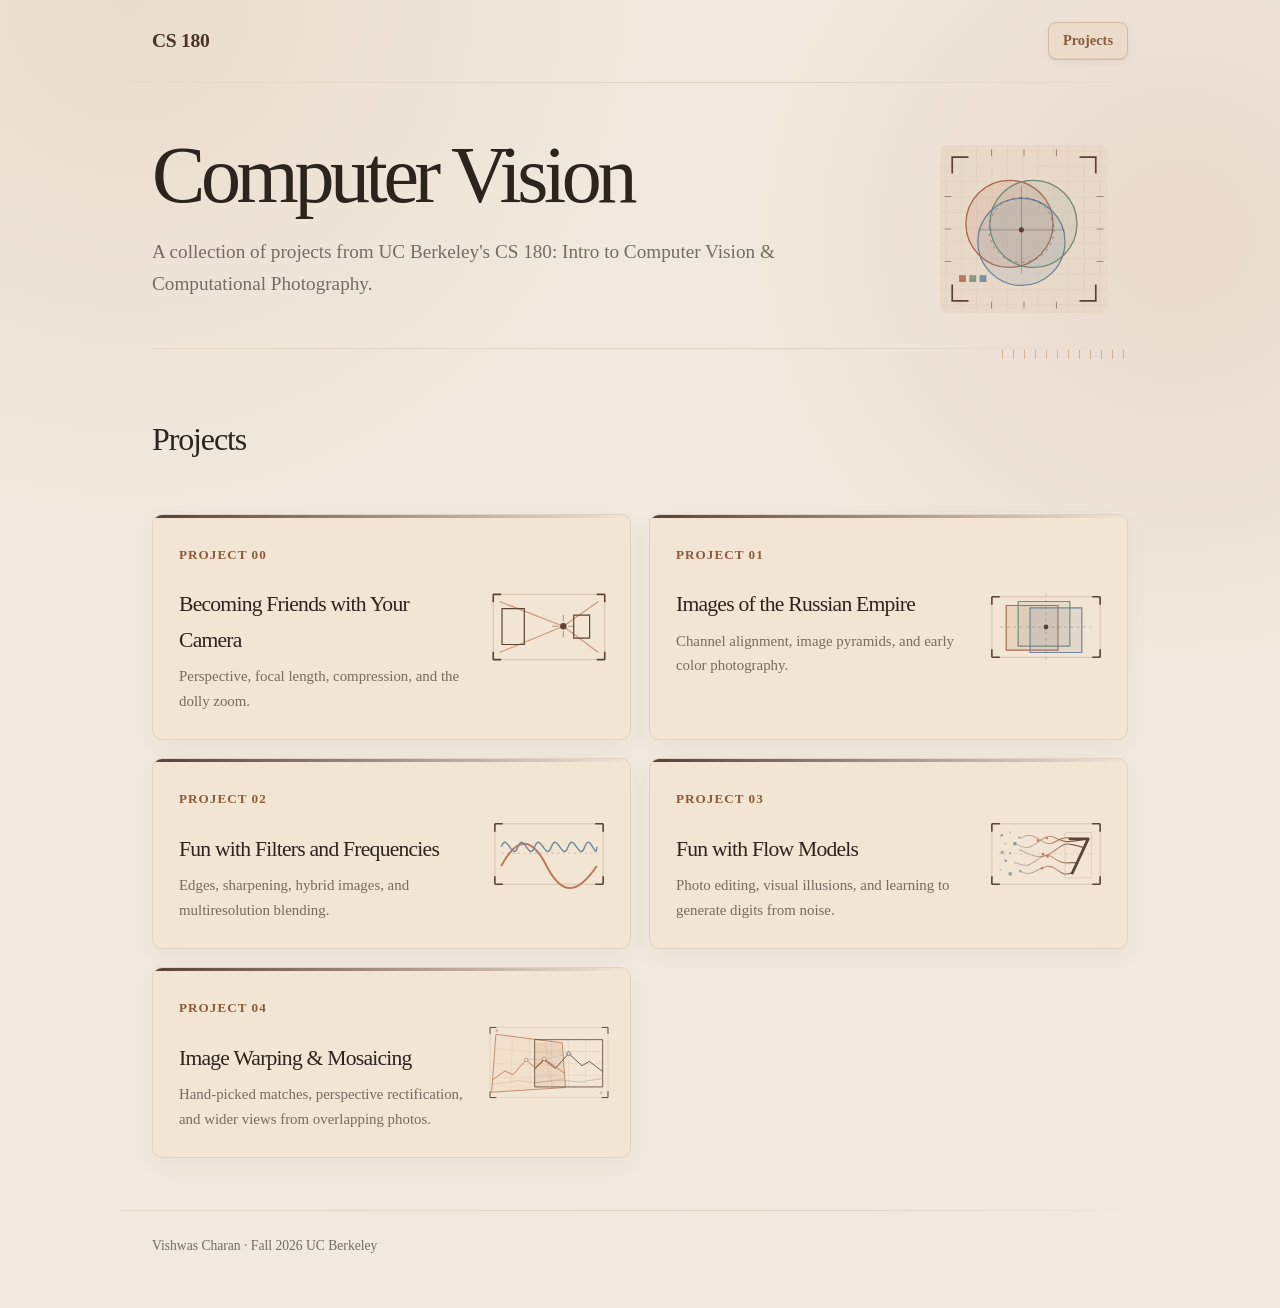
<file: index.html>
<!DOCTYPE html>
<html lang="en">
<head>
    <meta charset="UTF-8">
    <meta name="viewport" content="width=device-width, initial-scale=1.0">

    <title>CS 180 | Portfolio</title>

    <link rel="stylesheet" href="/style.css">
</head>

<body>

<nav>
    <a class="nav-title" href="/">CS 180</a>

    <div class="nav-links">
        <a href="/">Projects</a>
    </div>
</nav>

<main>

    <header>
        <h1>Computer Vision</h1>

        <p class="subtitle">
            A collection of projects from UC Berkeley's CS 180:
            Intro to Computer Vision & Computational Photography.
        </p>

    </header>

    <div class="divider"></div>

    <section>
        <h2>Projects</h2>

        <div class="projects">

            <a class="project-card" href="/proj0/">
                <span class="project-number">Project 00</span>

                <h2>Becoming Friends with Your Camera</h2>

                <p>
                    Perspective, focal length, compression,
                    and the dolly zoom.
                </p>
            </a>

            <a class="project-card" href="/proj1/">
                <span class="project-number">Project 01</span>

                <h2>Images of the Russian Empire</h2>

                <p>
                    Channel alignment, image pyramids, and early color photography.
                </p>
            </a>

            <a class="project-card" href="/proj2/">
                <span class="project-number">Project 02</span>

                <h2>Fun with Filters and Frequencies</h2>

                <p>
                    Edges, sharpening, hybrid images, and multiresolution blending.
                </p>
            </a>

            <a class="project-card" href="/proj3/">
                <span class="project-number">Project 03</span>
                <h2>Fun with Flow Models</h2>
                <p>Photo editing, visual illusions, and learning to generate digits from noise.</p>
            </a>

            <a class="project-card" href="/proj4/">
                <span class="project-number">Project 04</span>
                <h2>Image Warping &amp; Mosaicing</h2>
                <p>Hand-picked matches, perspective rectification, and wider views from overlapping photos.</p>
            </a>

        </div>
    </section>

</main>

<footer class="site-footer">
    <span>Vishwas Charan · Fall 2026 UC Berkeley</span>
</footer>

</body>
</html>
</file>
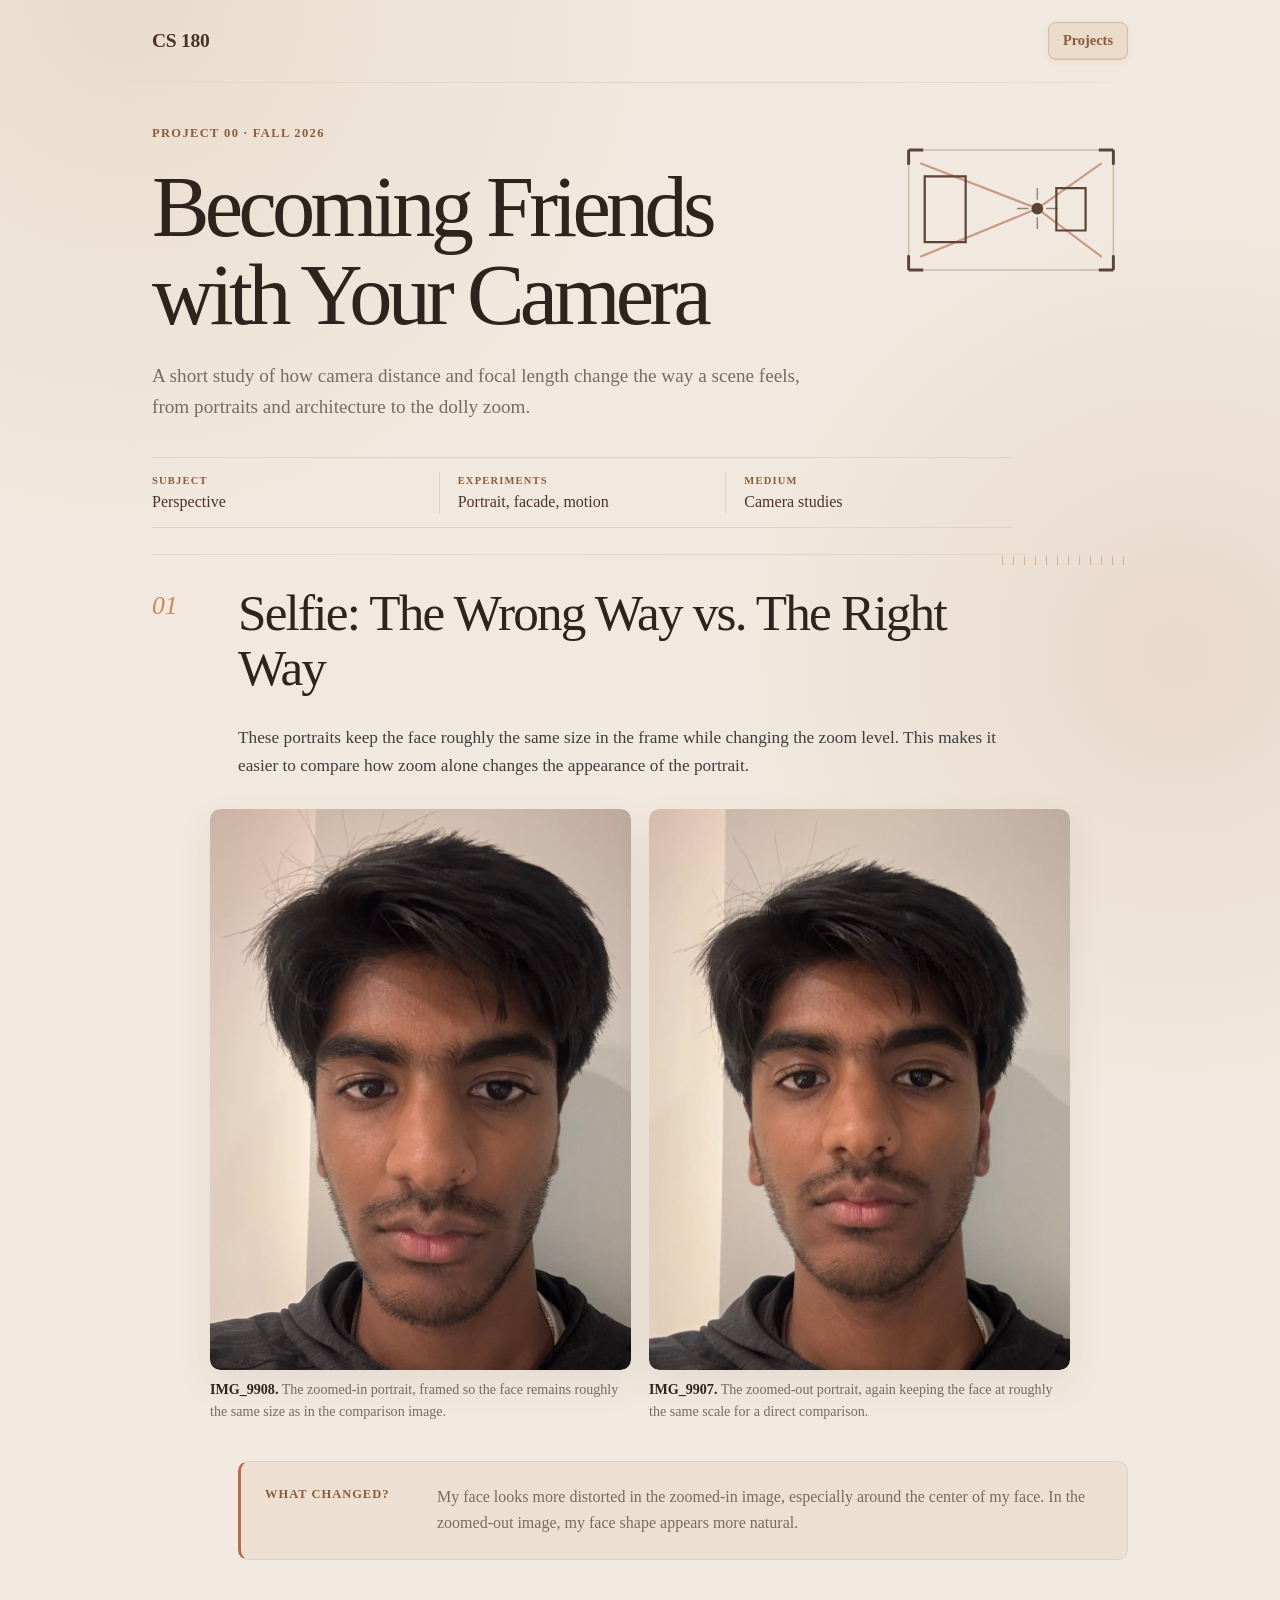
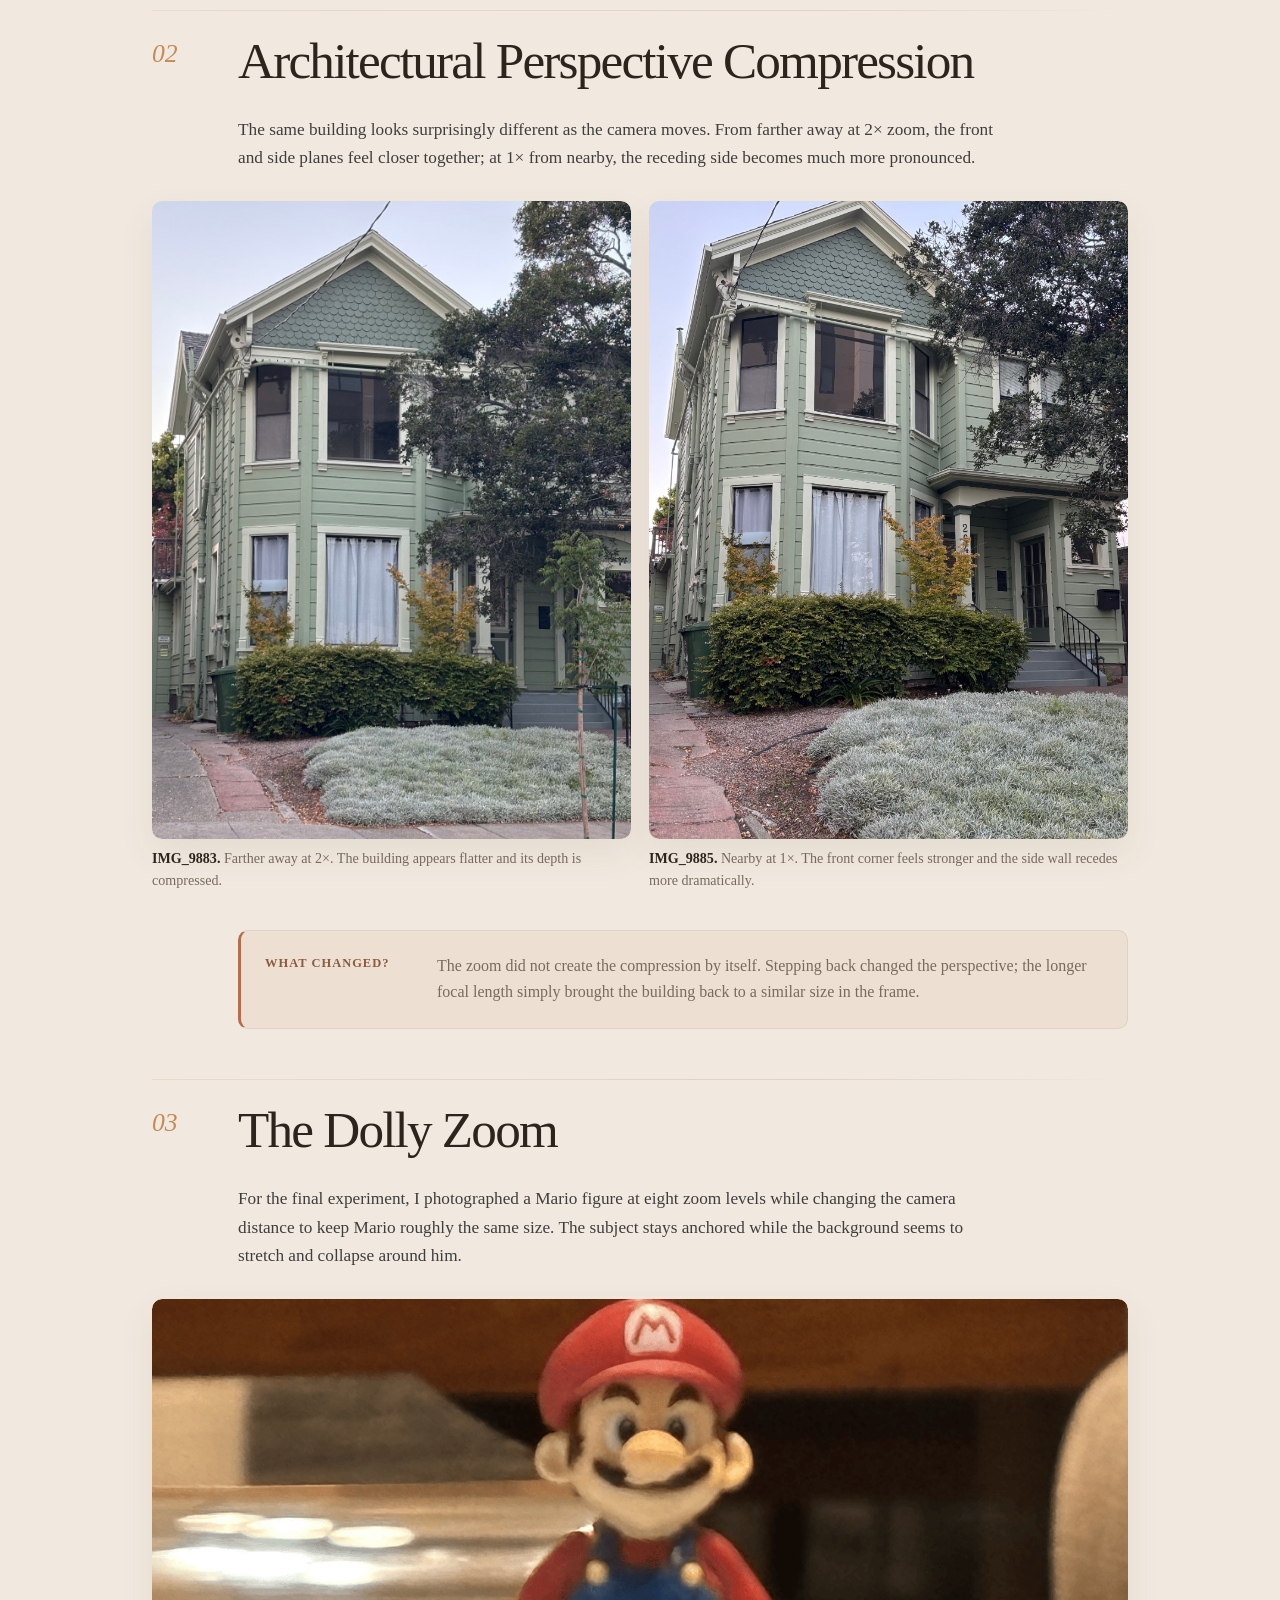
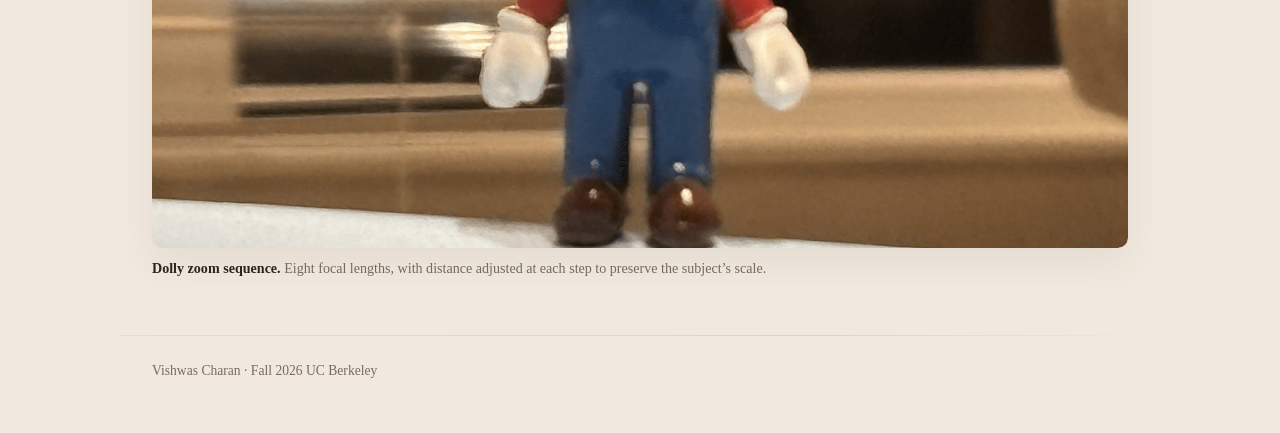
<file: proj0/index.html>
<!DOCTYPE html>
<html lang="en">
<head>
    <meta charset="UTF-8">
    <meta name="viewport" content="width=device-width, initial-scale=1.0">
    <meta name="description" content="CS 180 Project 0: an exploration of perspective, focal length, compression, and the dolly zoom.">
    <title>Project 0 | Becoming Friends with Your Camera</title>
    <link rel="stylesheet" href="/style.css">
</head>
<body>
<nav aria-label="Primary navigation">
    <a class="nav-title" href="../">CS 180</a>
    <div class="nav-links"><a href="../">Projects</a></div>
</nav>

<main class="project-page proj0-page">
    <header class="project-hero">
        <span class="project-kicker">Project 00 · Fall 2026</span>
        <h1>Becoming Friends<br>with Your Camera</h1>
        <p class="subtitle">A short study of how camera distance and focal length change the way a scene feels, from portraits and architecture to the dolly zoom.</p>
        <dl class="field-record" aria-label="Project details">
            <div><dt>Subject</dt><dd>Perspective</dd></div>
            <div><dt>Experiments</dt><dd>Portrait, facade, motion</dd></div>
            <div><dt>Medium</dt><dd>Camera studies</dd></div>
        </dl>
    </header>

    <div class="divider"></div>

    <section class="project-section" id="selfie">
        <div class="section-heading">
            <span class="section-number">01</span>
            <h2>Selfie: The Wrong Way vs. The Right Way</h2>
        </div>
        <p class="section-intro">These portraits keep the face roughly the same size in the frame while changing the zoom level. This makes it easier to compare how zoom alone changes the appearance of the portrait.</p>
        <div class="image-grid portrait-grid">
            <figure>
                <div class="image-frame"><img src="/proj0/media/IMG_9908.jpg" alt="Portrait photographed while zoomed in, with the face kept roughly the same size" loading="eager"><span class="image-label">Zoomed in</span></div>
                <figcaption><strong>IMG_9908.</strong> The zoomed-in portrait, framed so the face remains roughly the same size as in the comparison image.</figcaption>
            </figure>
            <figure>
                <div class="image-frame"><img src="/proj0/media/IMG_9907.jpg" alt="Portrait photographed while zoomed out, with the face kept roughly the same size" loading="eager"><span class="image-label">Zoomed out</span></div>
                <figcaption><strong>IMG_9907.</strong> The zoomed-out portrait, again keeping the face at roughly the same scale for a direct comparison.</figcaption>
            </figure>
        </div>
        <aside class="observation"><span>What changed?</span><p>My face looks more distorted in the zoomed-in image, especially around the center of my face. In the zoomed-out image, my face shape appears more natural.</p></aside>
    </section>

    <section class="project-section" id="architecture">
        <div class="section-heading">
            <span class="section-number">02</span>
            <h2>Architectural Perspective Compression</h2>
        </div>
        <p class="section-intro">The same building looks surprisingly different as the camera moves. From farther away at 2× zoom, the front and side planes feel closer together; at 1× from nearby, the receding side becomes much more pronounced.</p>
        <div class="image-grid architecture-grid">
            <figure>
                <div class="image-frame"><img src="/proj0/media/IMG_9883.jpg" alt="A Victorian building photographed from farther away at two-times zoom" loading="lazy"><span class="image-label">2× zoom</span></div>
                <figcaption><strong>IMG_9883.</strong> Farther away at 2×. The building appears flatter and its depth is compressed.</figcaption>
            </figure>
            <figure>
                <div class="image-frame"><img src="/proj0/media/IMG_9885.jpg" alt="The same Victorian building photographed nearby at one-times zoom" loading="lazy"><span class="image-label">1× zoom</span></div>
                <figcaption><strong>IMG_9885.</strong> Nearby at 1×. The front corner feels stronger and the side wall recedes more dramatically.</figcaption>
            </figure>
        </div>
        <aside class="observation"><span>What changed?</span><p>The zoom did not create the compression by itself. Stepping back changed the perspective; the longer focal length simply brought the building back to a similar size in the frame.</p></aside>
    </section>

    <section class="project-section" id="dolly-zoom">
        <div class="section-heading">
            <span class="section-number">03</span>
            <h2>The Dolly Zoom</h2>
        </div>
        <p class="section-intro">For the final experiment, I photographed a Mario figure at eight zoom levels while changing the camera distance to keep Mario roughly the same size. The subject stays anchored while the background seems to stretch and collapse around him.</p>
        <figure class="figure dolly-figure">
            <div class="image-frame wide-frame"><img src="/proj0/media/ezgif.com-gif-maker.gif" alt="Animated dolly zoom sequence of a Mario figure across eight zoom levels" loading="lazy"><span class="image-label">8 frames</span></div>
            <figcaption><strong>Dolly zoom sequence.</strong> Eight focal lengths, with distance adjusted at each step to preserve the subject’s scale.</figcaption>
        </figure>
    </section>

</main>

<footer class="site-footer"><span>Vishwas Charan · Fall 2026 UC Berkeley</span></footer>
</body>
</html>
</file>
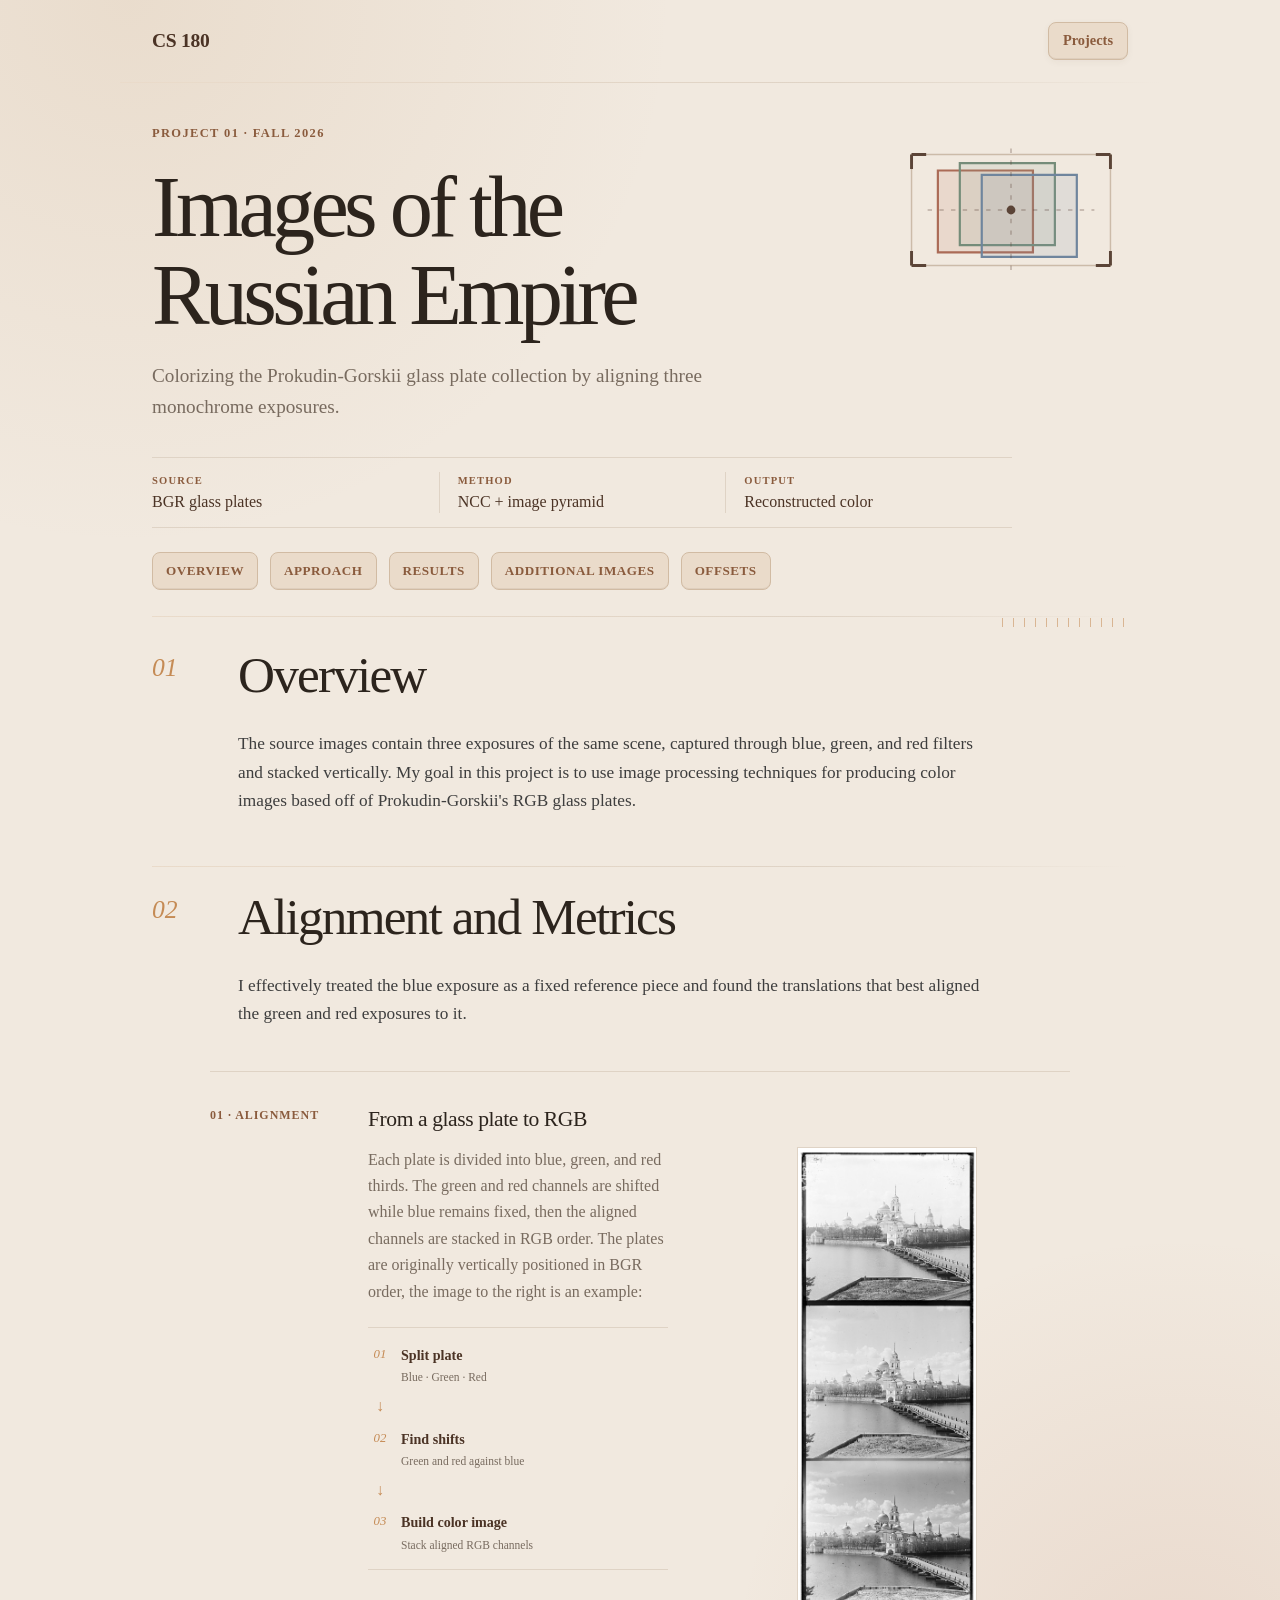
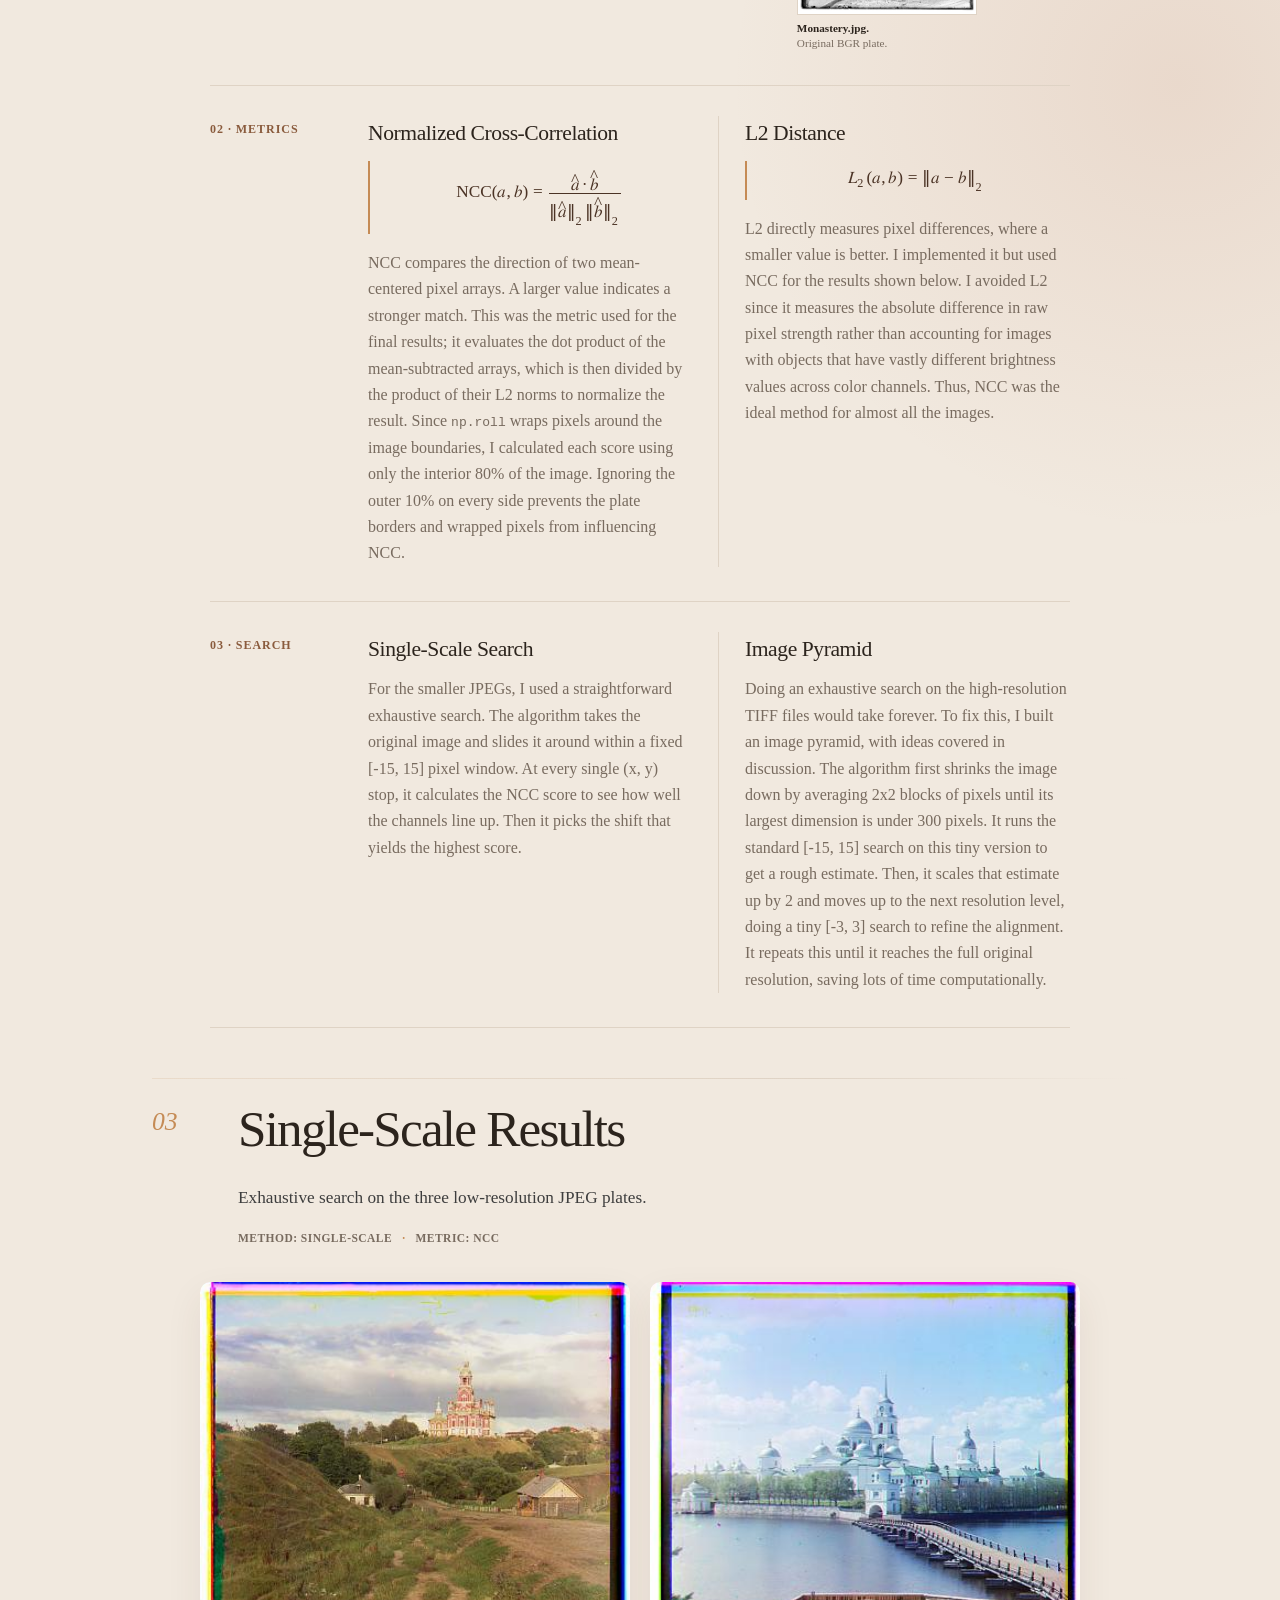
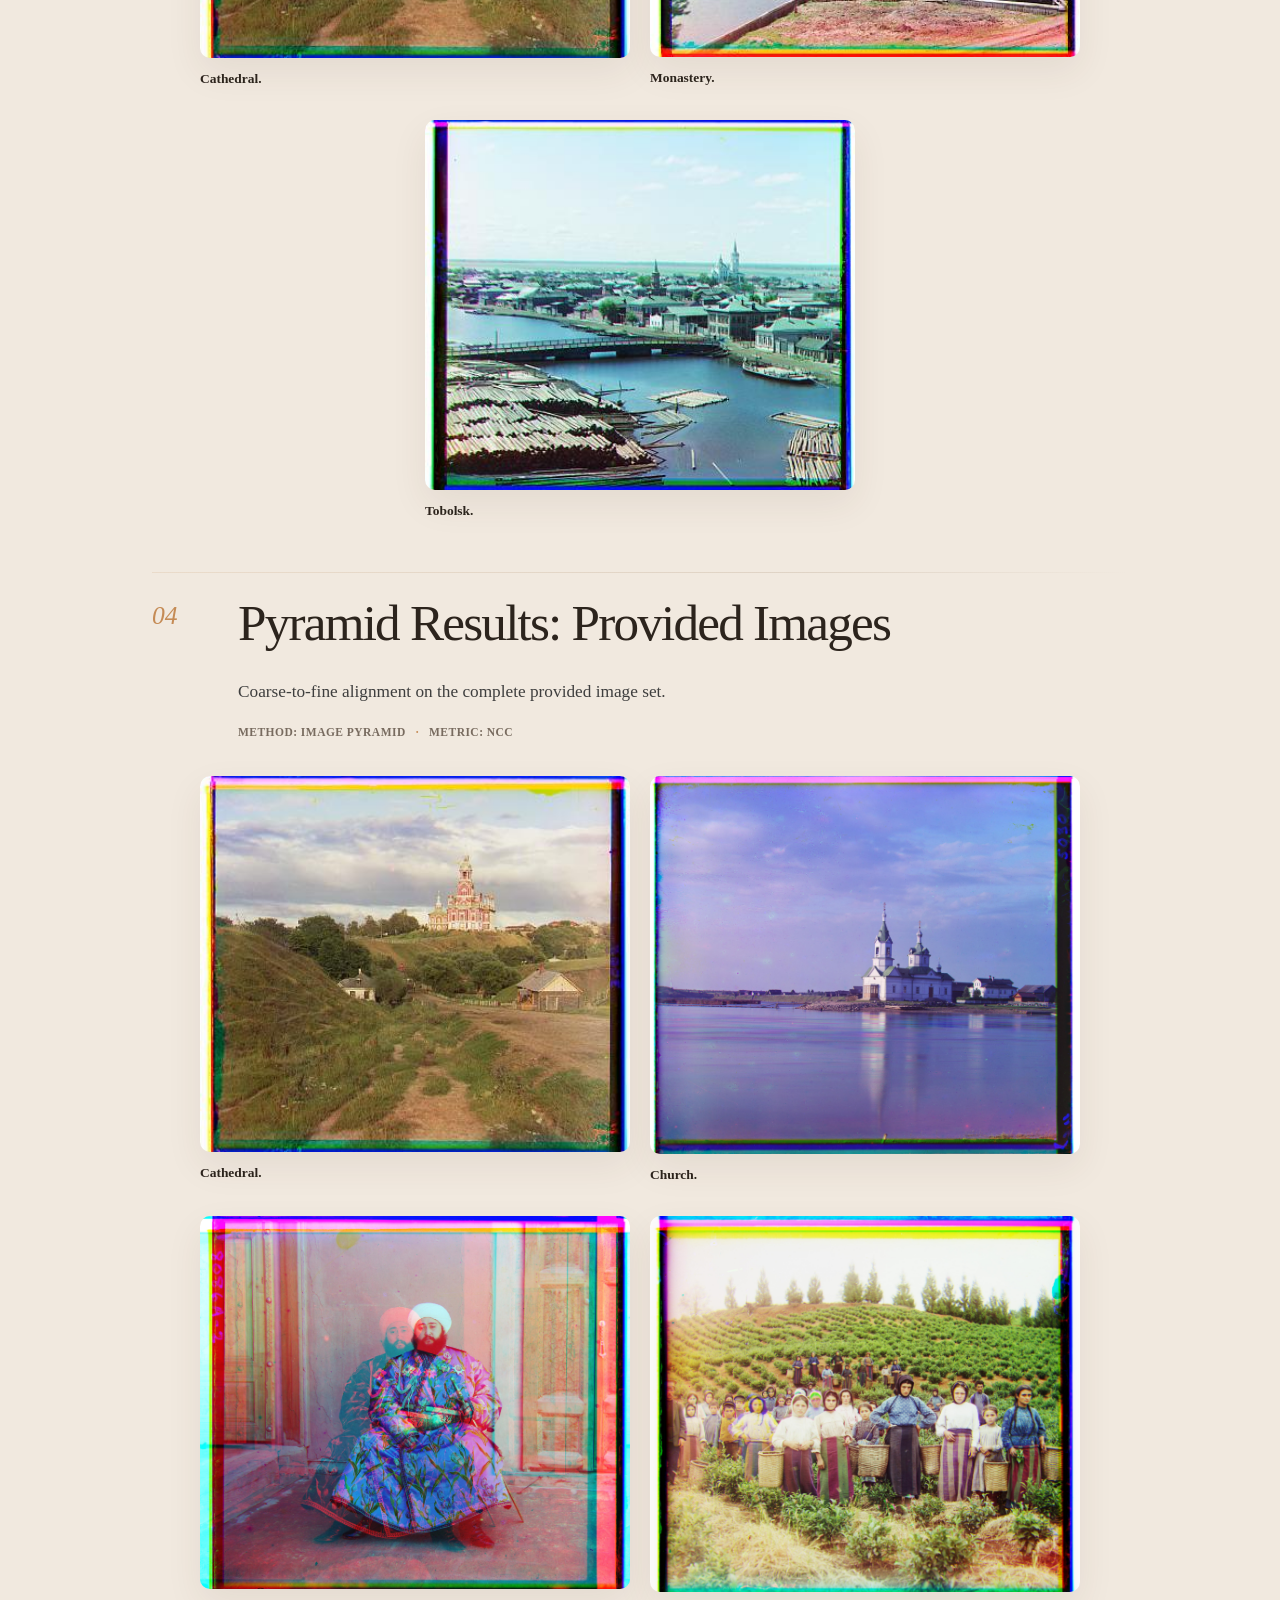
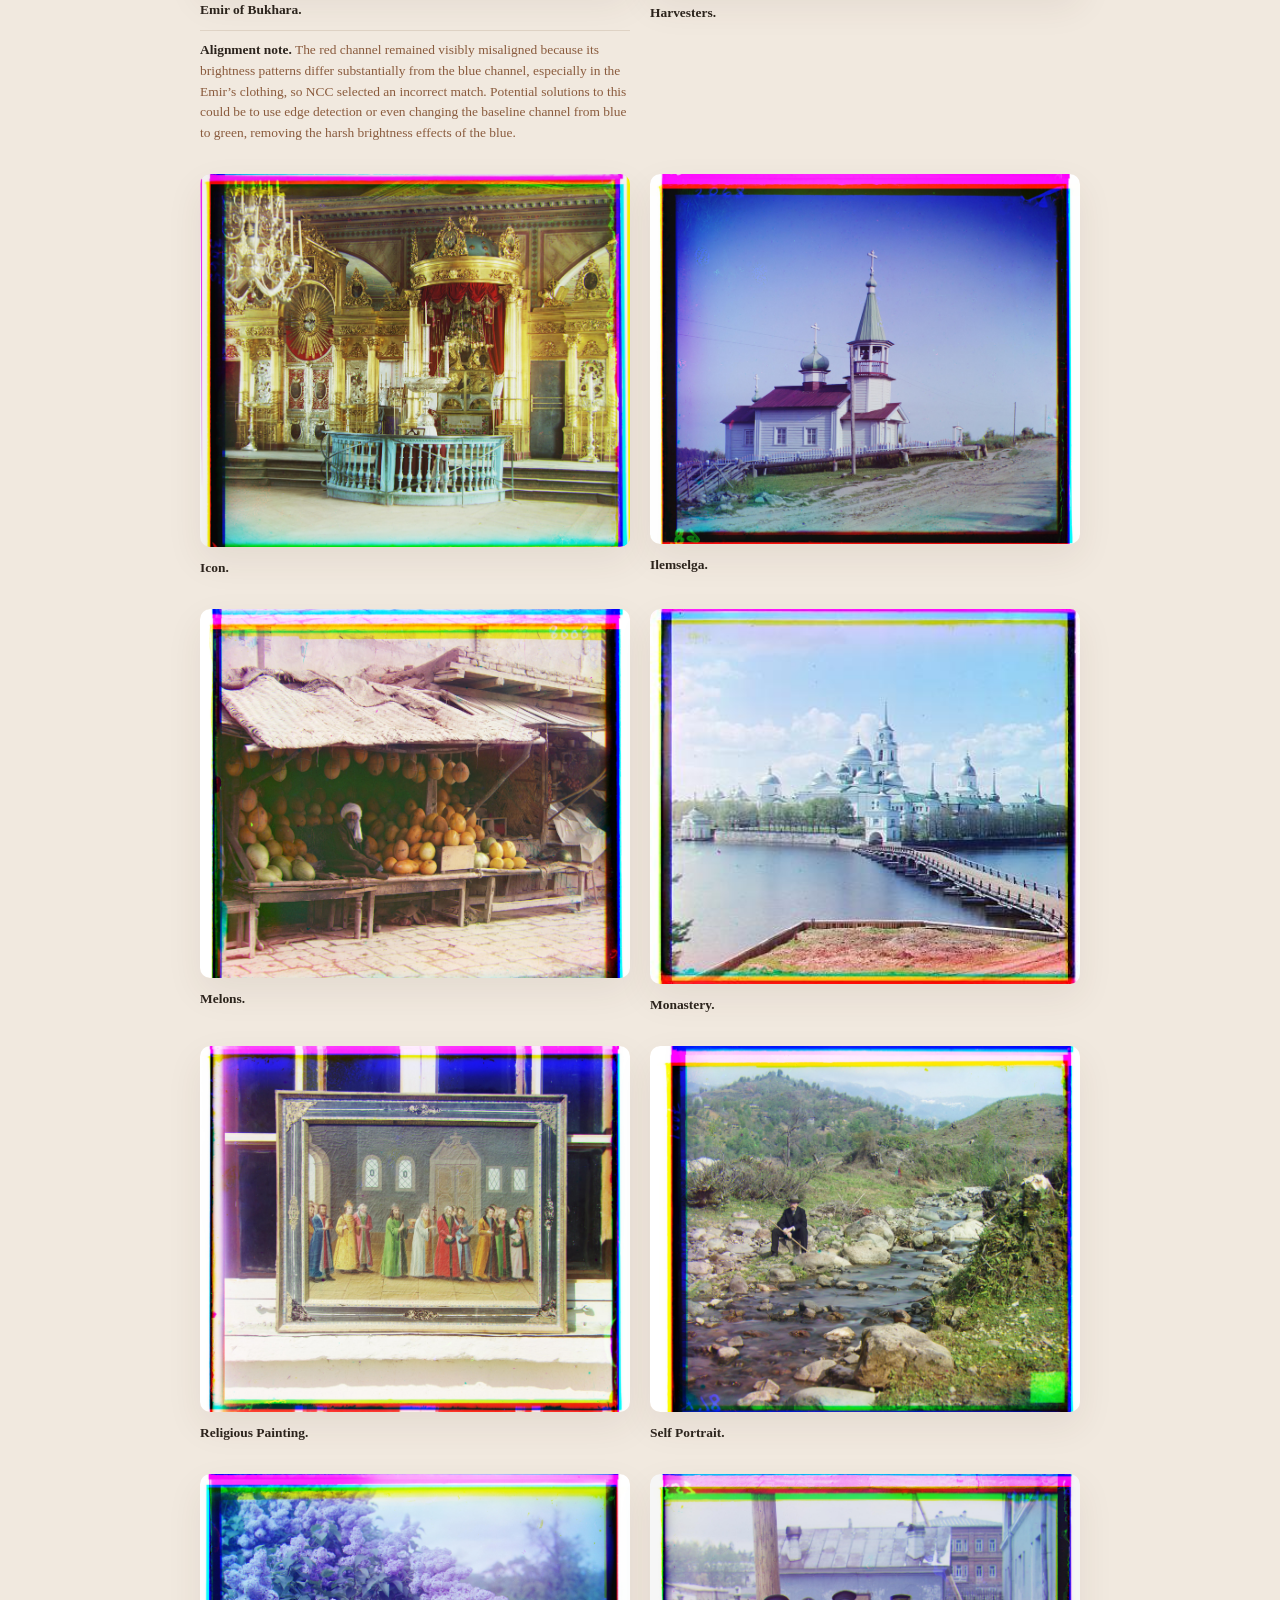
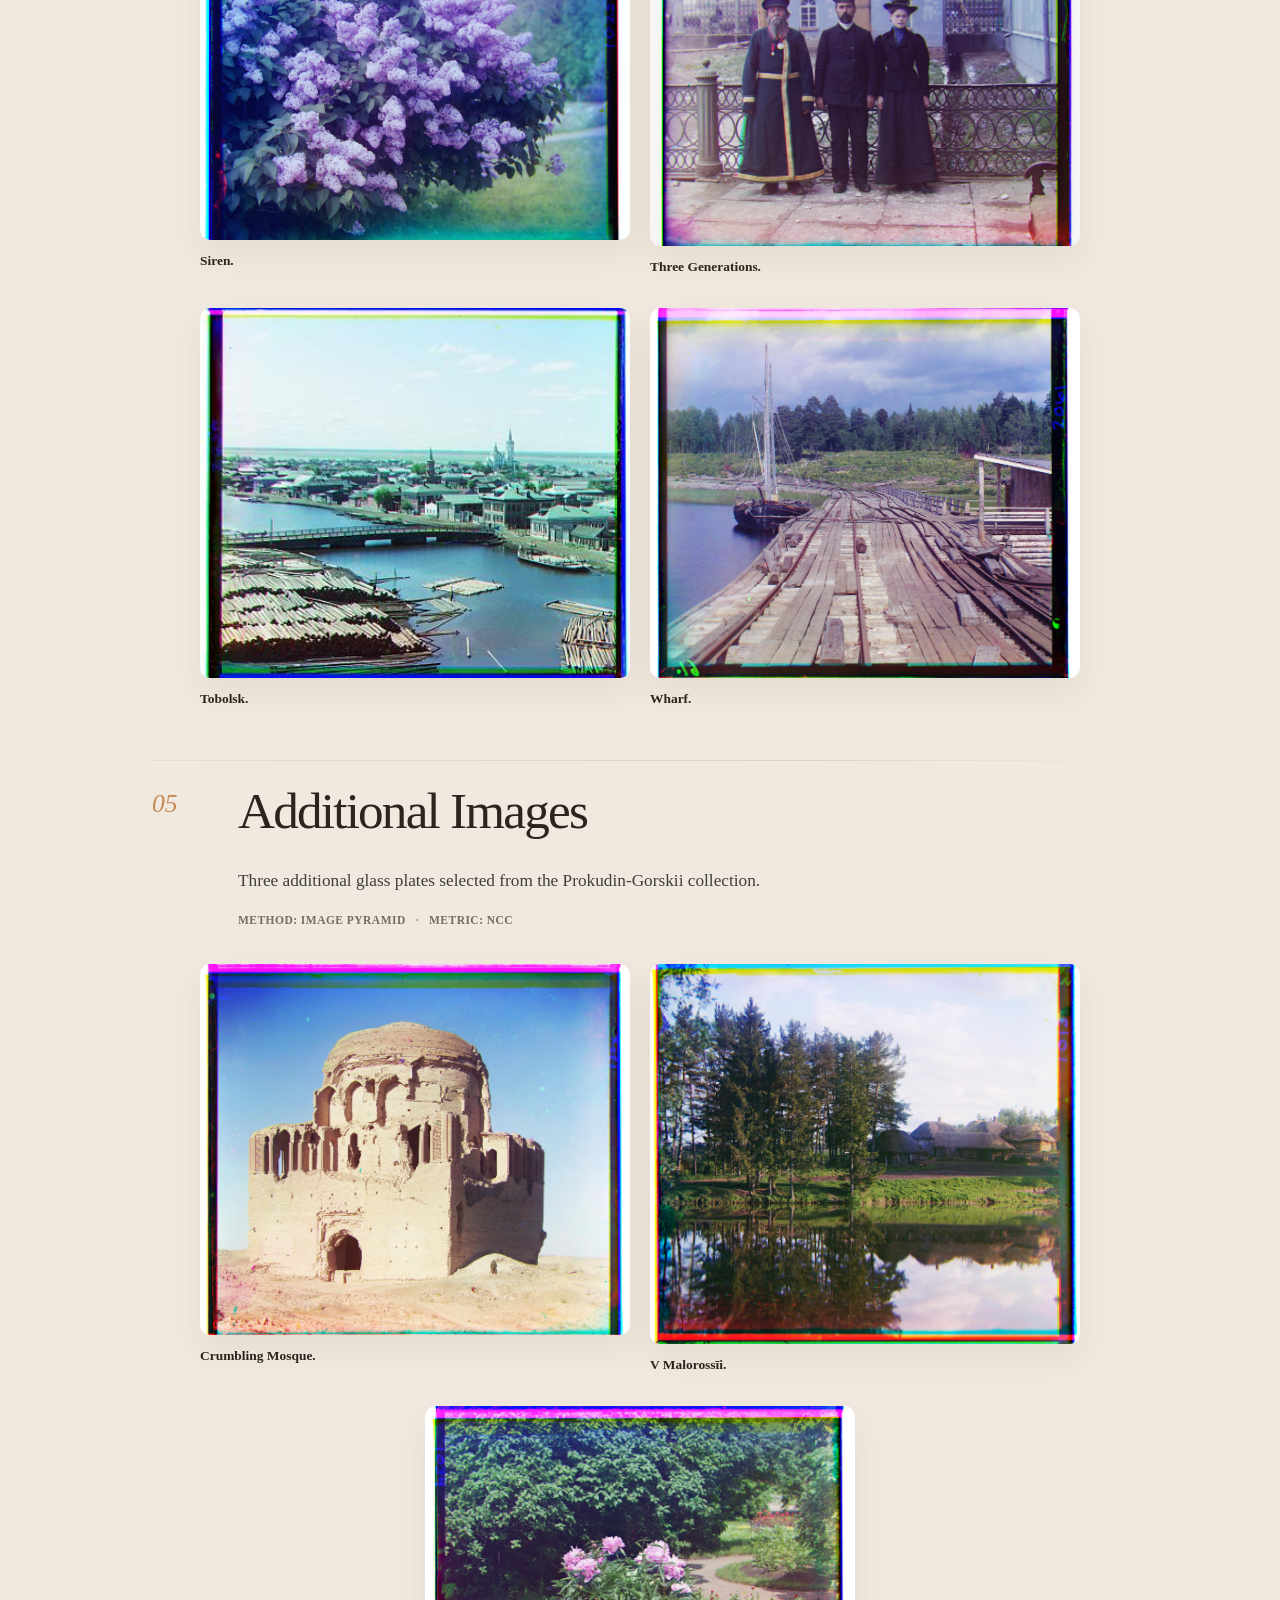
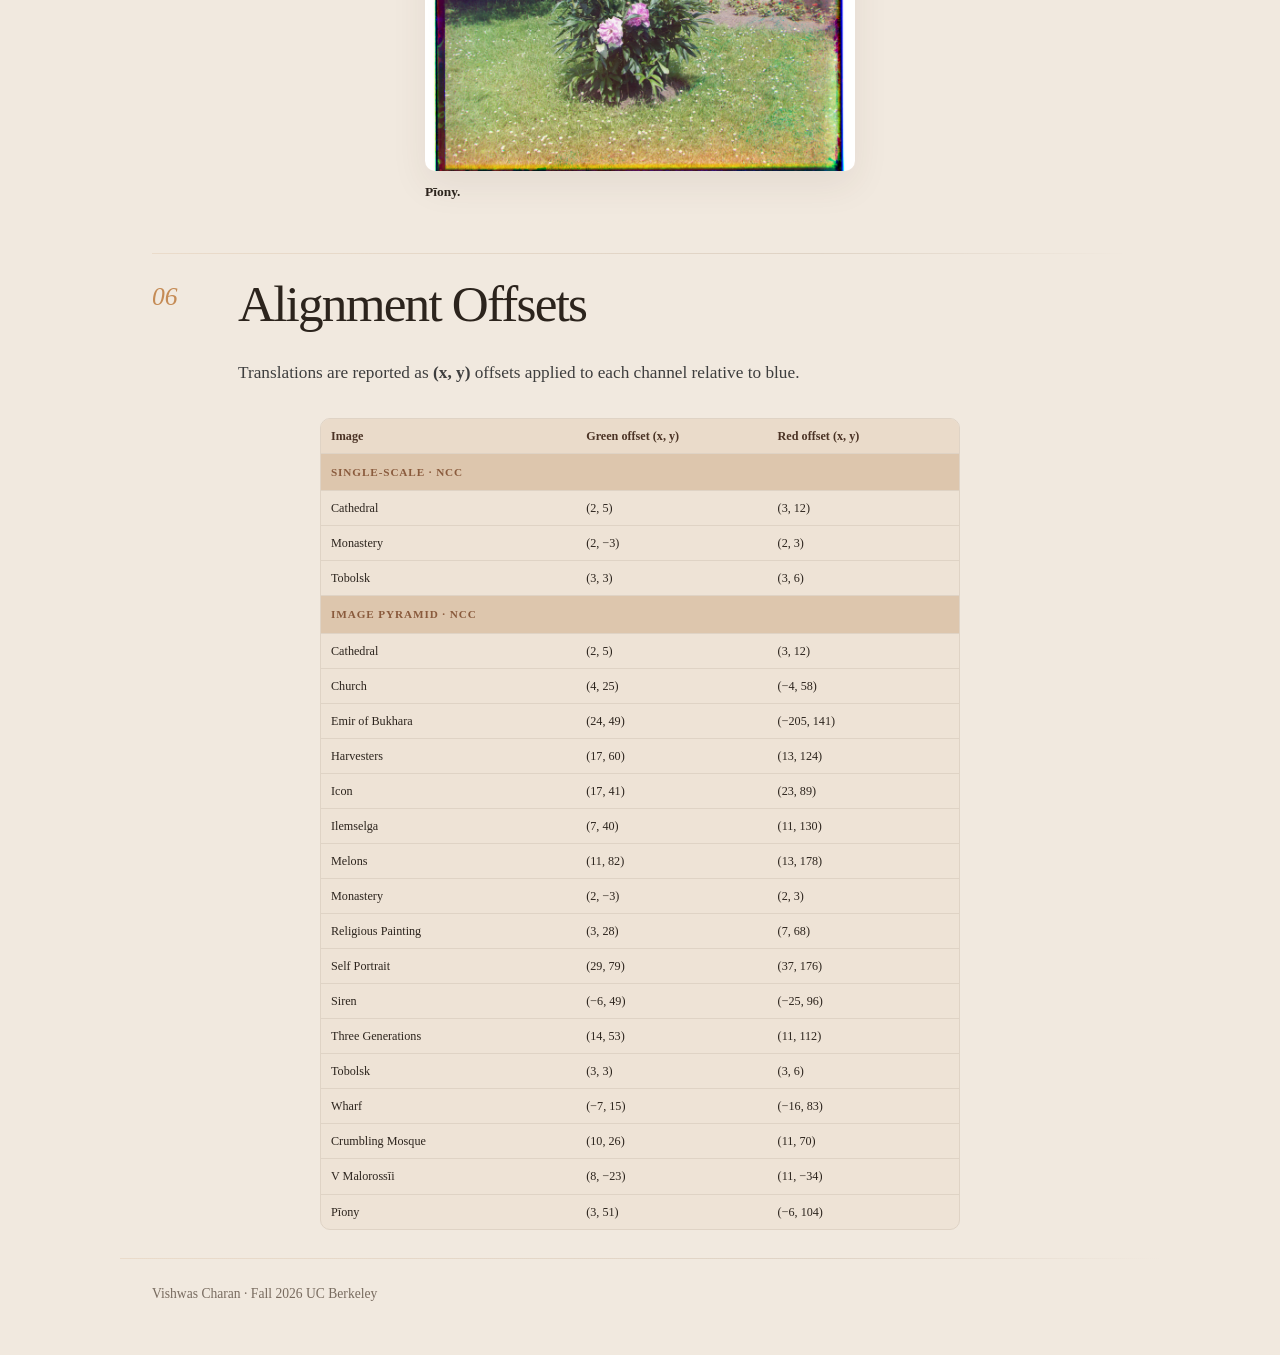
<file: proj1/index.html>
<!DOCTYPE html>
<html lang="en">
<head>
    <meta charset="UTF-8">
    <meta name="viewport" content="width=device-width, initial-scale=1.0">
    <meta name="description" content="Colorizing the Prokudin-Gorskii glass plate collection through image alignment.">
    <title>Project 1 | Images of the Russian Empire</title>
    <link rel="stylesheet" href="/style.css">
</head>
<body>
<nav aria-label="Primary navigation">
    <a class="nav-title" href="../">CS 180</a>
    <div class="nav-links"><a href="../">Projects</a></div>
</nav>

<main class="project-page proj1-page">
    <header class="project-hero">
        <span class="project-kicker">Project 01 · Fall 2026</span>
        <h1>Images of the<br>Russian Empire</h1>
        <p class="subtitle">Colorizing the Prokudin-Gorskii glass plate collection by aligning three monochrome exposures.</p>
        <dl class="field-record" aria-label="Project details">
            <div><dt>Source</dt><dd>BGR glass plates</dd></div>
            <div><dt>Method</dt><dd>NCC + image pyramid</dd></div>
            <div><dt>Output</dt><dd>Reconstructed color</dd></div>
        </dl>
        <div class="project-jump-links" aria-label="Project sections">
            <a href="#overview">Overview</a>
            <a href="#approach">Approach</a>
            <a href="#single-scale">Results</a>
            <a href="#additional-results">Additional Images</a>
            <a href="#offsets">Offsets</a>
        </div>
    </header>

    <div class="divider"></div>

    <section class="project-section" id="overview">
        <div class="section-heading">
            <span class="section-number">01</span>
            <h2>Overview</h2>
        </div>
        <p class="section-intro">The source images contain three exposures of the same scene, captured through blue, green, and red filters and stacked vertically. My goal in this project is to use image processing techniques for producing color images based off of Prokudin-Gorskii's RGB glass plates.</p>
    </section>

    <section class="project-section" id="approach">
        <div class="section-heading">
            <span class="section-number">02</span>
            <h2>Alignment and Metrics</h2>
        </div>
        <p class="section-intro">I effectively treated the blue exposure as a fixed reference piece and found the translations that best aligned the green and red exposures to it.</p>

        <div class="approach-layout">
            <article class="approach-block">
                <div class="approach-label">01 · Alignment</div>
                <div class="approach-copy">
                    <h3>From a glass plate to RGB</h3>
                    <div class="alignment-intro">
                        <div class="alignment-copy-column">
                            <p>Each plate is divided into blue, green, and red thirds. The green and red channels are shifted while blue remains fixed, then the aligned channels are stacked in RGB order. The plates are originally vertically positioned in BGR order, the image to the right is an example:</p>
                            <div class="process-line" aria-label="Alignment process">
                                <div class="process-step"><span class="process-number">01</span><span><strong>Split plate</strong><small>Blue · Green · Red</small></span></div>
                                <span class="process-arrow" aria-hidden="true">↓</span>
                                <div class="process-step"><span class="process-number">02</span><span><strong>Find shifts</strong><small>Green and red against blue</small></span></div>
                                <span class="process-arrow" aria-hidden="true">↓</span>
                                <div class="process-step"><span class="process-number">03</span><span><strong>Build color image</strong><small>Stack aligned RGB channels</small></span></div>
                            </div>
                        </div>
                        <figure class="alignment-example">
                            <img src="/proj1/media/monastery_plate.jpg" alt="Original Monastery glass plate with the blue, green, and red exposures stacked vertically">
                            <figcaption><strong>Monastery.jpg.</strong><br>Original BGR plate.</figcaption>
                        </figure>
                    </div>
                </div>
            </article>

            <article class="approach-block">
                <div class="approach-label">02 · Metrics</div>
                <div class="approach-copy">
                    <div class="metric-pair">
                        <div class="metric-definition">
                            <h3>Normalized Cross-Correlation</h3>
                            <div class="formula">
                                <math display="block" aria-label="NCC of a and b equals the dot product of mean-centered a and b divided by the product of their L2 norms">
                                    <mrow>
                                        <mi mathvariant="normal">NCC</mi><mo>(</mo><mi>a</mi><mo>,</mo><mi>b</mi><mo>)</mo><mo>=</mo>
                                        <mfrac>
                                            <mrow><mover accent="true"><mi>a</mi><mo>^</mo></mover><mo>·</mo><mover accent="true"><mi>b</mi><mo>^</mo></mover></mrow>
                                            <mrow><msub><mrow><mo>‖</mo><mover accent="true"><mi>a</mi><mo>^</mo></mover><mo>‖</mo></mrow><mn>2</mn></msub><msub><mrow><mo>‖</mo><mover accent="true"><mi>b</mi><mo>^</mo></mover><mo>‖</mo></mrow><mn>2</mn></msub></mrow>
                                        </mfrac>
                                    </mrow>
                                </math>
                            </div>
                            <p>NCC compares the direction of two mean-centered pixel arrays. A larger value indicates a stronger match. This was the metric used for the final results; it evaluates the dot product of the mean-subtracted arrays, which is then divided by the product of their L2 norms to normalize the result. Since <code>np.roll</code> wraps pixels around the image boundaries, I calculated each score using only the interior 80% of the image. Ignoring the outer 10% on every side prevents the plate borders and wrapped pixels from influencing NCC.</p>
                        </div>
                        <div class="metric-definition">
                            <h3>L2 Distance</h3>
                            <div class="formula">
                                <math display="block" aria-label="L2 distance between a and b equals the L2 norm of a minus b">
                                    <mrow><msub><mi>L</mi><mn>2</mn></msub><mo>(</mo><mi>a</mi><mo>,</mo><mi>b</mi><mo>)</mo><mo>=</mo><msub><mrow><mo>‖</mo><mi>a</mi><mo>−</mo><mi>b</mi><mo>‖</mo></mrow><mn>2</mn></msub></mrow>
                                </math>
                            </div>
                            <p>L2 directly measures pixel differences, where a smaller value is better. I implemented it but used NCC for the results shown below. I avoided L2 since it measures the absolute difference in raw pixel strength rather than accounting for images with objects that have vastly different brightness values across color channels. Thus, NCC was the ideal method for almost all the images.</p>
                        </div>
                    </div>
                </div>
            </article>

            <article class="approach-block">
                <div class="approach-label">03 · Search</div>
                <div class="approach-copy search-comparison">
                    <div>
                        <h3>Single-Scale Search</h3>
                        <p>For the smaller JPEGs, I used a straightforward exhaustive search. The algorithm takes the original image and slides it around within a fixed [-15, 15] pixel window. At every single (x, y) stop, it calculates the NCC score to see how well the channels line up. Then it picks the shift that yields the highest score.</p>
                    </div>
                    <div>
                        <h3>Image Pyramid</h3>
                        <p>Doing an exhaustive search on the high-resolution TIFF files would take forever. To fix this, I built an image pyramid, with ideas covered in discussion. The algorithm first shrinks the image down by averaging 2x2 blocks of pixels until its largest dimension is under 300 pixels. It runs the standard [-15, 15] search on this tiny version to get a rough estimate. Then, it scales that estimate up by 2 and moves up to the next resolution level, doing a tiny [-3, 3] search to refine the alignment. It repeats this until it reaches the full original resolution, saving lots of time computationally.</p>
                    </div>
                </div>
            </article>
        </div>
    </section>

    <section class="project-section" id="single-scale">
        <div class="section-heading">
            <span class="section-number">03</span>
            <h2>Single-Scale Results</h2>
        </div>
        <p class="section-intro">Exhaustive search on the three low-resolution JPEG plates.</p>
        <div class="section-meta"><span>Method: single-scale</span><span>Metric: NCC</span></div>

        <div class="result-grid">
            <figure><div class="image-frame"><img src="/proj1/media/cathedral_single_ncc.jpg" alt="Cathedral single-scale result" loading="eager"><span class="image-label">Single · NCC</span></div><figcaption><strong>Cathedral.</strong></figcaption></figure>
            <figure><div class="image-frame"><img src="/proj1/media/monastery_single_ncc.jpg" alt="Monastery single-scale result" loading="lazy"><span class="image-label">Single · NCC</span></div><figcaption><strong>Monastery.</strong></figcaption></figure>
            <figure><div class="image-frame"><img src="/proj1/media/tobolsk_single_ncc.jpg" alt="Tobolsk single-scale result" loading="lazy"><span class="image-label">Single · NCC</span></div><figcaption><strong>Tobolsk.</strong></figcaption></figure>
        </div>
    </section>

    <section class="project-section" id="provided-results">
        <div class="section-heading">
            <span class="section-number">04</span>
            <h2>Pyramid Results: Provided Images</h2>
        </div>
        <p class="section-intro">Coarse-to-fine alignment on the complete provided image set.</p>
        <div class="section-meta"><span>Method: image pyramid</span><span>Metric: NCC</span></div>

        <div class="result-grid">
            <figure><div class="image-frame"><img src="/proj1/media/cathedral_pyramid_ncc.jpg" alt="Cathedral pyramid result" loading="lazy"><span class="image-label">Pyramid · NCC</span></div><figcaption><strong>Cathedral.</strong></figcaption></figure>
            <figure><div class="image-frame"><img src="/proj1/media/church_pyramid_ncc.jpg" alt="Church pyramid result" loading="lazy"><span class="image-label">Pyramid · NCC</span></div><figcaption><strong>Church.</strong></figcaption></figure>
            <figure class="emir-result"><div class="image-frame"><img src="/proj1/media/emir_pyramid_ncc.jpg" alt="Emir pyramid result" loading="lazy"><span class="image-label">Pyramid · NCC</span></div><figcaption><strong>Emir of Bukhara.</strong><span class="result-note"><strong>Alignment note.</strong> The red channel remained visibly misaligned because its brightness patterns differ substantially from the blue channel, especially in the Emir’s clothing, so NCC selected an incorrect match. Potential solutions to this could be to use edge detection or even changing the baseline channel from blue to green, removing the harsh brightness effects of the blue.</span></figcaption></figure>
            <figure><div class="image-frame"><img src="/proj1/media/harvesters_pyramid_ncc.jpg" alt="Harvesters pyramid result" loading="lazy"><span class="image-label">Pyramid · NCC</span></div><figcaption><strong>Harvesters.</strong></figcaption></figure>
            <figure><div class="image-frame"><img src="/proj1/media/icon_pyramid_ncc.jpg" alt="Icon pyramid result" loading="lazy"><span class="image-label">Pyramid · NCC</span></div><figcaption><strong>Icon.</strong></figcaption></figure>
            <figure><div class="image-frame"><img src="/proj1/media/ilemselga_pyramid_ncc.jpg" alt="Ilemselga pyramid result" loading="lazy"><span class="image-label">Pyramid · NCC</span></div><figcaption><strong>Ilemselga.</strong></figcaption></figure>
            <figure><div class="image-frame"><img src="/proj1/media/melons_pyramid_ncc.jpg" alt="Melons pyramid result" loading="lazy"><span class="image-label">Pyramid · NCC</span></div><figcaption><strong>Melons.</strong></figcaption></figure>
            <figure><div class="image-frame"><img src="/proj1/media/monastery_pyramid_ncc.jpg" alt="Monastery pyramid result" loading="lazy"><span class="image-label">Pyramid · NCC</span></div><figcaption><strong>Monastery.</strong></figcaption></figure>
            <figure><div class="image-frame"><img src="/proj1/media/religous_painting_pyramid_ncc.jpg" alt="Religious painting pyramid result" loading="lazy"><span class="image-label">Pyramid · NCC</span></div><figcaption><strong>Religious Painting.</strong></figcaption></figure>
            <figure><div class="image-frame"><img src="/proj1/media/self_portrait_pyramid_ncc.jpg" alt="Self portrait pyramid result" loading="lazy"><span class="image-label">Pyramid · NCC</span></div><figcaption><strong>Self Portrait.</strong></figcaption></figure>
            <figure><div class="image-frame"><img src="/proj1/media/siren_pyramid_ncc.jpg" alt="Siren pyramid result" loading="lazy"><span class="image-label">Pyramid · NCC</span></div><figcaption><strong>Siren.</strong></figcaption></figure>
            <figure><div class="image-frame"><img src="/proj1/media/three_generations_pyramid_ncc.jpg" alt="Three generations pyramid result" loading="lazy"><span class="image-label">Pyramid · NCC</span></div><figcaption><strong>Three Generations.</strong></figcaption></figure>
            <figure><div class="image-frame"><img src="/proj1/media/tobolsk_pyramid_ncc.jpg" alt="Tobolsk pyramid result" loading="lazy"><span class="image-label">Pyramid · NCC</span></div><figcaption><strong>Tobolsk.</strong></figcaption></figure>
            <figure><div class="image-frame"><img src="/proj1/media/wharf_pyramid_ncc.jpg" alt="Wharf pyramid result" loading="lazy"><span class="image-label">Pyramid · NCC</span></div><figcaption><strong>Wharf.</strong></figcaption></figure>
        </div>

    </section>

    <section class="project-section" id="additional-results">
        <div class="section-heading">
            <span class="section-number">05</span>
            <h2>Additional Images</h2>
        </div>
        <p class="section-intro">Three additional glass plates selected from the Prokudin-Gorskii collection.</p>
        <div class="section-meta"><span>Method: image pyramid</span><span>Metric: NCC</span></div>

        <div class="result-grid">
            <figure><div class="image-frame"><img src="/proj1/media/master-pnp-prok-00100-00110u_pyramid_ncc.jpg" alt="Crumbling Mosque" loading="lazy"><span class="image-label">Pyramid · NCC</span></div><figcaption><strong>Crumbling Mosque.</strong></figcaption></figure>
            <figure><div class="image-frame"><img src="/proj1/media/master-pnp-prok-00100-00163u_pyramid_ncc.jpg" alt="V Malorossii" loading="lazy"><span class="image-label">Pyramid · NCC</span></div><figcaption><strong>V Malorossīi.</strong></figcaption></figure>
            <figure><div class="image-frame"><img src="/proj1/media/master-pnp-prok-00100-00174u_pyramid_ncc.jpg" alt="Piony" loading="lazy"><span class="image-label">Pyramid · NCC</span></div><figcaption><strong>Pīony.</strong></figcaption></figure>
        </div>
    </section>

    <section class="project-section" id="offsets">
        <div class="section-heading">
            <span class="section-number">06</span>
            <h2>Alignment Offsets</h2>
        </div>
        <p class="section-intro">Translations are reported as <strong>(x, y)</strong> offsets applied to each channel relative to blue.</p>

        <div class="table-wrap">
            <table class="offset-table">
                <thead><tr><th>Image</th><th>Green offset (x, y)</th><th>Red offset (x, y)</th></tr></thead>
                <tbody>
                    <tr class="table-group"><th colspan="3">Single-scale · NCC</th></tr>
                    <tr><td>Cathedral</td><td>(2, 5)</td><td>(3, 12)</td></tr>
                    <tr><td>Monastery</td><td>(2, −3)</td><td>(2, 3)</td></tr>
                    <tr><td>Tobolsk</td><td>(3, 3)</td><td>(3, 6)</td></tr>
                    <tr class="table-group"><th colspan="3">Image pyramid · NCC</th></tr>
                    <tr><td>Cathedral</td><td>(2, 5)</td><td>(3, 12)</td></tr>
                    <tr><td>Church</td><td>(4, 25)</td><td>(−4, 58)</td></tr>
                    <tr><td>Emir of Bukhara</td><td>(24, 49)</td><td>(−205, 141)</td></tr>
                    <tr><td>Harvesters</td><td>(17, 60)</td><td>(13, 124)</td></tr>
                    <tr><td>Icon</td><td>(17, 41)</td><td>(23, 89)</td></tr>
                    <tr><td>Ilemselga</td><td>(7, 40)</td><td>(11, 130)</td></tr>
                    <tr><td>Melons</td><td>(11, 82)</td><td>(13, 178)</td></tr>
                    <tr><td>Monastery</td><td>(2, −3)</td><td>(2, 3)</td></tr>
                    <tr><td>Religious Painting</td><td>(3, 28)</td><td>(7, 68)</td></tr>
                    <tr><td>Self Portrait</td><td>(29, 79)</td><td>(37, 176)</td></tr>
                    <tr><td>Siren</td><td>(−6, 49)</td><td>(−25, 96)</td></tr>
                    <tr><td>Three Generations</td><td>(14, 53)</td><td>(11, 112)</td></tr>
                    <tr><td>Tobolsk</td><td>(3, 3)</td><td>(3, 6)</td></tr>
                    <tr><td>Wharf</td><td>(−7, 15)</td><td>(−16, 83)</td></tr>
                    <tr><td>Crumbling Mosque</td><td>(10, 26)</td><td>(11, 70)</td></tr>
                    <tr><td>V Malorossīi</td><td>(8, −23)</td><td>(11, −34)</td></tr>
                    <tr><td>Pīony</td><td>(3, 51)</td><td>(−6, 104)</td></tr>
                </tbody>
            </table>
        </div>
    </section>
</main>

<footer class="site-footer"><span>Vishwas Charan · Fall 2026 UC Berkeley</span></footer>
</body>
</html>
</file>
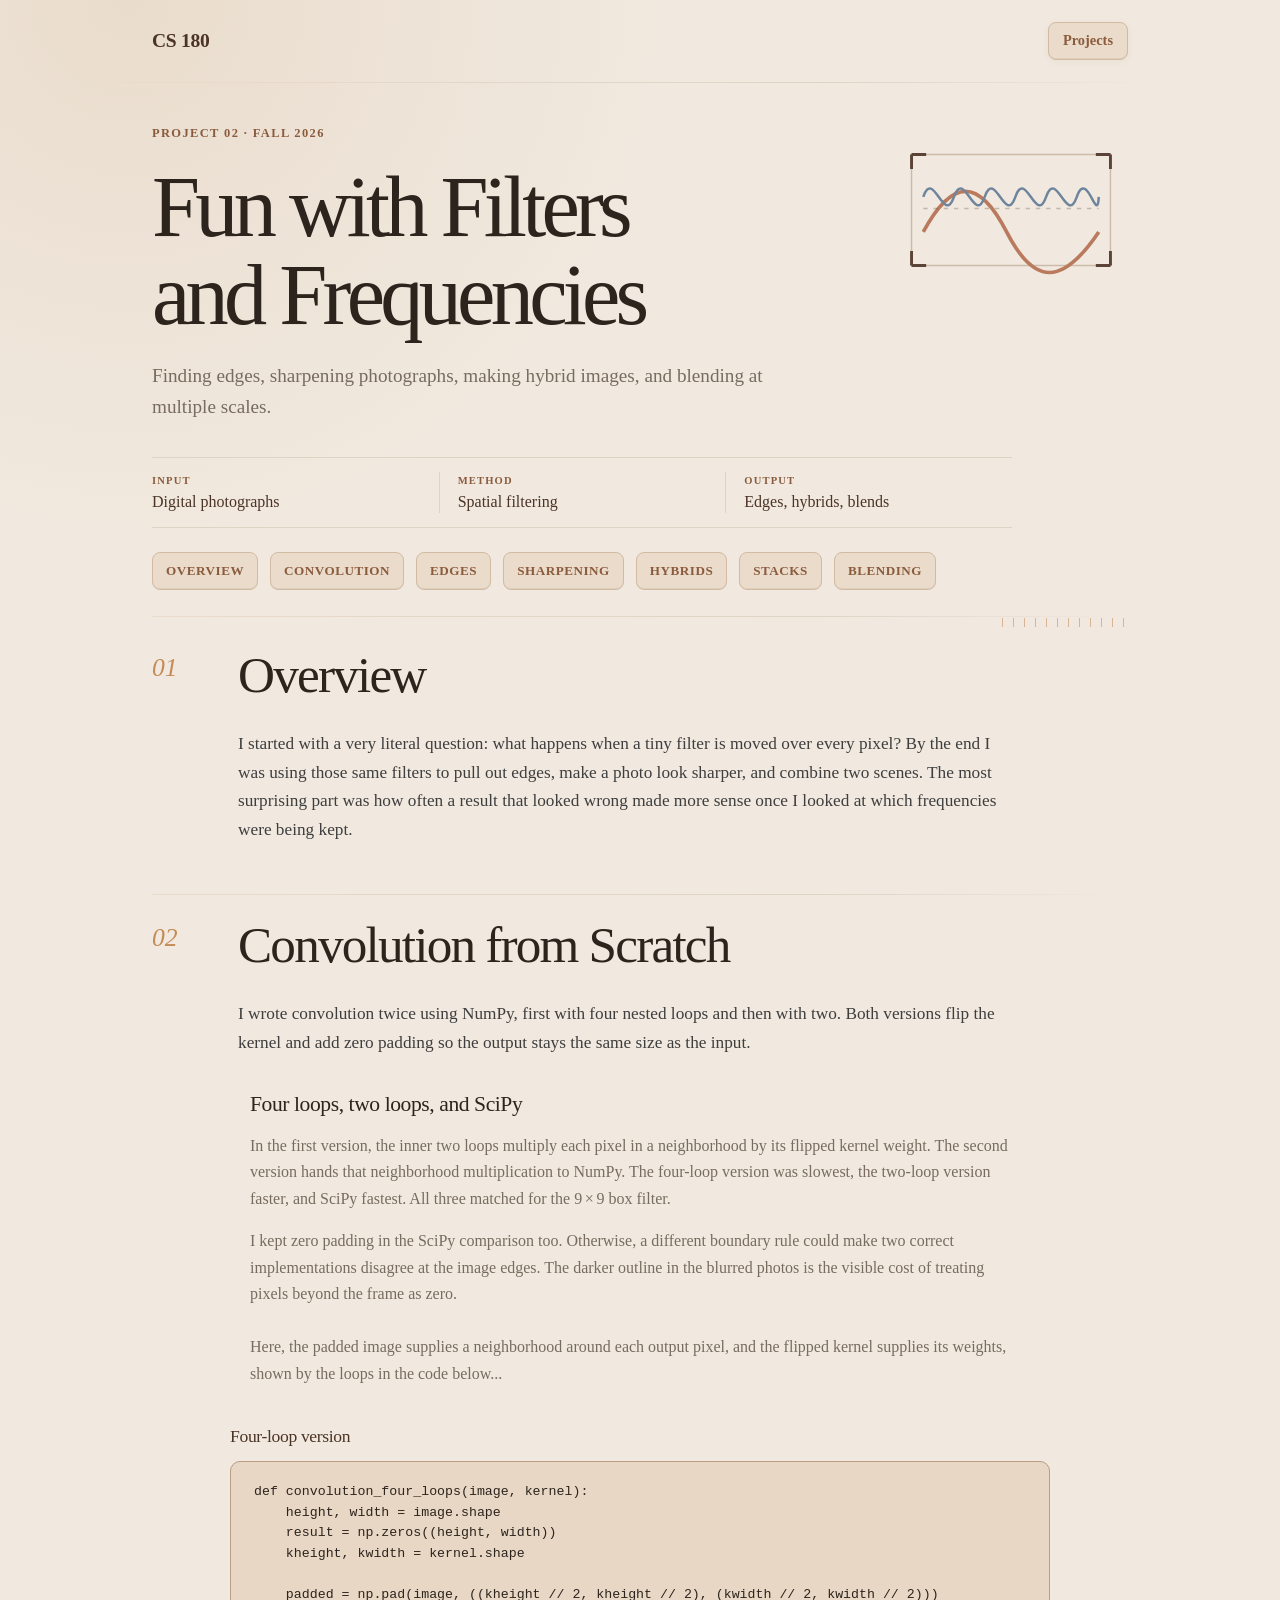
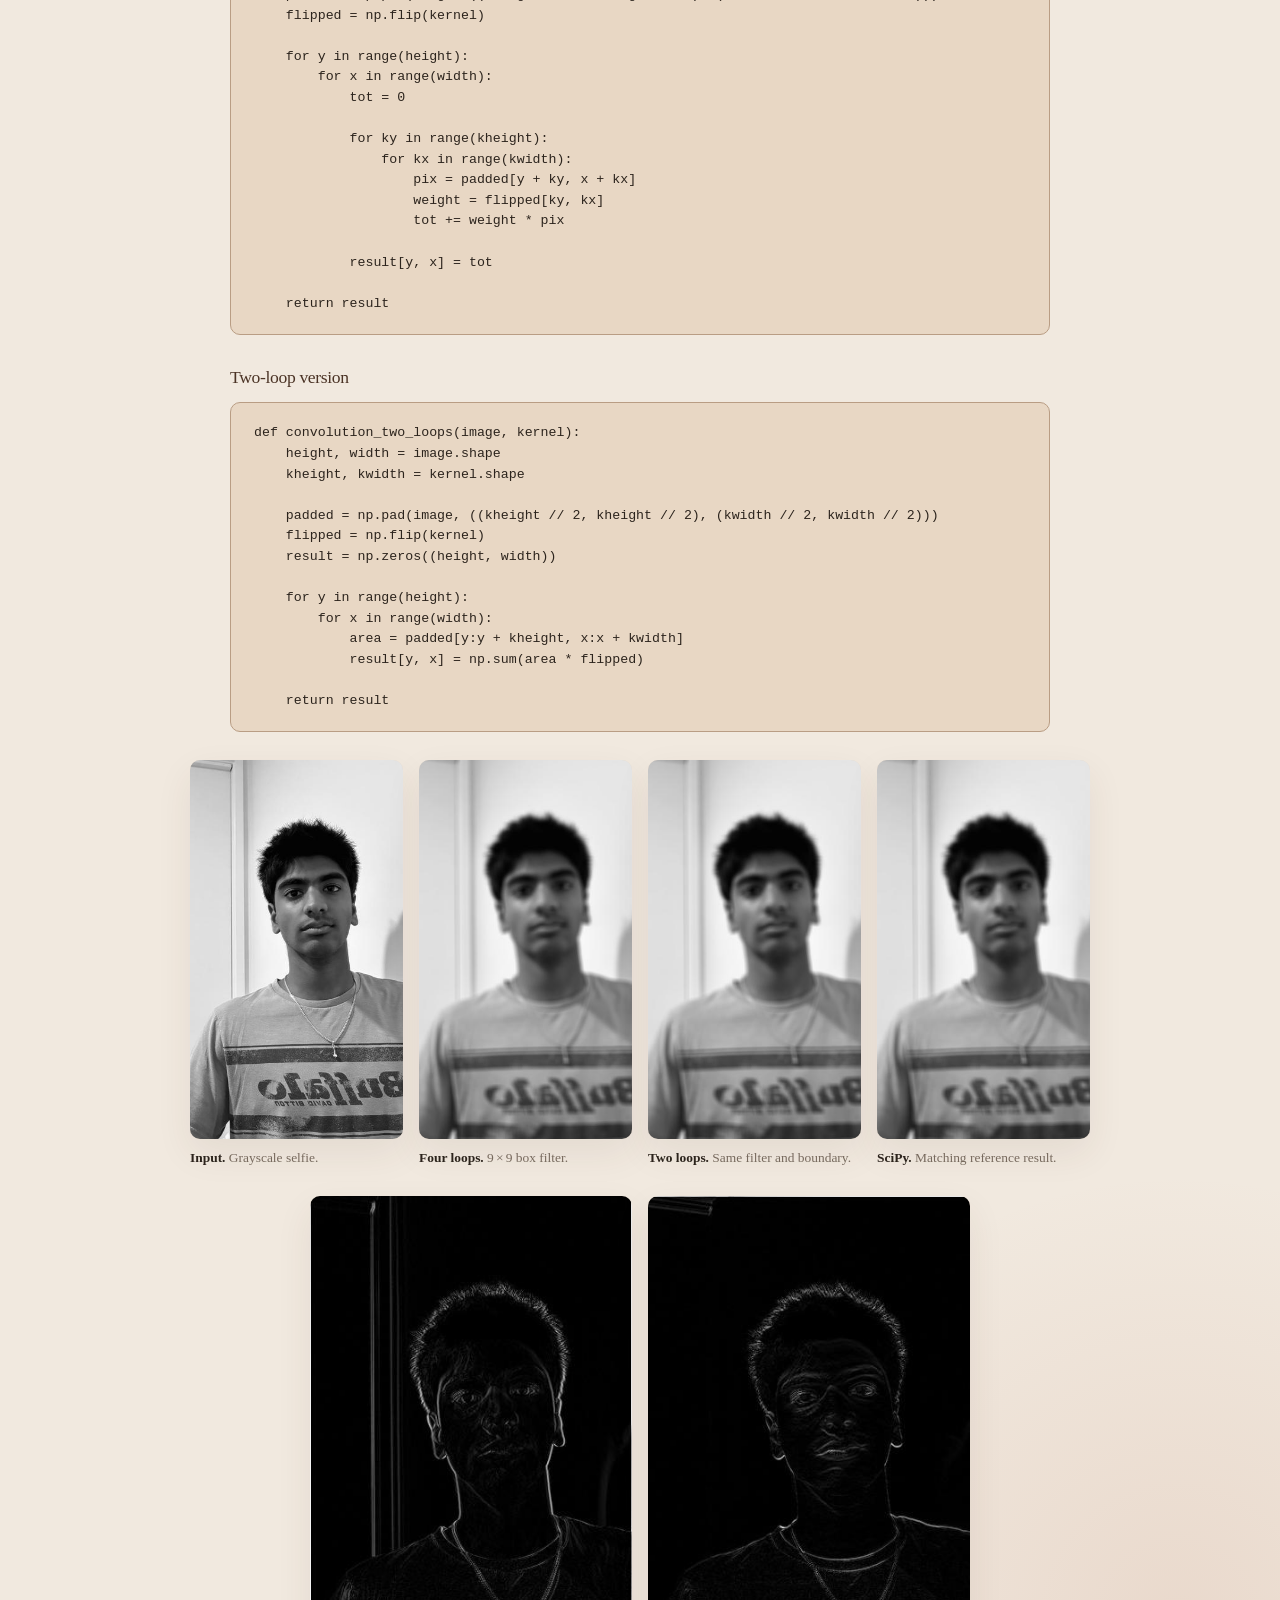
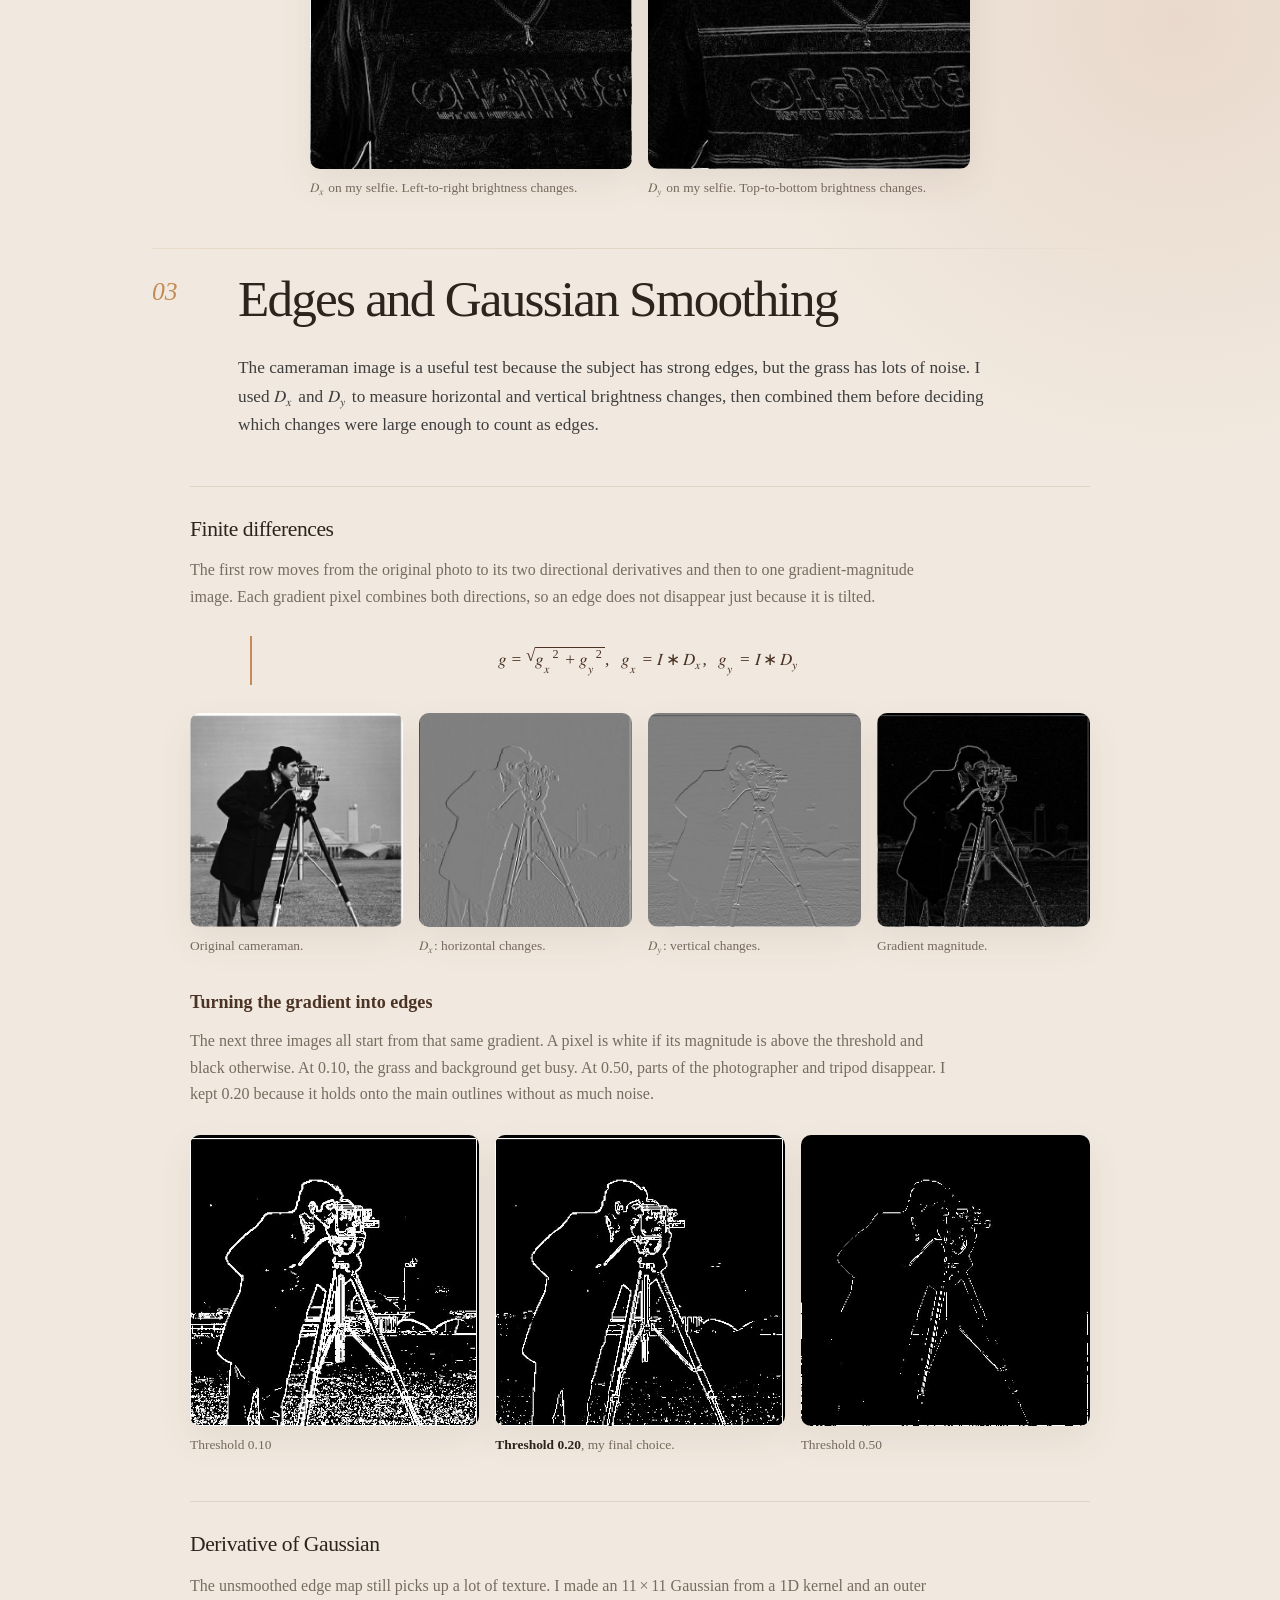
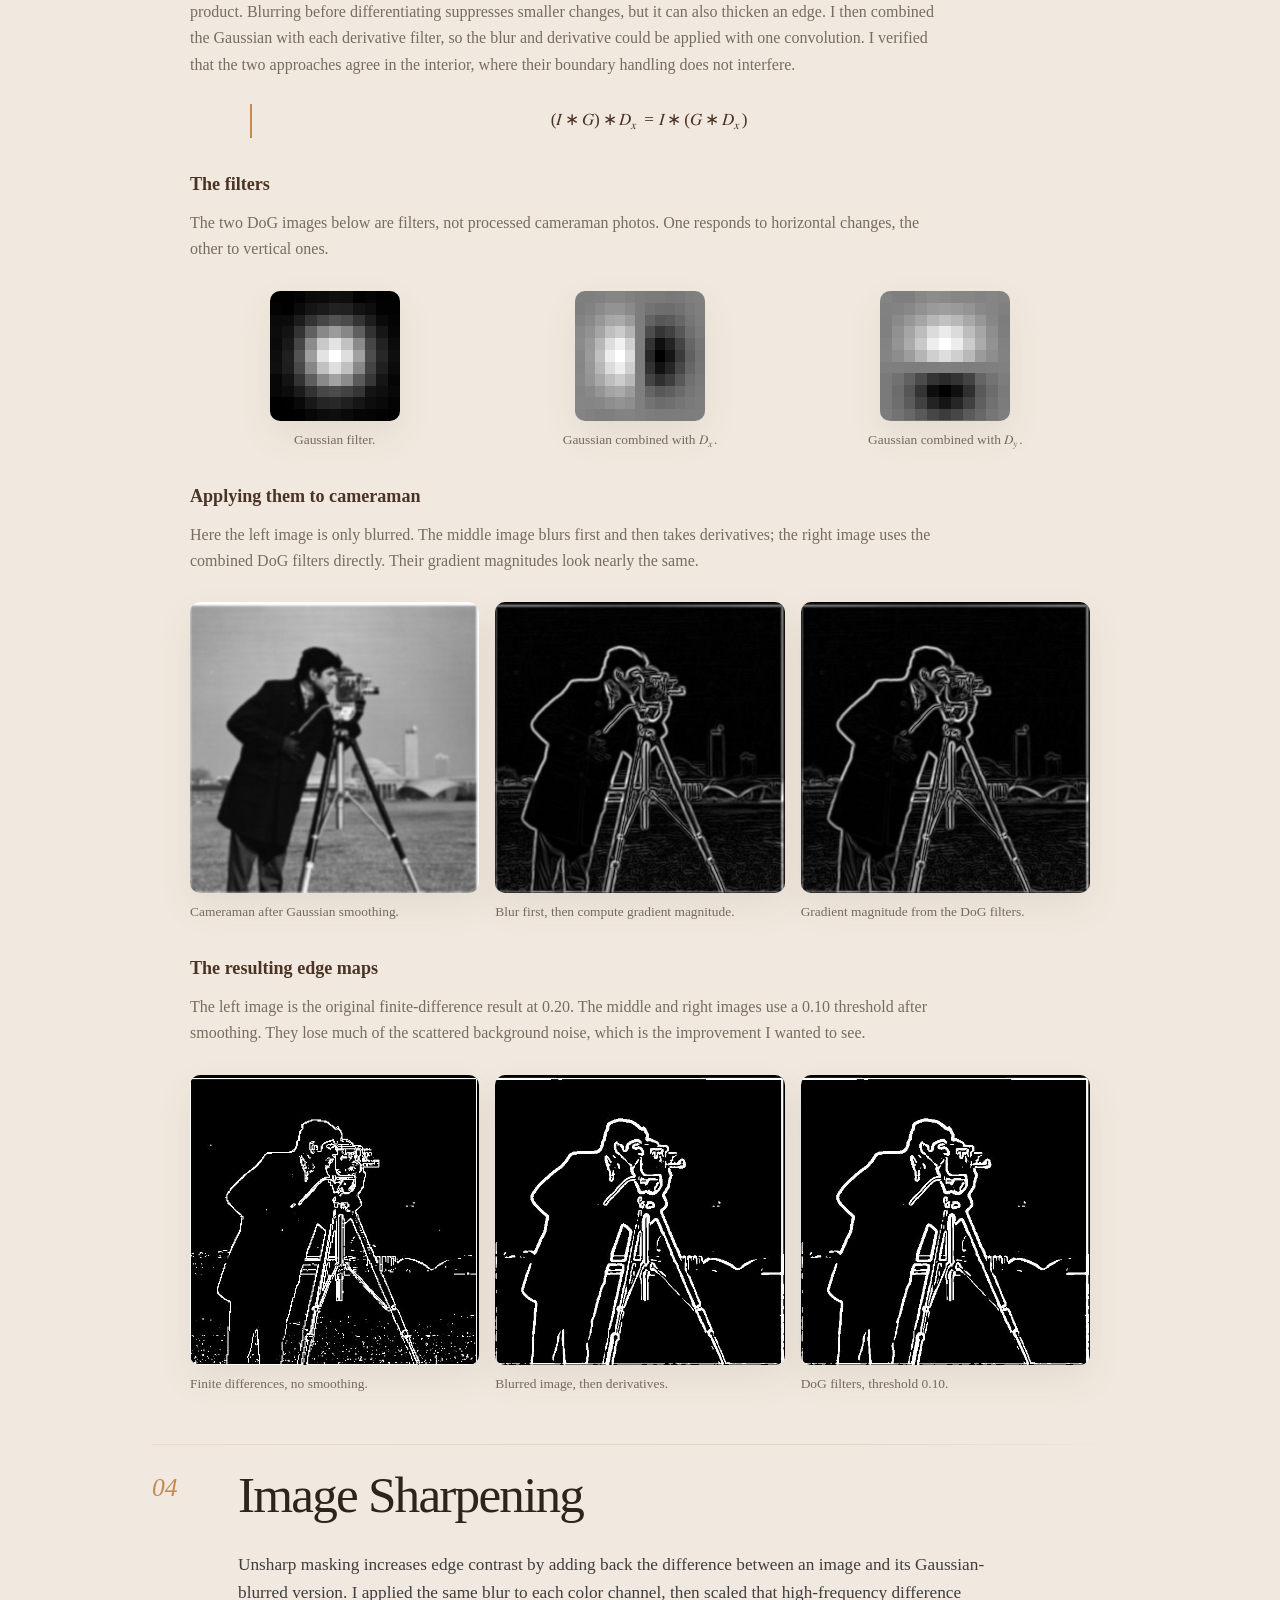
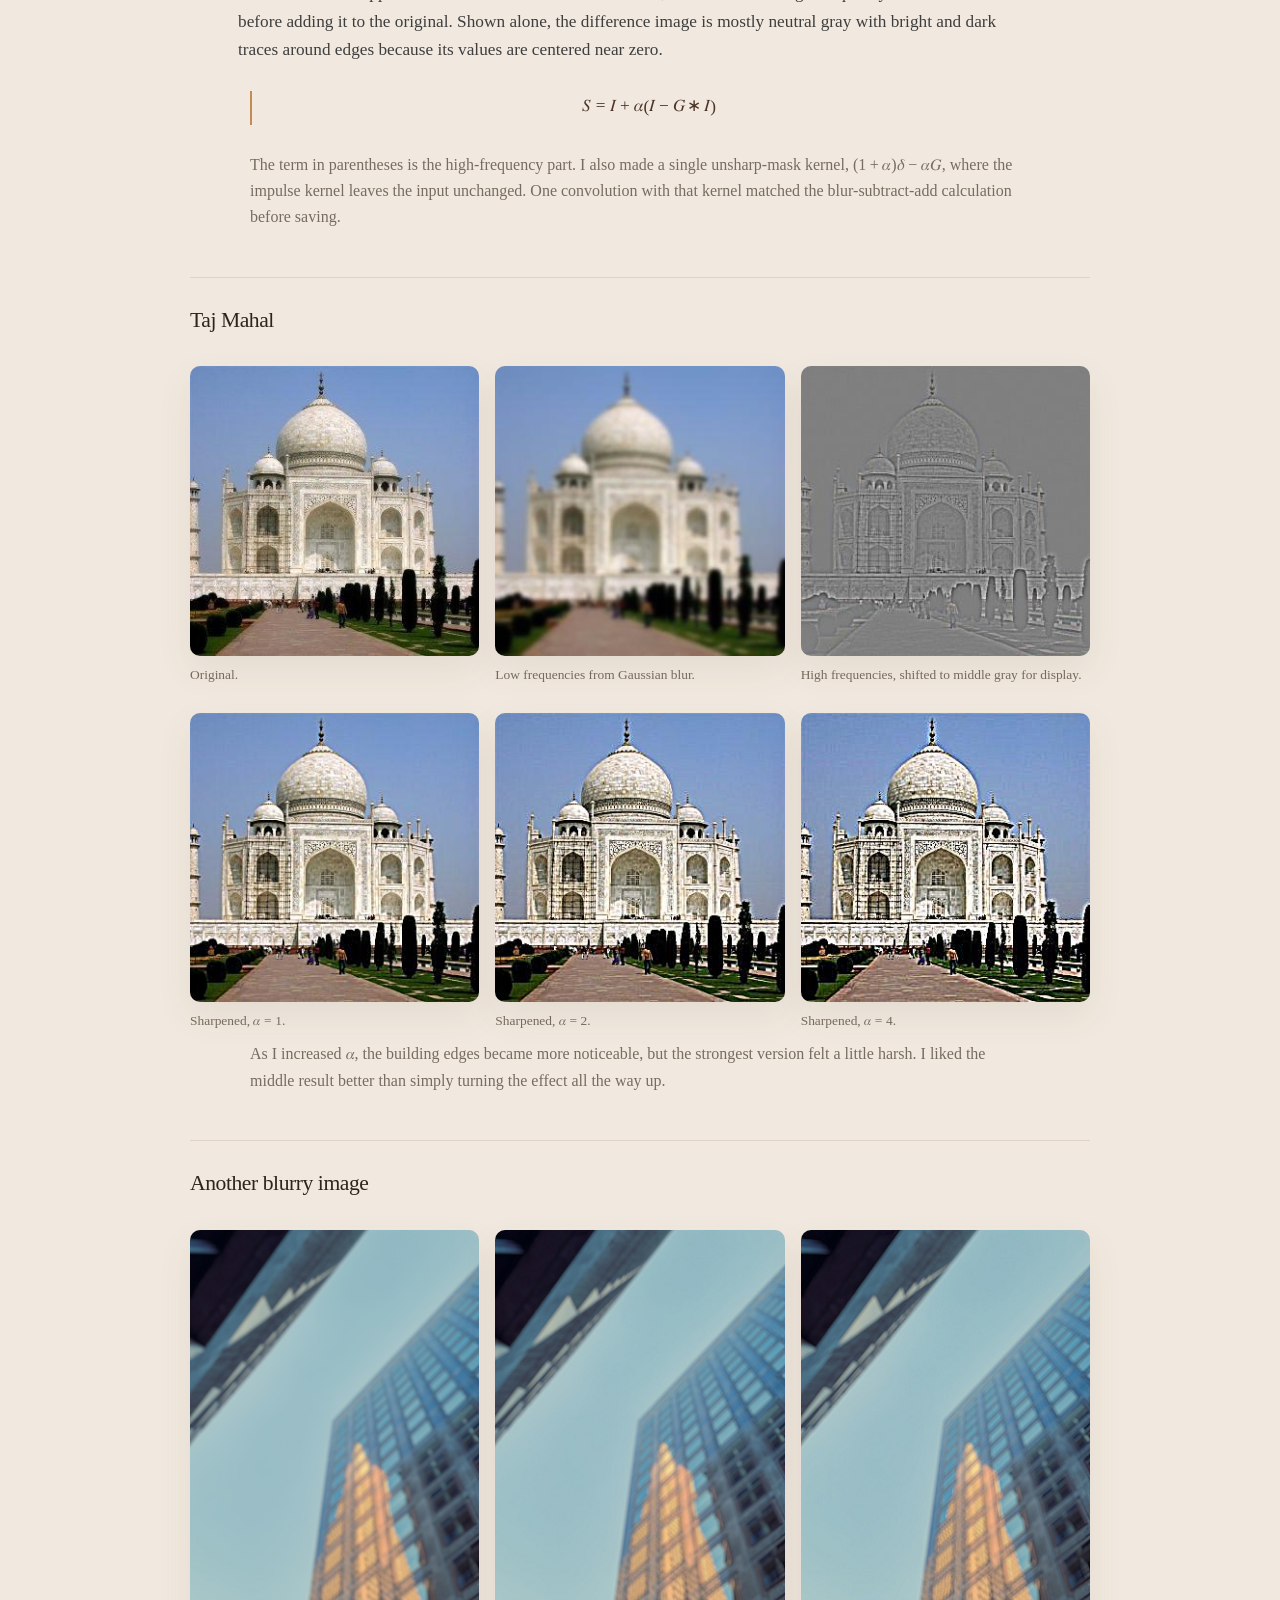
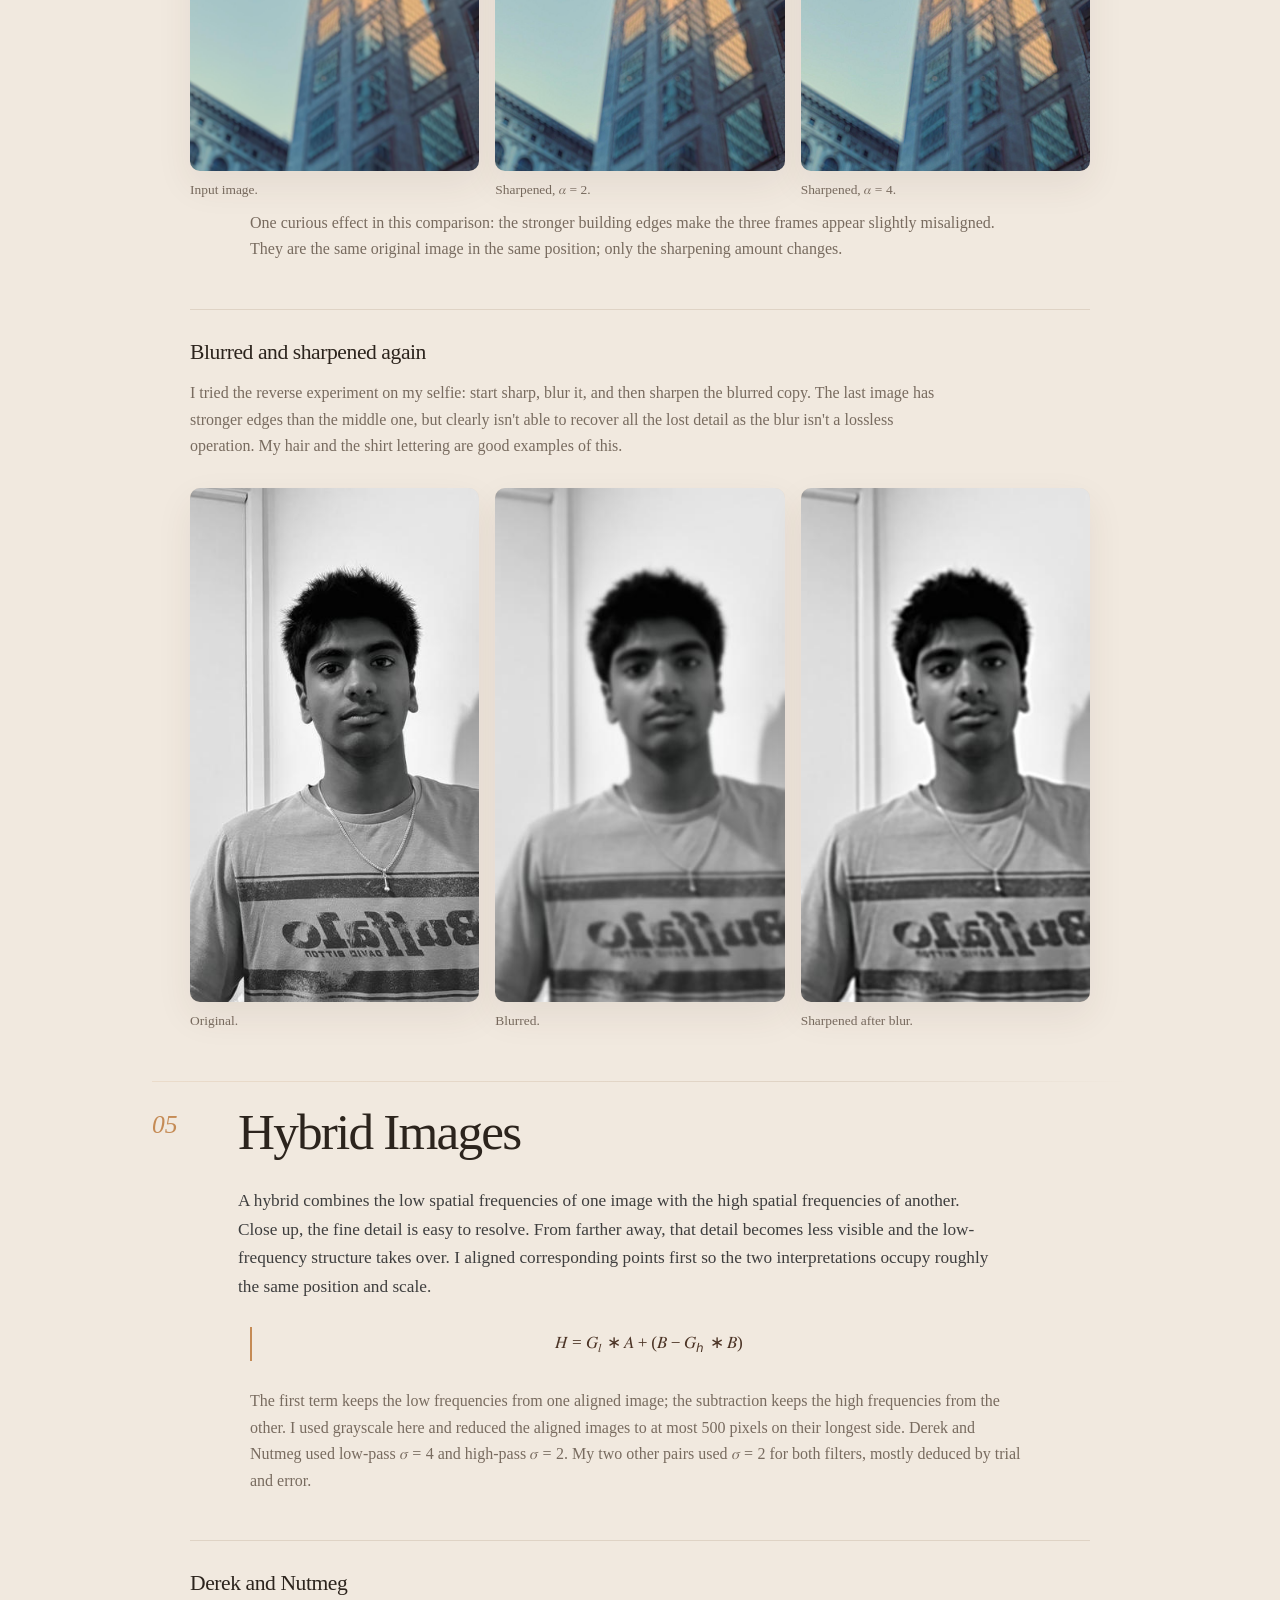
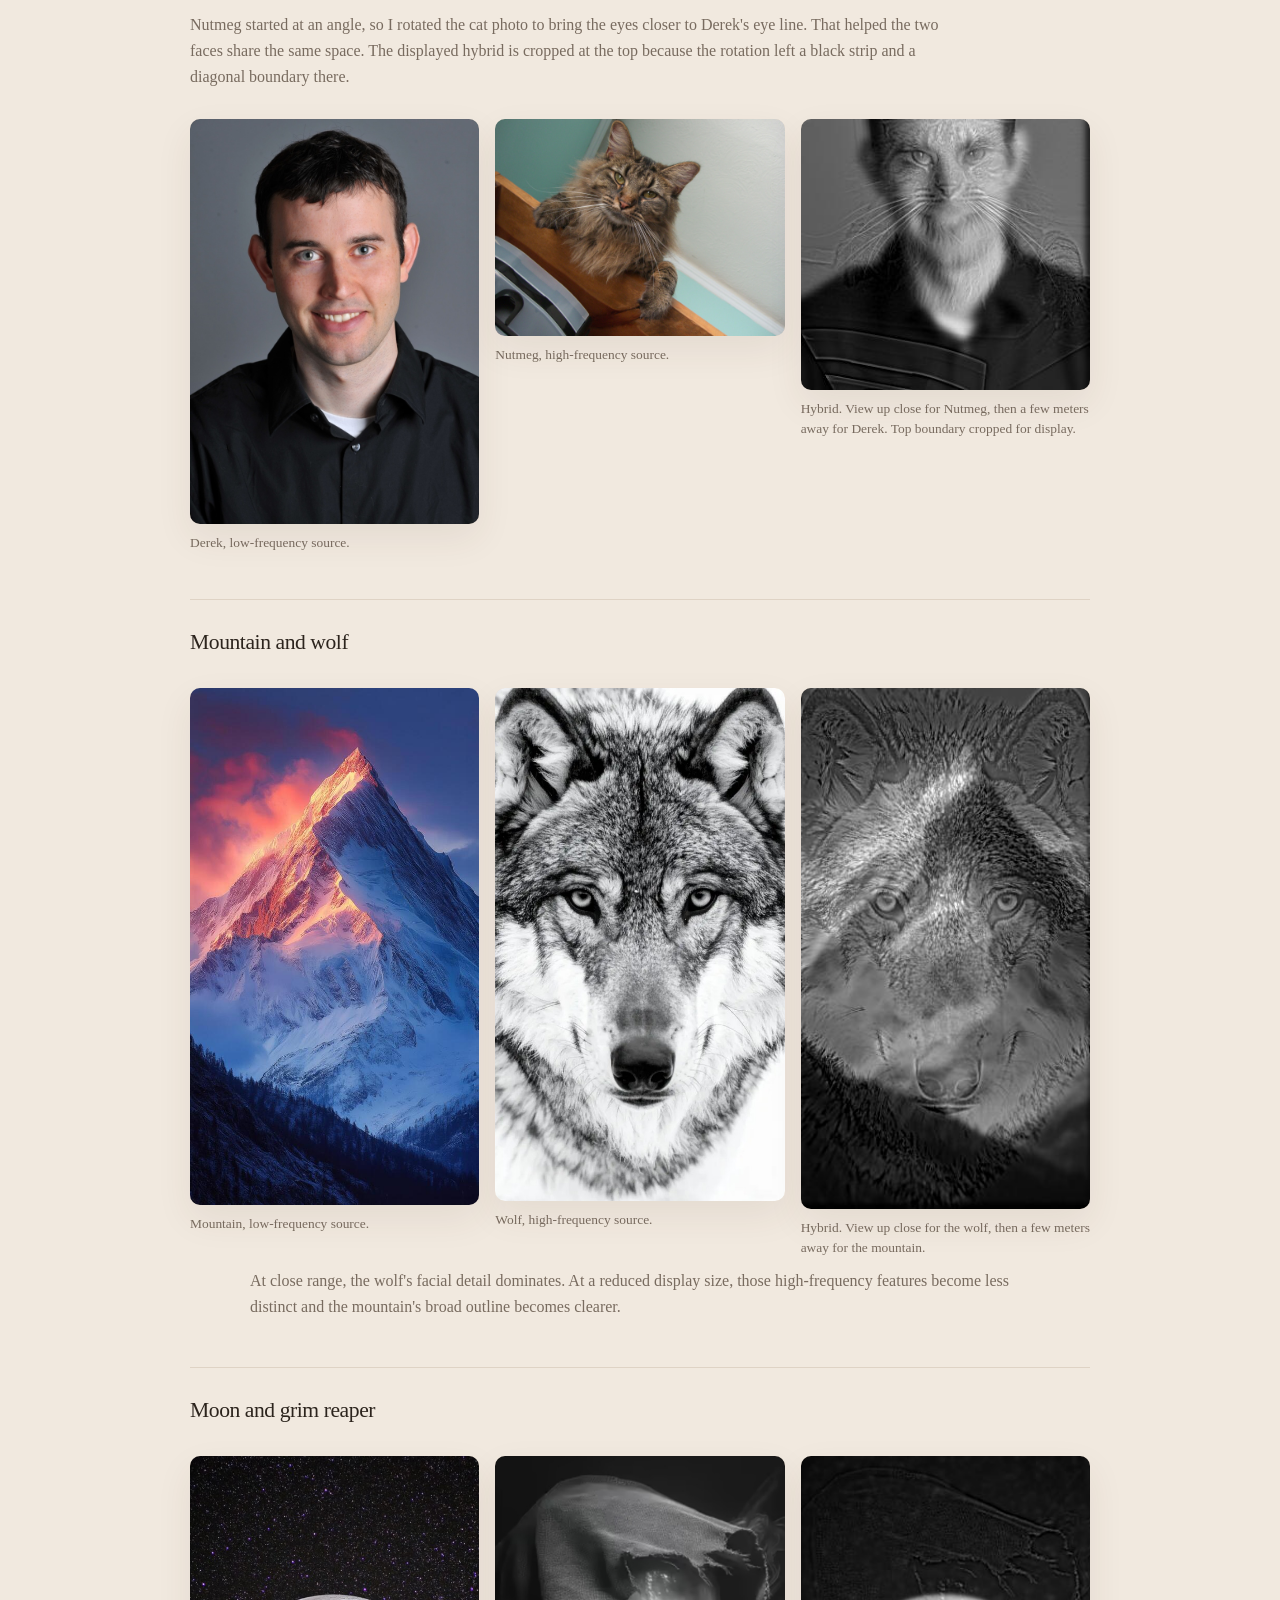
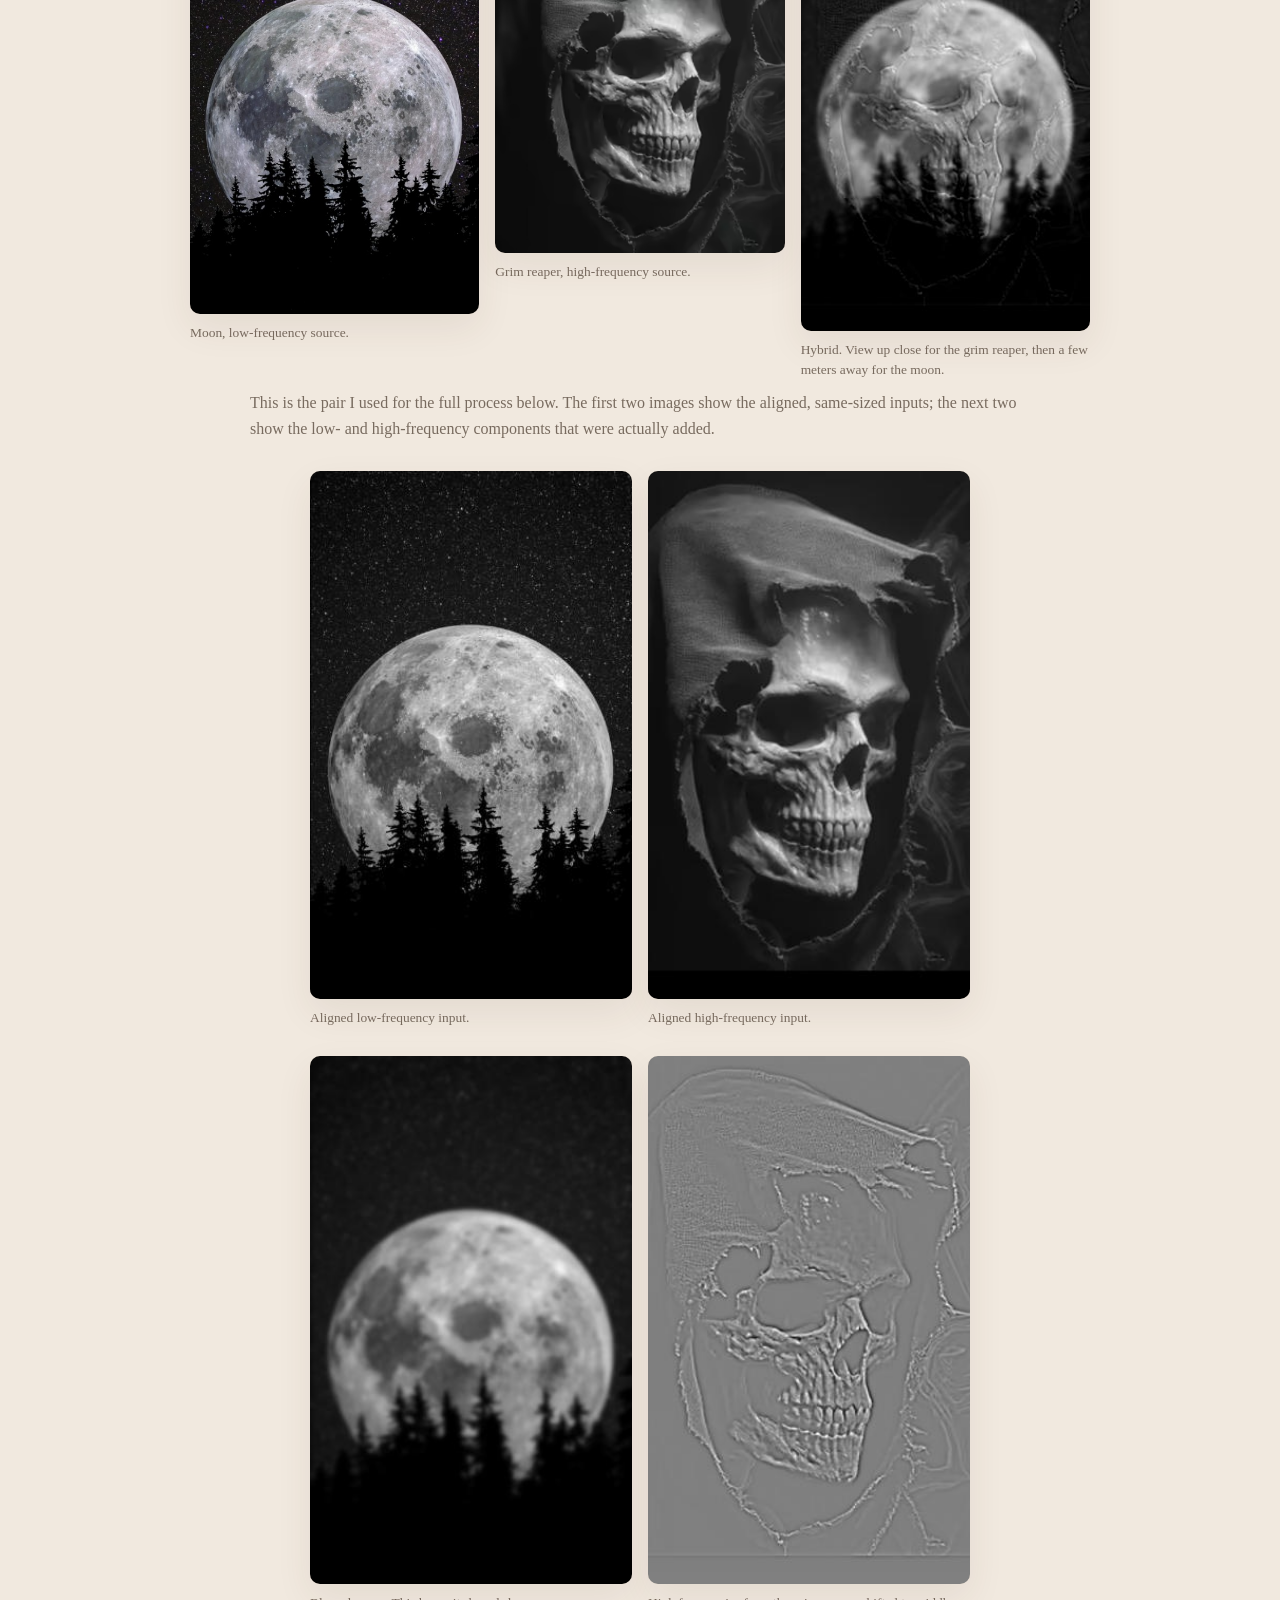
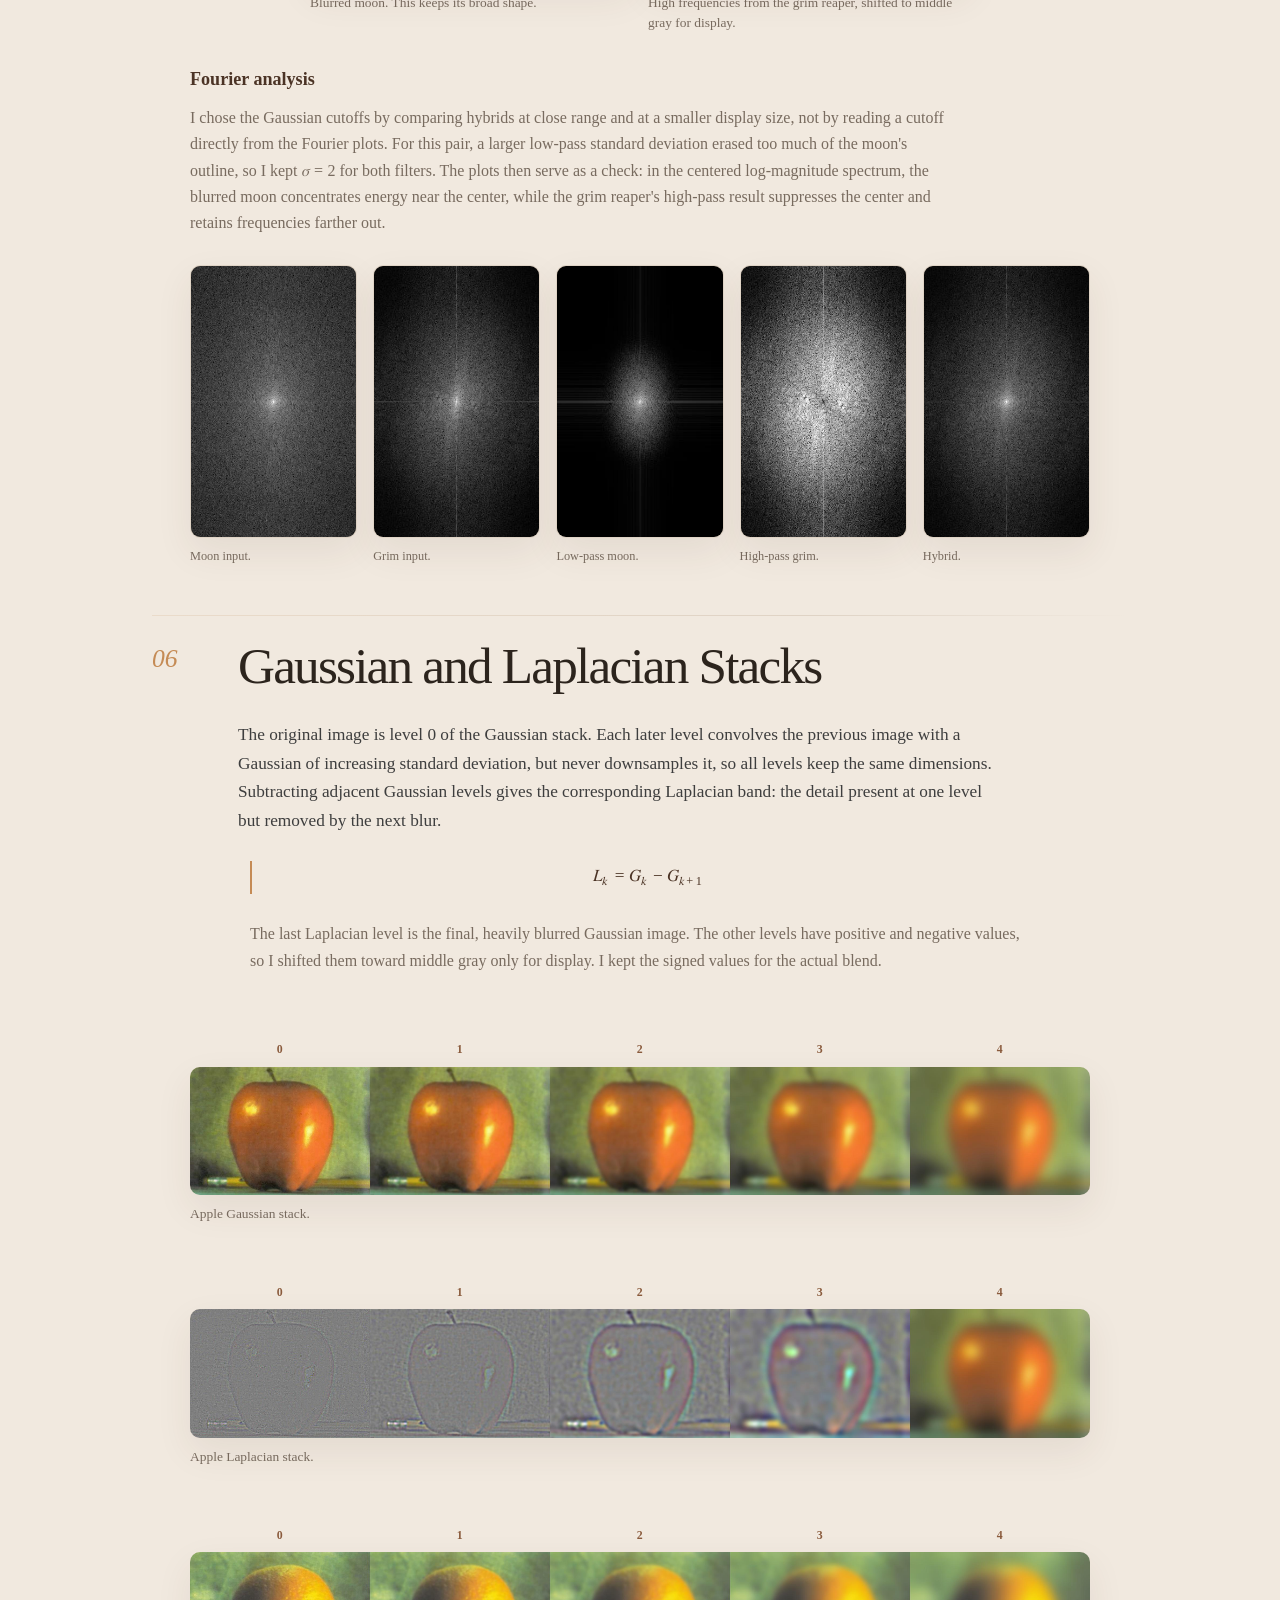
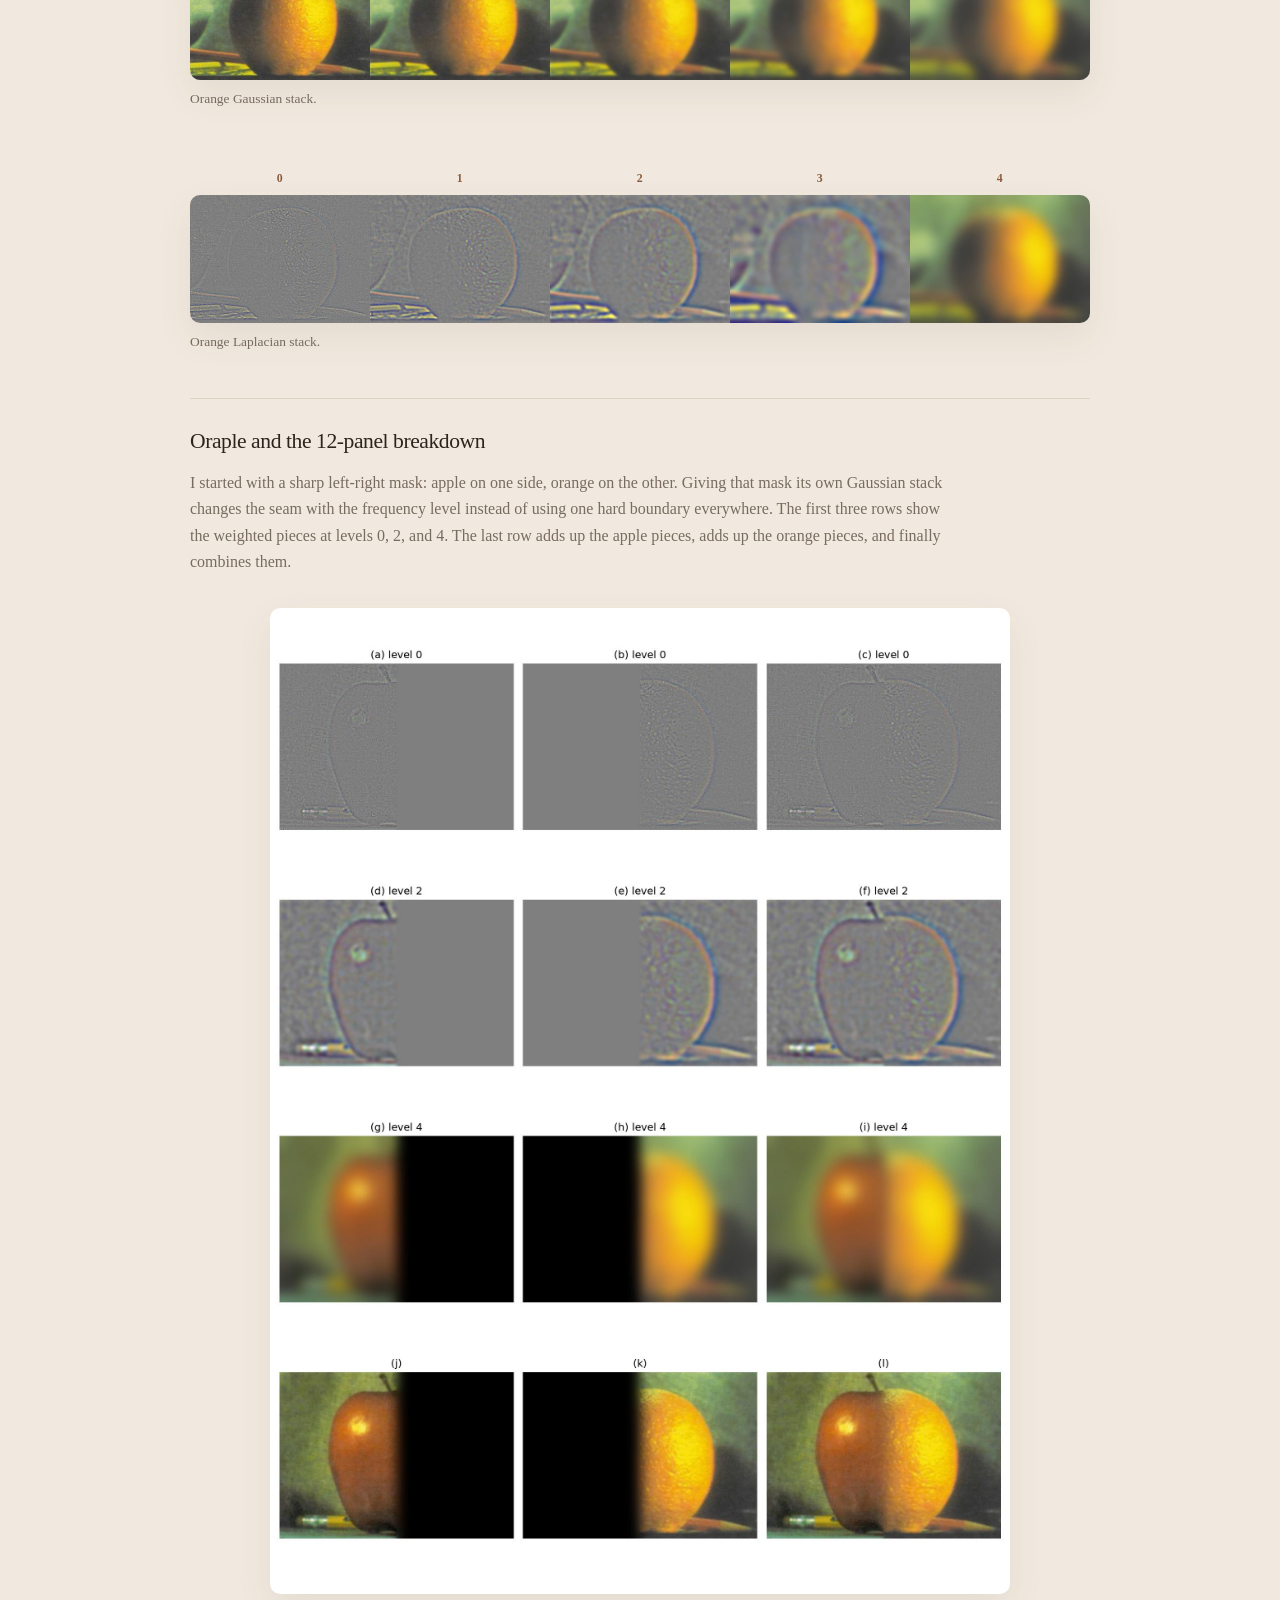
<file: proj2/index.html>
<!DOCTYPE html>
<html lang="en">
<head>
    <meta charset="UTF-8">
    <meta name="viewport" content="width=device-width, initial-scale=1.0">
    <meta name="description" content="CS 180 Project 2: filters, hybrid images, and multiresolution blending.">
    <title>Project 2 | Fun with Filters and Frequencies</title>
    <link rel="stylesheet" href="/style.css">
</head>
<body>
<nav aria-label="Primary navigation">
    <a class="nav-title" href="../">CS 180</a>
    <div class="nav-links"><a href="../">Projects</a></div>
</nav>

<main class="project-page proj2-page">
    <header class="project-hero">
        <span class="project-kicker">Project 02 · Fall 2026</span>
        <h1>Fun with Filters<br>and Frequencies</h1>
        <p class="subtitle">Finding edges, sharpening photographs, making hybrid images, and blending at multiple scales.</p>
        <dl class="field-record" aria-label="Project details">
            <div><dt>Input</dt><dd>Digital photographs</dd></div>
            <div><dt>Method</dt><dd>Spatial filtering</dd></div>
            <div><dt>Output</dt><dd>Edges, hybrids, blends</dd></div>
        </dl>
        <div class="project-jump-links" aria-label="Project sections">
            <a href="#overview">Overview</a>
            <a href="#convolution">Convolution</a>
            <a href="#edges">Edges</a>
            <a href="#sharpening">Sharpening</a>
            <a href="#hybrids">Hybrids</a>
            <a href="#stacks">Stacks</a>
            <a href="#blending">Blending</a>
        </div>
    </header>

    <div class="divider"></div>

    <section class="project-section" id="overview">
        <div class="section-heading"><span class="section-number">01</span><h2>Overview</h2></div>
        <p class="section-intro">I started with a very literal question: what happens when a tiny filter is moved over every pixel? By the end I was using those same filters to pull out edges, make a photo look sharper, and combine two scenes. The most surprising part was how often a result that looked wrong made more sense once I looked at which frequencies were being kept.</p>
    </section>

    <section class="project-section" id="convolution">
        <div class="section-heading"><span class="section-number">02</span><h2>Convolution from Scratch</h2></div>
        <p class="section-intro">I wrote convolution twice using NumPy, first with four nested loops and then with two. Both versions flip the kernel and add zero padding so the output stays the same size as the input.</p>

        <div class="prose-block">
            <h3>Four loops, two loops, and SciPy</h3>
            <p>In the first version, the inner two loops multiply each pixel in a neighborhood by its flipped kernel weight. The second version hands that neighborhood multiplication to NumPy. The four-loop version was slowest, the two-loop version faster, and SciPy fastest. All three matched for the <math><mn>9</mn><mo>×</mo><mn>9</mn></math> box filter.</p>
            <p>I kept zero padding in the SciPy comparison too. Otherwise, a different boundary rule could make two correct implementations disagree at the image edges. The darker outline in the blurred photos is the visible cost of treating pixels beyond the frame as zero.</p>
        </div>


        <p class="p2-note">Here, the padded image supplies a neighborhood around each output pixel, and the flipped kernel supplies its weights, shown by the loops in the code below...</p>

        <div class="p2-code-group">
            <div class="p2-code-example">
                <h3>Four-loop version</h3>
                <pre><code>def convolution_four_loops(image, kernel):
    height, width = image.shape
    result = np.zeros((height, width))
    kheight, kwidth = kernel.shape

    padded = np.pad(image, ((kheight // 2, kheight // 2), (kwidth // 2, kwidth // 2)))
    flipped = np.flip(kernel)

    for y in range(height):
        for x in range(width):
            tot = 0

            for ky in range(kheight):
                for kx in range(kwidth):
                    pix = padded[y + ky, x + kx]
                    weight = flipped[ky, kx]
                    tot += weight * pix

            result[y, x] = tot

    return result</code></pre>
            </div>
            <div class="p2-code-example">
                <h3>Two-loop version</h3>
                <pre><code>def convolution_two_loops(image, kernel):
    height, width = image.shape
    kheight, kwidth = kernel.shape

    padded = np.pad(image, ((kheight // 2, kheight // 2), (kwidth // 2, kwidth // 2)))
    flipped = np.flip(kernel)
    result = np.zeros((height, width))

    for y in range(height):
        for x in range(width):
            area = padded[y:y + kheight, x:x + kwidth]
            result[y, x] = np.sum(area * flipped)

    return result</code></pre>
            </div>
        </div>

        <div class="p2-grid p2-grid-four">
            <figure><div class="image-frame"><img src="media/selfie_gray.jpg" alt="Grayscale selfie used for convolution" loading="lazy"></div><figcaption><strong>Input.</strong> Grayscale selfie.</figcaption></figure>
            <figure><div class="image-frame p2-box-crop"><img src="media/box_four.jpg" alt="Selfie blurred with four-loop convolution" loading="lazy"></div><figcaption><strong>Four loops.</strong> <math><mn>9</mn><mo>×</mo><mn>9</mn></math> box filter.</figcaption></figure>
            <figure><div class="image-frame p2-box-crop"><img src="media/box_two.jpg" alt="Selfie blurred with two-loop convolution" loading="lazy"></div><figcaption><strong>Two loops.</strong> Same filter and boundary.</figcaption></figure>
            <figure><div class="image-frame p2-box-crop"><img src="media/box_scipy.jpg" alt="Selfie blurred with SciPy convolution" loading="lazy"></div><figcaption><strong>SciPy.</strong> Matching reference result.</figcaption></figure>
        </div>
        <div class="p2-grid p2-grid-two p2-narrow">
            <figure><div class="image-frame"><img src="media/dx.jpg" alt="Selfie convolved with D x" loading="lazy"></div><figcaption><math><msub><mi>D</mi><mi>x</mi></msub></math> on my selfie. Left-to-right brightness changes.</figcaption></figure>
            <figure><div class="image-frame"><img src="media/dy.jpg" alt="Selfie convolved with D y" loading="lazy"></div><figcaption><math><msub><mi>D</mi><mi>y</mi></msub></math> on my selfie. Top-to-bottom brightness changes.</figcaption></figure>
        </div>
    </section>

    <section class="project-section" id="edges">
        <div class="section-heading"><span class="section-number">03</span><h2>Edges and Gaussian Smoothing</h2></div>
        <p class="section-intro">The cameraman image is a useful test because the subject has strong edges, but the grass has lots of noise. I used <math><msub><mi>D</mi><mi>x</mi></msub></math> and <math><msub><mi>D</mi><mi>y</mi></msub></math> to measure horizontal and vertical brightness changes, then combined them before deciding which changes were large enough to count as edges.</p>

        <div class="p2-subsection">
            <h3>Finite differences</h3>
            <p>The first row moves from the original photo to its two directional derivatives and then to one gradient-magnitude image. Each gradient pixel combines both directions, so an edge does not disappear just because it is tilted.</p>
            <div class="formula p2-math">
                <math display="block" aria-label="Gradient magnitude equals the square root of squared x derivative plus squared y derivative">
                    <mrow><mi>g</mi><mo>=</mo><msqrt><msup><msub><mi>g</mi><mi>x</mi></msub><mn>2</mn></msup><mo>+</mo><msup><msub><mi>g</mi><mi>y</mi></msub><mn>2</mn></msup></msqrt><mo>,</mo><mspace width="0.5em"/><msub><mi>g</mi><mi>x</mi></msub><mo>=</mo><mi>I</mi><mo>∗</mo><msub><mi>D</mi><mi>x</mi></msub><mo>,</mo><mspace width="0.5em"/><msub><mi>g</mi><mi>y</mi></msub><mo>=</mo><mi>I</mi><mo>∗</mo><msub><mi>D</mi><mi>y</mi></msub></mrow>
                </math>
            </div>
            <div class="p2-grid p2-grid-four">
                <figure><div class="image-frame"><img src="media/cameraman.png" alt="Original cameraman image" loading="lazy"></div><figcaption>Original cameraman.</figcaption></figure>
                <figure><div class="image-frame"><img src="media/camera_dx.jpg" alt="Cameraman partial derivative in x" loading="lazy"></div><figcaption><math><msub><mi>D</mi><mi>x</mi></msub></math>: horizontal changes.</figcaption></figure>
                <figure><div class="image-frame"><img src="media/camera_dy.jpg" alt="Cameraman partial derivative in y" loading="lazy"></div><figcaption><math><msub><mi>D</mi><mi>y</mi></msub></math>: vertical changes.</figcaption></figure>
                <figure><div class="image-frame"><img src="media/camera_gradient.jpg" alt="Cameraman gradient magnitude" loading="lazy"></div><figcaption>Gradient magnitude.</figcaption></figure>
            </div>
            <h4>Turning the gradient into edges</h4>
            <p>The next three images all start from that same gradient. A pixel is white if its magnitude is above the threshold and black otherwise. At 0.10, the grass and background get busy. At 0.50, parts of the photographer and tripod disappear. I kept 0.20 because it holds onto the main outlines without as much noise.</p>
            <div class="p2-grid p2-grid-three">
                <figure><div class="image-frame"><img src="media/camera_edges_10.jpg" alt="Cameraman edges at threshold 0.10" loading="lazy"></div><figcaption>Threshold 0.10</figcaption></figure>
                <figure><div class="image-frame"><img src="media/camera_edges_20.jpg" alt="Cameraman edges at threshold 0.20" loading="lazy"></div><figcaption><strong>Threshold 0.20</strong>, my final choice.</figcaption></figure>
                <figure><div class="image-frame"><img src="media/camera_edges_50.jpg" alt="Cameraman edges at threshold 0.50" loading="lazy"></div><figcaption>Threshold 0.50</figcaption></figure>
            </div>
        </div>

        <div class="p2-subsection" id="dog">
            <h3>Derivative of Gaussian</h3>
            <p>The unsmoothed edge map still picks up a lot of texture. I made an <math><mn>11</mn><mo>×</mo><mn>11</mn></math> Gaussian from a 1D kernel and an outer product. Blurring before differentiating suppresses smaller changes, but it can also thicken an edge. I then combined the Gaussian with each derivative filter, so the blur and derivative could be applied with one convolution. I verified that the two approaches agree in the interior, where their boundary handling does not interfere.</p>
            <div class="formula p2-math">
                <math display="block" aria-label="Blurring then applying D x equals applying the derivative of Gaussian filter to the original image in the interior">
                    <mrow><mo>(</mo><mi>I</mi><mo>∗</mo><mi>G</mi><mo>)</mo><mo>∗</mo><msub><mi>D</mi><mi>x</mi></msub><mo>=</mo><mi>I</mi><mo>∗</mo><mo>(</mo><mi>G</mi><mo>∗</mo><msub><mi>D</mi><mi>x</mi></msub><mo>)</mo></mrow>
                </math>
            </div>
            <h4>The filters</h4>
            <p>The two DoG images below are filters, not processed cameraman photos. One responds to horizontal changes, the other to vertical ones.</p>
            <div class="p2-grid p2-grid-three p2-filter-grid">
                <figure><div class="image-frame"><img src="media/gaussian.jpg" alt="Gaussian filter visualized as an image" loading="lazy"></div><figcaption>Gaussian filter.</figcaption></figure>
                <figure><div class="image-frame"><img src="media/dog_x.jpg" alt="Derivative of Gaussian filter in x" loading="lazy"></div><figcaption>Gaussian combined with <math><msub><mi>D</mi><mi>x</mi></msub></math>.</figcaption></figure>
                <figure><div class="image-frame"><img src="media/dog_y.jpg" alt="Derivative of Gaussian filter in y" loading="lazy"></div><figcaption>Gaussian combined with <math><msub><mi>D</mi><mi>y</mi></msub></math>.</figcaption></figure>
            </div>
            <h4>Applying them to cameraman</h4>
            <p>Here the left image is only blurred. The middle image blurs first and then takes derivatives; the right image uses the combined DoG filters directly. Their gradient magnitudes look nearly the same.</p>
            <div class="p2-grid p2-grid-three">
                <figure><div class="image-frame"><img src="media/camera_blurred.jpg" alt="Gaussian blurred cameraman" loading="lazy"></div><figcaption>Cameraman after Gaussian smoothing.</figcaption></figure>
                <figure><div class="image-frame"><img src="media/blur_gradient.jpg" alt="Gradient magnitude after smoothing and differentiation" loading="lazy"></div><figcaption>Blur first, then compute gradient magnitude.</figcaption></figure>
                <figure><div class="image-frame"><img src="media/dog_gradient.jpg" alt="Gradient magnitude using derivative of Gaussian filters" loading="lazy"></div><figcaption>Gradient magnitude from the DoG filters.</figcaption></figure>
            </div>
            <h4>The resulting edge maps</h4>
            <p>The left image is the original finite-difference result at 0.20. The middle and right images use a 0.10 threshold after smoothing. They lose much of the scattered background noise, which is the improvement I wanted to see.</p>
            <div class="p2-grid p2-grid-three">
                <figure><div class="image-frame"><img src="media/camera_edges_20.jpg" alt="Edges from finite differences without smoothing" loading="lazy"></div><figcaption>Finite differences, no smoothing.</figcaption></figure>
                <figure><div class="image-frame"><img src="media/blur_edges.jpg" alt="Edges after Gaussian smoothing" loading="lazy"></div><figcaption>Blurred image, then derivatives.</figcaption></figure>
                <figure><div class="image-frame"><img src="media/dog_edges.jpg" alt="Edges from derivative of Gaussian filters" loading="lazy"></div><figcaption>DoG filters, threshold 0.10.</figcaption></figure>
            </div>
        </div>
    </section>

    <section class="project-section" id="sharpening">
        <div class="section-heading"><span class="section-number">04</span><h2>Image Sharpening</h2></div>
        <p class="section-intro">Unsharp masking increases edge contrast by adding back the difference between an image and its Gaussian-blurred version. I applied the same blur to each color channel, then scaled that high-frequency difference before adding it to the original. Shown alone, the difference image is mostly neutral gray with bright and dark traces around edges because its values are centered near zero.</p>
        <div class="formula p2-math">
            <math display="block" aria-label="Sharpened image equals original plus alpha times original minus Gaussian-blurred image">
                <mrow><mi>S</mi><mo>=</mo><mi>I</mi><mo>+</mo><mi>α</mi><mo>(</mo><mi>I</mi><mo>−</mo><mi>G</mi><mo>∗</mo><mi>I</mi><mo>)</mo></mrow>
            </math>
        </div>
        <p class="p2-note">The term in parentheses is the high-frequency part. I also made a single unsharp-mask kernel, <math><mo>(</mo><mn>1</mn><mo>+</mo><mi>α</mi><mo>)</mo><mi>δ</mi><mo>−</mo><mi>α</mi><mi>G</mi></math>, where the impulse kernel leaves the input unchanged. One convolution with that kernel matched the blur-subtract-add calculation before saving.</p>

        <div class="p2-subsection">
            <h3>Taj Mahal</h3>
            <div class="p2-grid p2-grid-three">
                <figure><div class="image-frame"><img src="media/taj_original.jpg" alt="Original Taj Mahal photo" loading="lazy"></div><figcaption>Original.</figcaption></figure>
                <figure><div class="image-frame"><img src="media/taj_blurred.jpg" alt="Blurred Taj Mahal photo" loading="lazy"></div><figcaption>Low frequencies from Gaussian blur.</figcaption></figure>
                <figure><div class="image-frame"><img src="media/taj_high.jpg" alt="High-frequency part of Taj Mahal photo" loading="lazy"></div><figcaption>High frequencies, shifted to middle gray for display.</figcaption></figure>
            </div>
            <div class="p2-grid p2-grid-three">
                <figure><div class="image-frame"><img src="media/taj_sharp_1.jpg" alt="Taj Mahal sharpened with alpha 1" loading="lazy"></div><figcaption>Sharpened, <math><mi>α</mi><mo>=</mo><mn>1</mn></math>.</figcaption></figure>
                <figure><div class="image-frame"><img src="media/taj_sharp_2.jpg" alt="Taj Mahal sharpened with alpha 2" loading="lazy"></div><figcaption>Sharpened, <math><mi>α</mi><mo>=</mo><mn>2</mn></math>.</figcaption></figure>
                <figure><div class="image-frame"><img src="media/taj_sharp_4.jpg" alt="Taj Mahal sharpened with alpha 4" loading="lazy"></div><figcaption>Sharpened, <math><mi>α</mi><mo>=</mo><mn>4</mn></math>.</figcaption></figure>
            </div>
            <p class="p2-note">As I increased <math><mi>α</mi></math>, the building edges became more noticeable, but the strongest version felt a little harsh. I liked the middle result better than simply turning the effect all the way up.</p>
        </div>

        <div class="p2-subsection">
            <h3>Another blurry image</h3>
            <div class="p2-grid p2-grid-three">
                <figure><div class="image-frame"><img src="media/additionalblurry_original.jpg" alt="Additional blurry image before sharpening" loading="lazy"></div><figcaption>Input image.</figcaption></figure>
                <figure><div class="image-frame"><img src="media/additionalblurry_sharp_2.jpg" alt="Additional blurry image sharpened with alpha 2" loading="lazy"></div><figcaption>Sharpened, <math><mi>α</mi><mo>=</mo><mn>2</mn></math>.</figcaption></figure>
                <figure><div class="image-frame"><img src="media/additionalblurry_sharp_4.jpg" alt="Additional blurry image sharpened with alpha 4" loading="lazy"></div><figcaption>Sharpened, <math><mi>α</mi><mo>=</mo><mn>4</mn></math>.</figcaption></figure>
            </div>
            <p class="p2-note">One curious effect in this comparison: the stronger building edges make the three frames appear slightly misaligned. They are the same original image in the same position; only the sharpening amount changes.</p>
        </div>

        <div class="p2-subsection">
            <h3>Blurred and sharpened again</h3>
            <p>I tried the reverse experiment on my selfie: start sharp, blur it, and then sharpen the blurred copy. The last image has stronger edges than the middle one, but clearly isn't able to recover all the lost detail as the blur isn't a lossless operation. My hair and the shirt lettering are good examples of this.</p>
            <div class="p2-grid p2-grid-three">
                <figure><div class="image-frame"><img src="media/selfie_original_21.jpg" alt="Original sharp selfie" loading="lazy"></div><figcaption>Original.</figcaption></figure>
                <figure><div class="image-frame"><img src="media/selfie_blurred_21.jpg" alt="Blurred selfie" loading="lazy"></div><figcaption>Blurred.</figcaption></figure>
                <figure><div class="image-frame"><img src="media/selfie_restored_21.jpg" alt="Sharpened version of the blurred selfie" loading="lazy"></div><figcaption>Sharpened after blur.</figcaption></figure>
            </div>
        </div>
    </section>

    <section class="project-section" id="hybrids">
        <div class="section-heading"><span class="section-number">05</span><h2>Hybrid Images</h2></div>
        <p class="section-intro">A hybrid combines the low spatial frequencies of one image with the high spatial frequencies of another. Close up, the fine detail is easy to resolve. From farther away, that detail becomes less visible and the low-frequency structure takes over. I aligned corresponding points first so the two interpretations occupy roughly the same position and scale.</p>
        <div class="formula p2-math">
            <math display="block" aria-label="Hybrid equals blurred first image plus second image minus its blurred version">
                <mrow><mi>H</mi><mo>=</mo><msub><mi>G</mi><mi>l</mi></msub><mo>∗</mo><mi>A</mi><mo>+</mo><mo>(</mo><mi>B</mi><mo>−</mo><msub><mi>G</mi><mi>h</mi></msub><mo>∗</mo><mi>B</mi><mo>)</mo></mrow>
            </math>
        </div>
        <p class="p2-note">The first term keeps the low frequencies from one aligned image; the subtraction keeps the high frequencies from the other. I used grayscale here and reduced the aligned images to at most 500 pixels on their longest side. Derek and Nutmeg used low-pass <math><mi>σ</mi><mo>=</mo><mn>4</mn></math> and high-pass <math><mi>σ</mi><mo>=</mo><mn>2</mn></math>. My two other pairs used <math><mi>σ</mi><mo>=</mo><mn>2</mn></math> for both filters, mostly deduced by trial and error.</p>

        <div class="p2-subsection">
            <h3>Derek and Nutmeg</h3>
            <p>Nutmeg started at an angle, so I rotated the cat photo to bring the eyes closer to Derek's eye line. That helped the two faces share the same space. The displayed hybrid is cropped at the top because the rotation left a black strip and a diagonal boundary there.</p>
            <div class="p2-grid p2-grid-three p2-portrait-row">
                <figure><div class="image-frame"><img src="media/DerekPicture.jpg" alt="Original portrait of Derek" loading="lazy"></div><figcaption>Derek, low-frequency source.</figcaption></figure>
                <figure><div class="image-frame"><img src="media/nutmeg.jpg" alt="Original photo of Nutmeg the cat" loading="lazy"></div><figcaption>Nutmeg, high-frequency source.</figcaption></figure>
                <figure><div class="image-frame p2-derek-crop"><img src="media/derek_nutmeg_hybrid.jpg" alt="Hybrid of Derek and Nutmeg, displayed with the diagonal top boundary cropped out" loading="lazy"></div><figcaption>Hybrid. View up close for Nutmeg, then a few meters away for Derek. Top boundary cropped for display.</figcaption></figure>
            </div>
        </div>

        <div class="p2-subsection">
            <h3>Mountain and wolf</h3>
            <div class="p2-grid p2-grid-three p2-portrait-row">
                <figure><div class="image-frame"><img src="media/mountain1.jpg" alt="Original mountain image" loading="lazy"></div><figcaption>Mountain, low-frequency source.</figcaption></figure>
                <figure><div class="image-frame"><img src="media/wolf1.jpg" alt="Original wolf image" loading="lazy"></div><figcaption>Wolf, high-frequency source.</figcaption></figure>
                <figure><div class="image-frame"><img src="media/mountain_wolf_hybrid.jpg" alt="Mountain and wolf hybrid image" loading="lazy"></div><figcaption>Hybrid. View up close for the wolf, then a few meters away for the mountain.</figcaption></figure>
            </div>
            <p class="p2-note">At close range, the wolf's facial detail dominates. At a reduced display size, those high-frequency features become less distinct and the mountain's broad outline becomes clearer.</p>
        </div>

        <div class="p2-subsection">
            <h3>Moon and grim reaper</h3>
            <div class="p2-grid p2-grid-three p2-portrait-row">
                <figure><div class="image-frame"><img src="media/moon2.jpg" alt="Original moon image" loading="lazy"></div><figcaption>Moon, low-frequency source.</figcaption></figure>
                <figure><div class="image-frame"><img src="media/grim2.jpg" alt="Original grim reaper image" loading="lazy"></div><figcaption>Grim reaper, high-frequency source.</figcaption></figure>
                <figure><div class="image-frame"><img src="media/moon_grim_hybrid.jpg" alt="Moon and grim reaper hybrid image" loading="lazy"></div><figcaption>Hybrid. View up close for the grim reaper, then a few meters away for the moon.</figcaption></figure>
            </div>
            <p class="p2-note">This is the pair I used for the full process below. The first two images show the aligned, same-sized inputs; the next two show the low- and high-frequency components that were actually added.</p>
            <div class="p2-grid p2-grid-two p2-narrow">
                <figure><div class="image-frame"><img src="media/moon_grim_low_input.jpg" alt="Aligned grayscale moon input" loading="lazy"></div><figcaption>Aligned low-frequency input.</figcaption></figure>
                <figure><div class="image-frame"><img src="media/moon_grim_high_input.jpg" alt="Aligned grayscale grim reaper input" loading="lazy"></div><figcaption>Aligned high-frequency input.</figcaption></figure>
            </div>
            <div class="p2-grid p2-grid-two p2-narrow">
                <figure><div class="image-frame"><img src="media/moon_grim_low_filtered.jpg" alt="Low-pass filtered moon" loading="lazy"></div><figcaption>Blurred moon. This keeps its broad shape.</figcaption></figure>
                <figure><div class="image-frame"><img src="media/moon_grim_high_filtered.jpg" alt="High-pass filtered grim reaper" loading="lazy"></div><figcaption>High frequencies from the grim reaper, shifted to middle gray for display.</figcaption></figure>
            </div>
            <h4>Fourier analysis</h4>
            <p>I chose the Gaussian cutoffs by comparing hybrids at close range and at a smaller display size, not by reading a cutoff directly from the Fourier plots. For this pair, a larger low-pass standard deviation erased too much of the moon's outline, so I kept <math><mi>σ</mi><mo>=</mo><mn>2</mn></math> for both filters. The plots then serve as a check: in the centered log-magnitude spectrum, the blurred moon concentrates energy near the center, while the grim reaper's high-pass result suppresses the center and retains frequencies farther out.</p>
            <div class="p2-grid p2-grid-five p2-fft-grid">
                <figure><div class="image-frame"><img src="media/moon_grim_fft_low_input.jpg" alt="Fourier log magnitude of aligned moon input" loading="lazy"></div><figcaption>Moon input.</figcaption></figure>
                <figure><div class="image-frame"><img src="media/moon_grim_fft_high_input.jpg" alt="Fourier log magnitude of aligned grim reaper input" loading="lazy"></div><figcaption>Grim input.</figcaption></figure>
                <figure><div class="image-frame"><img src="media/moon_grim_fft_low_filtered.jpg" alt="Fourier log magnitude of low-pass moon" loading="lazy"></div><figcaption>Low-pass moon.</figcaption></figure>
                <figure><div class="image-frame"><img src="media/moon_grim_fft_high_filtered.jpg" alt="Fourier log magnitude of high-pass grim reaper" loading="lazy"></div><figcaption>High-pass grim.</figcaption></figure>
                <figure><div class="image-frame"><img src="media/moon_grim_fft_hybrid.jpg" alt="Fourier log magnitude of final moon and grim hybrid" loading="lazy"></div><figcaption>Hybrid.</figcaption></figure>
            </div>
        </div>
    </section>

    <section class="project-section" id="stacks">
        <div class="section-heading"><span class="section-number">06</span><h2>Gaussian and Laplacian Stacks</h2></div>
        <p class="section-intro">The original image is level 0 of the Gaussian stack. Each later level convolves the previous image with a Gaussian of increasing standard deviation, but never downsamples it, so all levels keep the same dimensions. Subtracting adjacent Gaussian levels gives the corresponding Laplacian band: the detail present at one level but removed by the next blur.</p>
        <div class="formula p2-math">
            <math display="block" aria-label="Laplacian level k equals Gaussian level k minus Gaussian level k plus one">
                <mrow><msub><mi>L</mi><mi>k</mi></msub><mo>=</mo><msub><mi>G</mi><mi>k</mi></msub><mo>−</mo><msub><mi>G</mi><mrow><mi>k</mi><mo>+</mo><mn>1</mn></mrow></msub></mrow>
            </math>
        </div>
        <p class="p2-note">The last Laplacian level is the final, heavily blurred Gaussian image. The other levels have positive and negative values, so I shifted them toward middle gray only for display. I kept the signed values for the actual blend.</p>

        <div class="p2-stack-group">
            <figure class="p2-wide-figure"><div class="p2-stack-levels"><span>0</span><span>1</span><span>2</span><span>3</span><span>4</span></div><div class="image-frame"><img src="media/apple_gaussstack.jpg" alt="Five levels of the apple Gaussian stack" loading="lazy"></div><figcaption>Apple Gaussian stack.</figcaption></figure>
            <figure class="p2-wide-figure"><div class="p2-stack-levels"><span>0</span><span>1</span><span>2</span><span>3</span><span>4</span></div><div class="image-frame"><img src="media/apple_laplstack.jpg" alt="Five levels of the apple Laplacian stack" loading="lazy"></div><figcaption>Apple Laplacian stack.</figcaption></figure>
            <figure class="p2-wide-figure"><div class="p2-stack-levels"><span>0</span><span>1</span><span>2</span><span>3</span><span>4</span></div><div class="image-frame"><img src="media/orange_gaussstack.jpg" alt="Five levels of the orange Gaussian stack" loading="lazy"></div><figcaption>Orange Gaussian stack.</figcaption></figure>
            <figure class="p2-wide-figure"><div class="p2-stack-levels"><span>0</span><span>1</span><span>2</span><span>3</span><span>4</span></div><div class="image-frame"><img src="media/orange_laplstack.jpg" alt="Five levels of the orange Laplacian stack" loading="lazy"></div><figcaption>Orange Laplacian stack.</figcaption></figure>
        </div>

        <div class="p2-subsection">
            <h3>Oraple and the 12-panel breakdown</h3>
            <p>I started with a sharp left-right mask: apple on one side, orange on the other. Giving that mask its own Gaussian stack changes the seam with the frequency level instead of using one hard boundary everywhere. The first three rows show the weighted pieces at levels 0, 2, and 4. The last row adds up the apple pieces, adds up the orange pieces, and finally combines them.</p>
            <figure class="p2-wide-figure p2-reference-figure"><div class="image-frame"><img src="media/oraple_figure_342.jpg" alt="Twelve labeled panels showing apple and orange contributions at three stack levels and the final oraple" loading="lazy"></div><figcaption>Recreation of Figure 3.42, panels (a) through (l).</figcaption></figure>
        </div>
    </section>

    <section class="project-section" id="blending">
        <div class="section-heading"><span class="section-number">07</span><h2>Multiresolution Blending</h2></div>
        <p class="section-intro">I blended the Laplacian bands separately rather than joining the original images with a single sharp seam. At each of the five levels, a Gaussian-blurred mask weights the corresponding band from each source. I summed those weighted bands and repeated the operation for each color channel. The direct-cut versions provide a useful comparison for judging the seam.</p>
        <div class="formula p2-math">
            <math display="block" aria-label="Blend equals the sum over levels of mask times first Laplacian level plus one minus mask times second Laplacian level">
                <mrow><mi>B</mi><mo>=</mo><msub><mo>∑</mo><mi>k</mi></msub><mo>[</mo><msub><mi>M</mi><mi>k</mi></msub><msubsup><mi>L</mi><mi>k</mi><mi>A</mi></msubsup><mo>+</mo><mo>(</mo><mn>1</mn><mo>−</mo><msub><mi>M</mi><mi>k</mi></msub><mo>)</mo><msubsup><mi>L</mi><mi>k</mi><mi>B</mi></msubsup><mo>]</mo></mrow>
            </math>
        </div>
        <p class="p2-note">In the equation, <math><msub><mi>L</mi><mi>k</mi></msub></math> is a Laplacian level and <math><msub><mi>M</mi><mi>k</mi></msub></math> is the Gaussian-blurred mask at that level. The code multiplies the first image's band by <math><msub><mi>M</mi><mi>k</mi></msub></math>, the second by <math><mn>1</mn><mo>−</mo><msub><mi>M</mi><mi>k</mi></msub></math>, and sums the five blended bands. Those complementary weights preserve contributions from both images while giving coarser bands a wider transition.</p>

        <div class="p2-subsection">
            <h3>The oraple</h3>
            <figure class="p2-wide-figure p2-oraple"><div class="image-frame"><img src="media/oraple.jpg" alt="Apple and orange combined using a vertical multiresolution blend" loading="lazy"></div><figcaption>Apple on the left, orange on the right.</figcaption></figure>
        </div>

        <div class="p2-subsection">
            <h3>Mountain and wolf</h3>
            <p>I started this pair with a vertical divide, then softened the mask before making its stack. That widened the transition in the middle without blurring the entire wolf or mountain. The direct cut makes the boundary explicit; in the multiresolution result, the transition is distributed across the frequency bands.</p>
            <div class="p2-grid p2-grid-three">
                <figure><div class="image-frame"><img src="media/mountain_wolf_blend_mask.jpg" alt="Vertical mountain and wolf blending mask" loading="lazy"></div><figcaption>Vertical mask.</figcaption></figure>
                <figure><div class="image-frame"><img src="media/mountain_wolf_blend_hard_cut.jpg" alt="Mountain and wolf joined with a hard vertical cut" loading="lazy"></div><figcaption>Direct cut.</figcaption></figure>
                <figure><div class="image-frame"><img src="media/mountain_wolf_blend_result.jpg" alt="Mountain and wolf multiresolution blend" loading="lazy"></div><figcaption>Five-level blend.</figcaption></figure>
            </div>
        </div>

        <div class="p2-subsection">
            <h3>Moon and grim reaper</h3>
            <p>A straight seam made less sense for a face, so I drew an oval mask around the grim reaper. I also cropped the moon image to a matching aspect ratio before resizing it; otherwise the moon looked squashed.</p>
            <div class="p2-grid p2-grid-three">
                <figure><div class="image-frame"><img src="media/moon_grim_blend_mask.jpg" alt="Oval mask used for moon and grim reaper blend" loading="lazy"></div><figcaption>Oval mask.</figcaption></figure>
                <figure><div class="image-frame"><img src="media/moon_grim_blend_hard_cut.jpg" alt="Moon and grim reaper joined with a hard oval cut" loading="lazy"></div><figcaption>Direct cut.</figcaption></figure>
                <figure><div class="image-frame"><img src="media/moon_grim_blend_result.jpg" alt="Moon and grim reaper multiresolution blend" loading="lazy"></div><figcaption>Five-level blend.</figcaption></figure>
            </div>
            <p class="p2-note">The two masked images below show which parts came from each source. The level-by-level figure underneath shows how those parts were combined, not just the finished composite.</p>
            <div class="p2-grid p2-grid-two p2-narrow">
                <figure><div class="image-frame"><img src="media/moon_grim_blend_first_masked.jpg" alt="Grim reaper kept inside the oval mask" loading="lazy"></div><figcaption>Grim reaper through the oval mask.</figcaption></figure>
                <figure><div class="image-frame"><img src="media/moon_grim_blend_second_masked.jpg" alt="Moon scene kept outside the oval mask" loading="lazy"></div><figcaption>Moon scene outside the oval mask.</figcaption></figure>
            </div>
            <figure class="p2-wide-figure p2-reference-figure"><div class="image-frame"><img src="media/moon_grim_blend_process.jpg" alt="Level-by-level masked Laplacian contributions and final moon and grim reaper blend" loading="lazy"></div><figcaption>Selected Laplacian levels and their accumulated contributions.</figcaption></figure>
        </div>
    </section>

    <section class="project-section" id="takeaway">
        <div class="section-heading"><span class="section-number">08</span><h2>What I Learned</h2></div>
        <p class="section-intro">The blur-then-sharpen selfie made the limits of frequency processing concrete for me. The unsharp mask increases the contrast of high-frequency detail that survives in an image, but it cannot reconstruct detail removed by the earlier blur. The Taj looked crisper as I increased the sharpening amount; the selfie never returned to its original state. Stronger edges and recovered information are not the same thing.</p>
        <p class="section-intro">That distinction also changed how I understood the blends. The Laplacian stack separates the image into signed frequency bands, but the blend depends just as much on the Gaussian stack of the mask. In my moon and grim reaper example, applying the same hard oval at every level would leave an obvious boundary. Weighting each band with its own smoothed mask lets the broad color transition extend farther than the fine detail. Comparing the direct cut with the final blend made that scale-dependent seam the most useful idea I took from this project.</p>
    </section>
</main>

<footer class="site-footer"><span>Vishwas Charan · Fall 2026 UC Berkeley</span></footer>
</body>
</html>
</file>
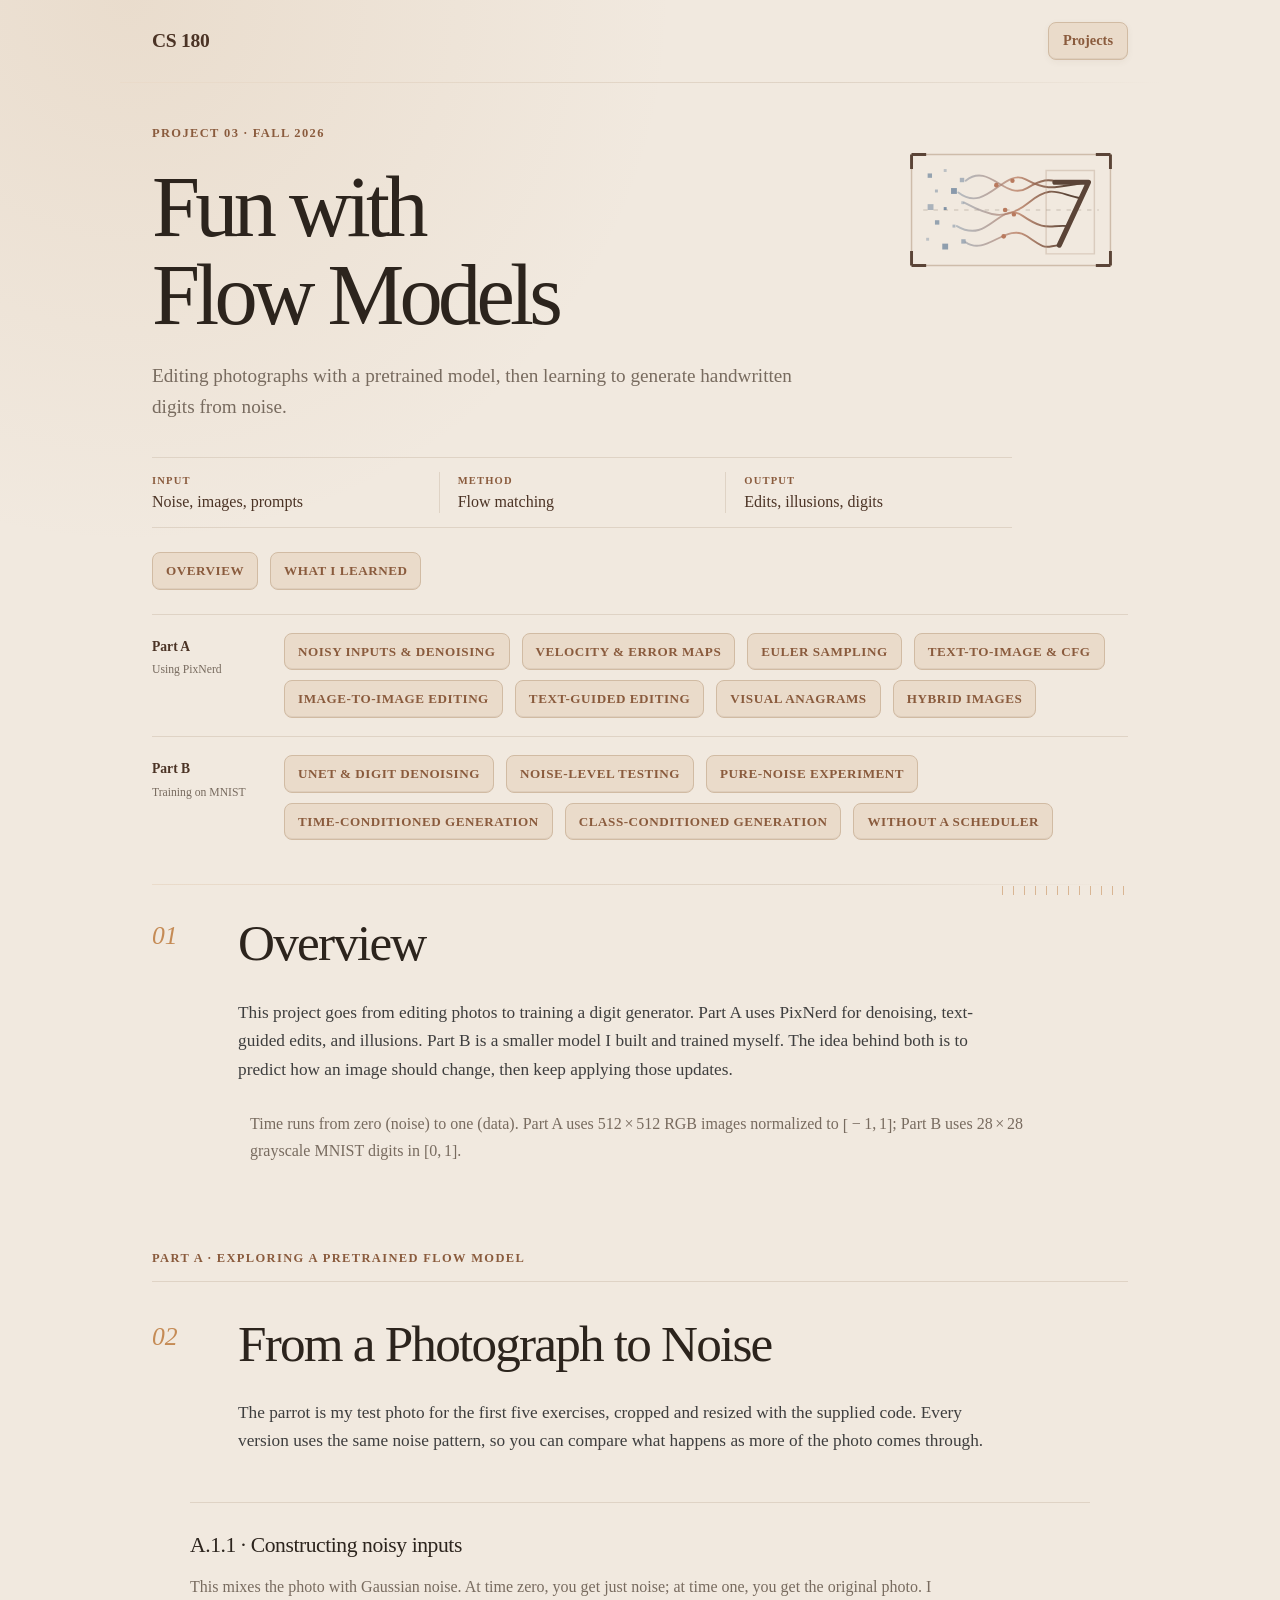
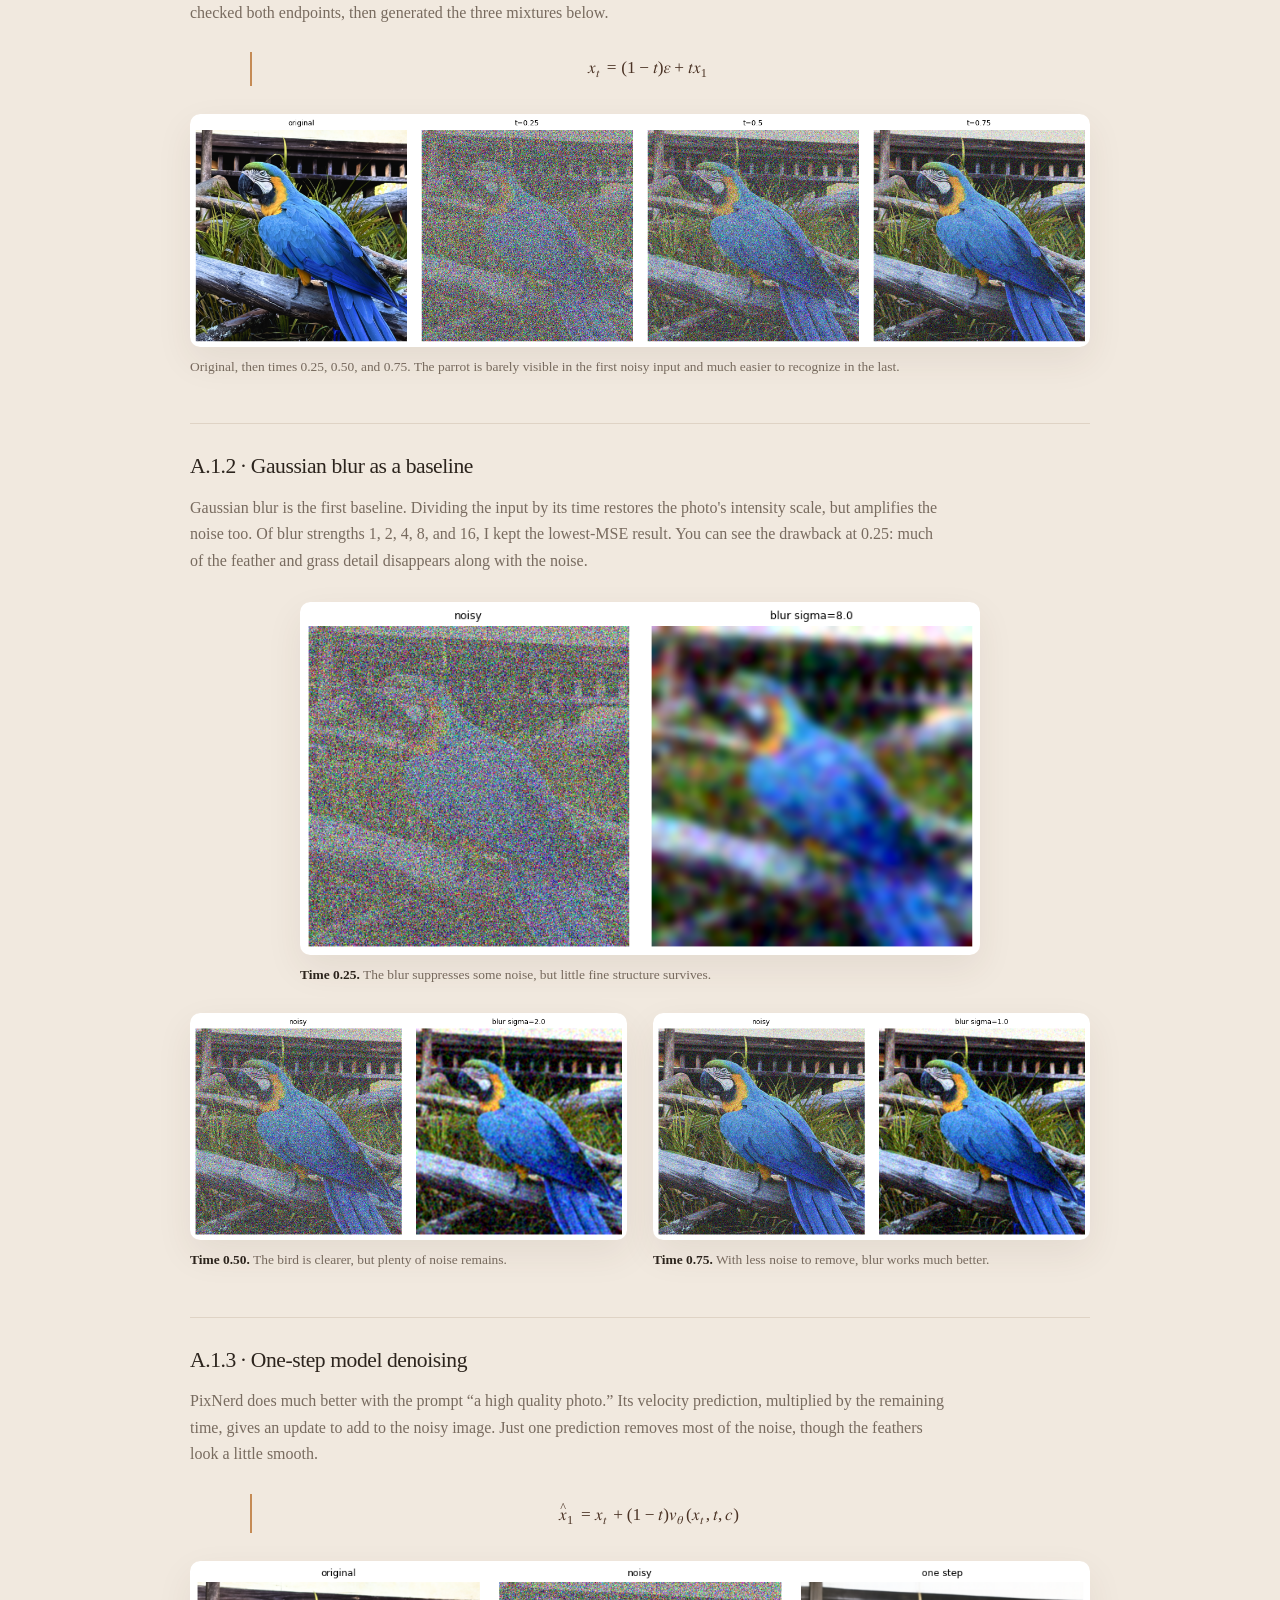
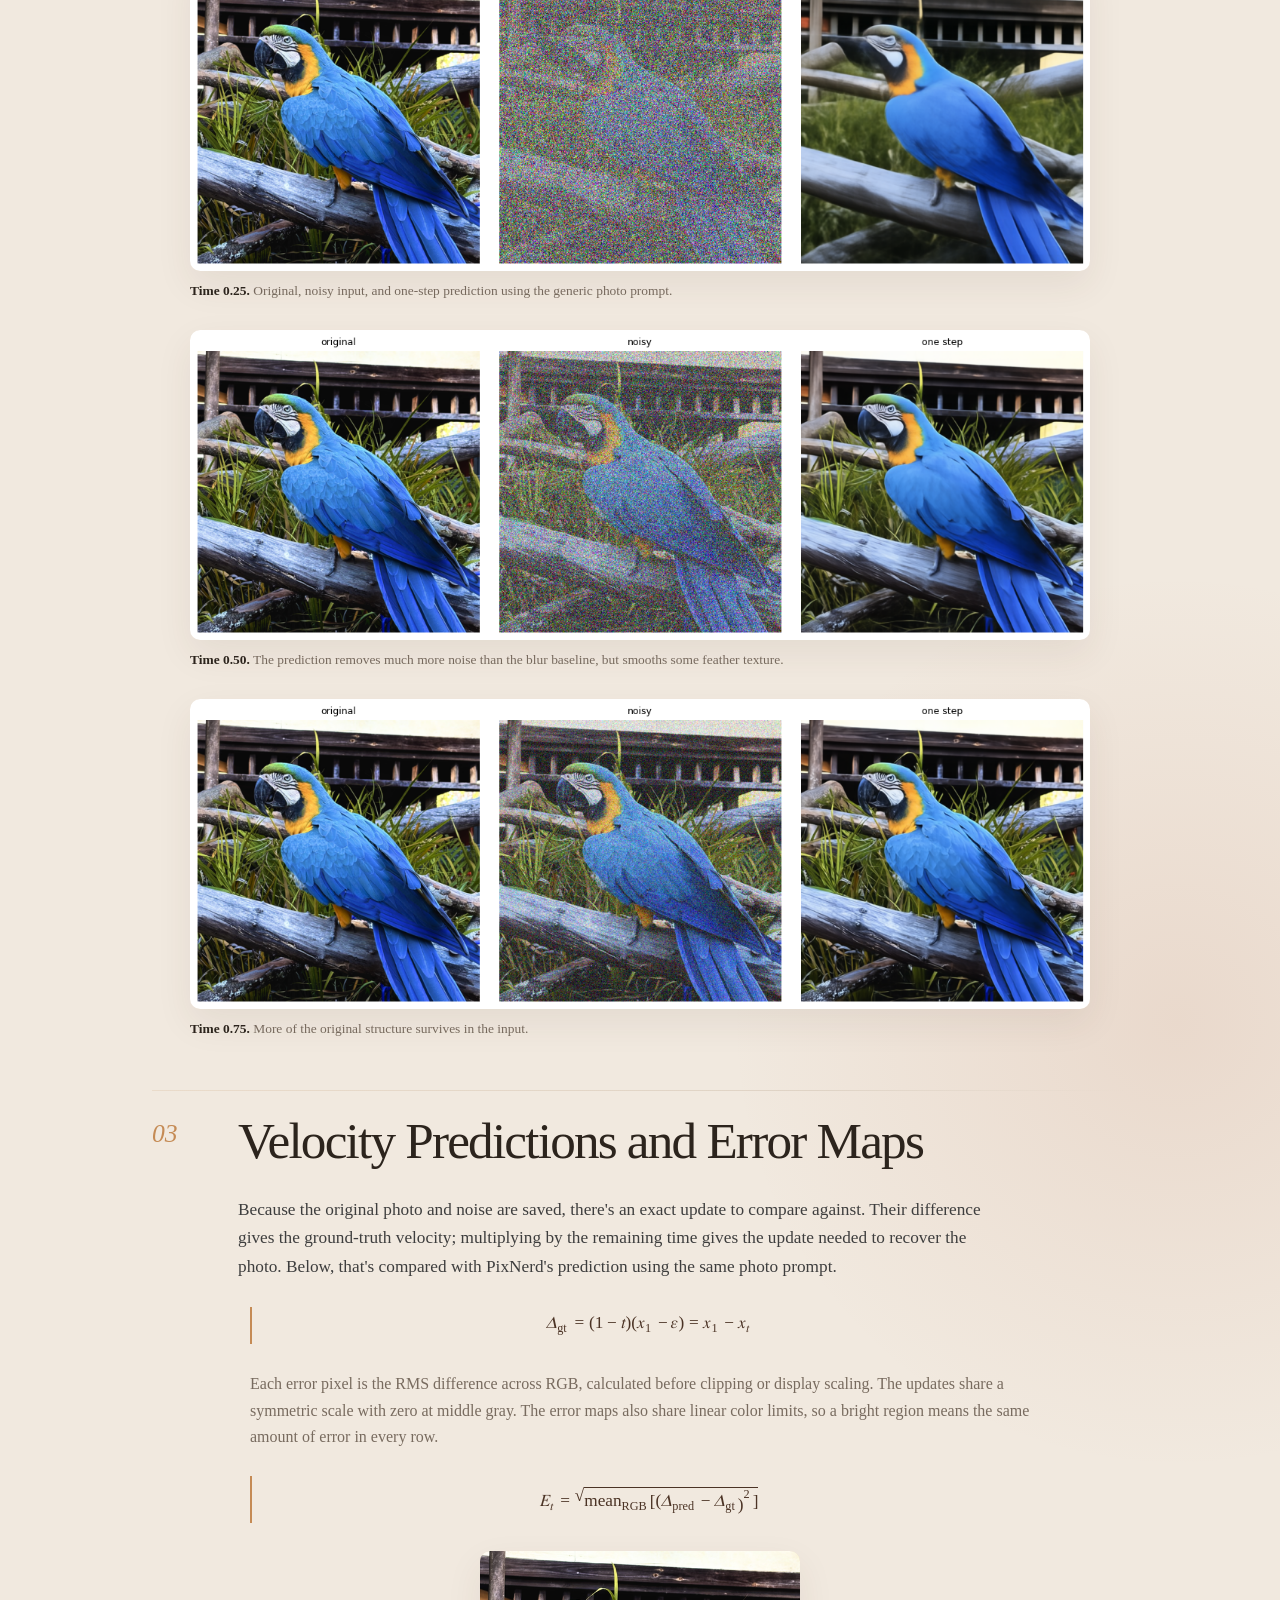
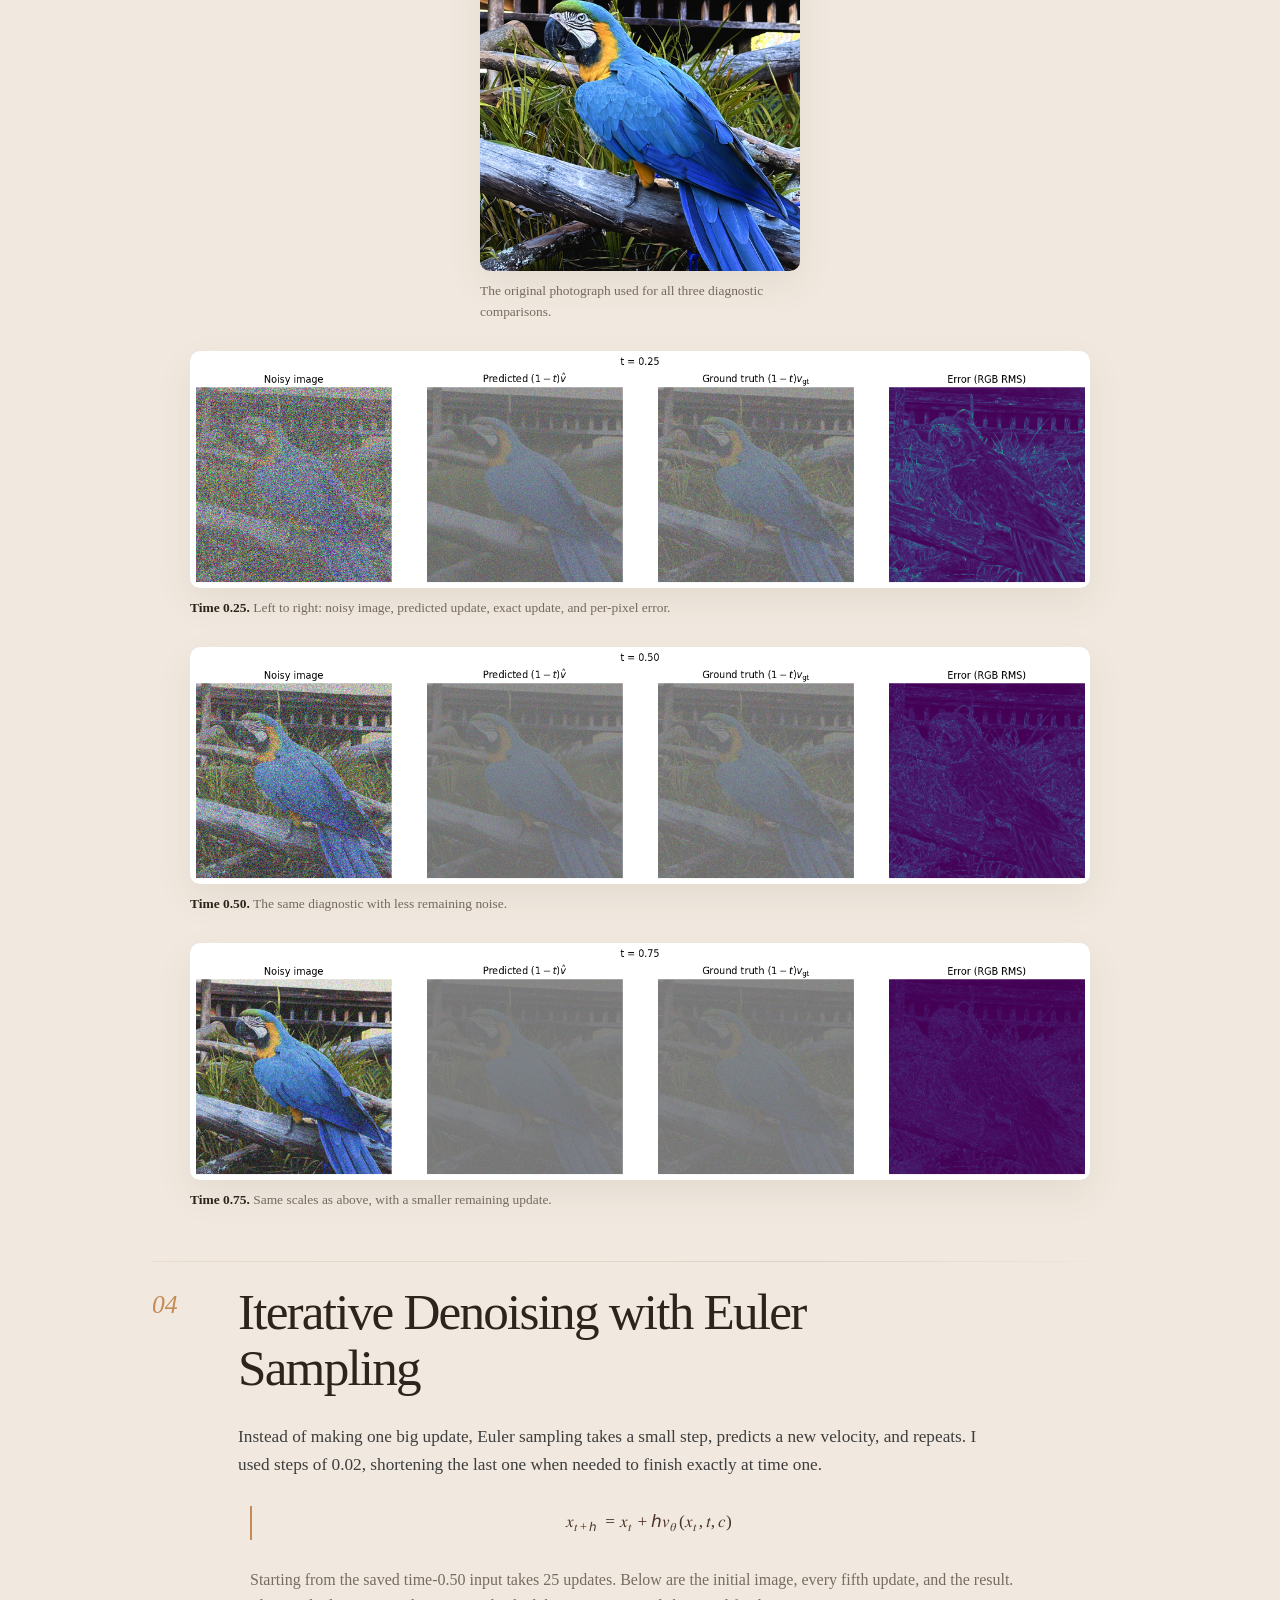
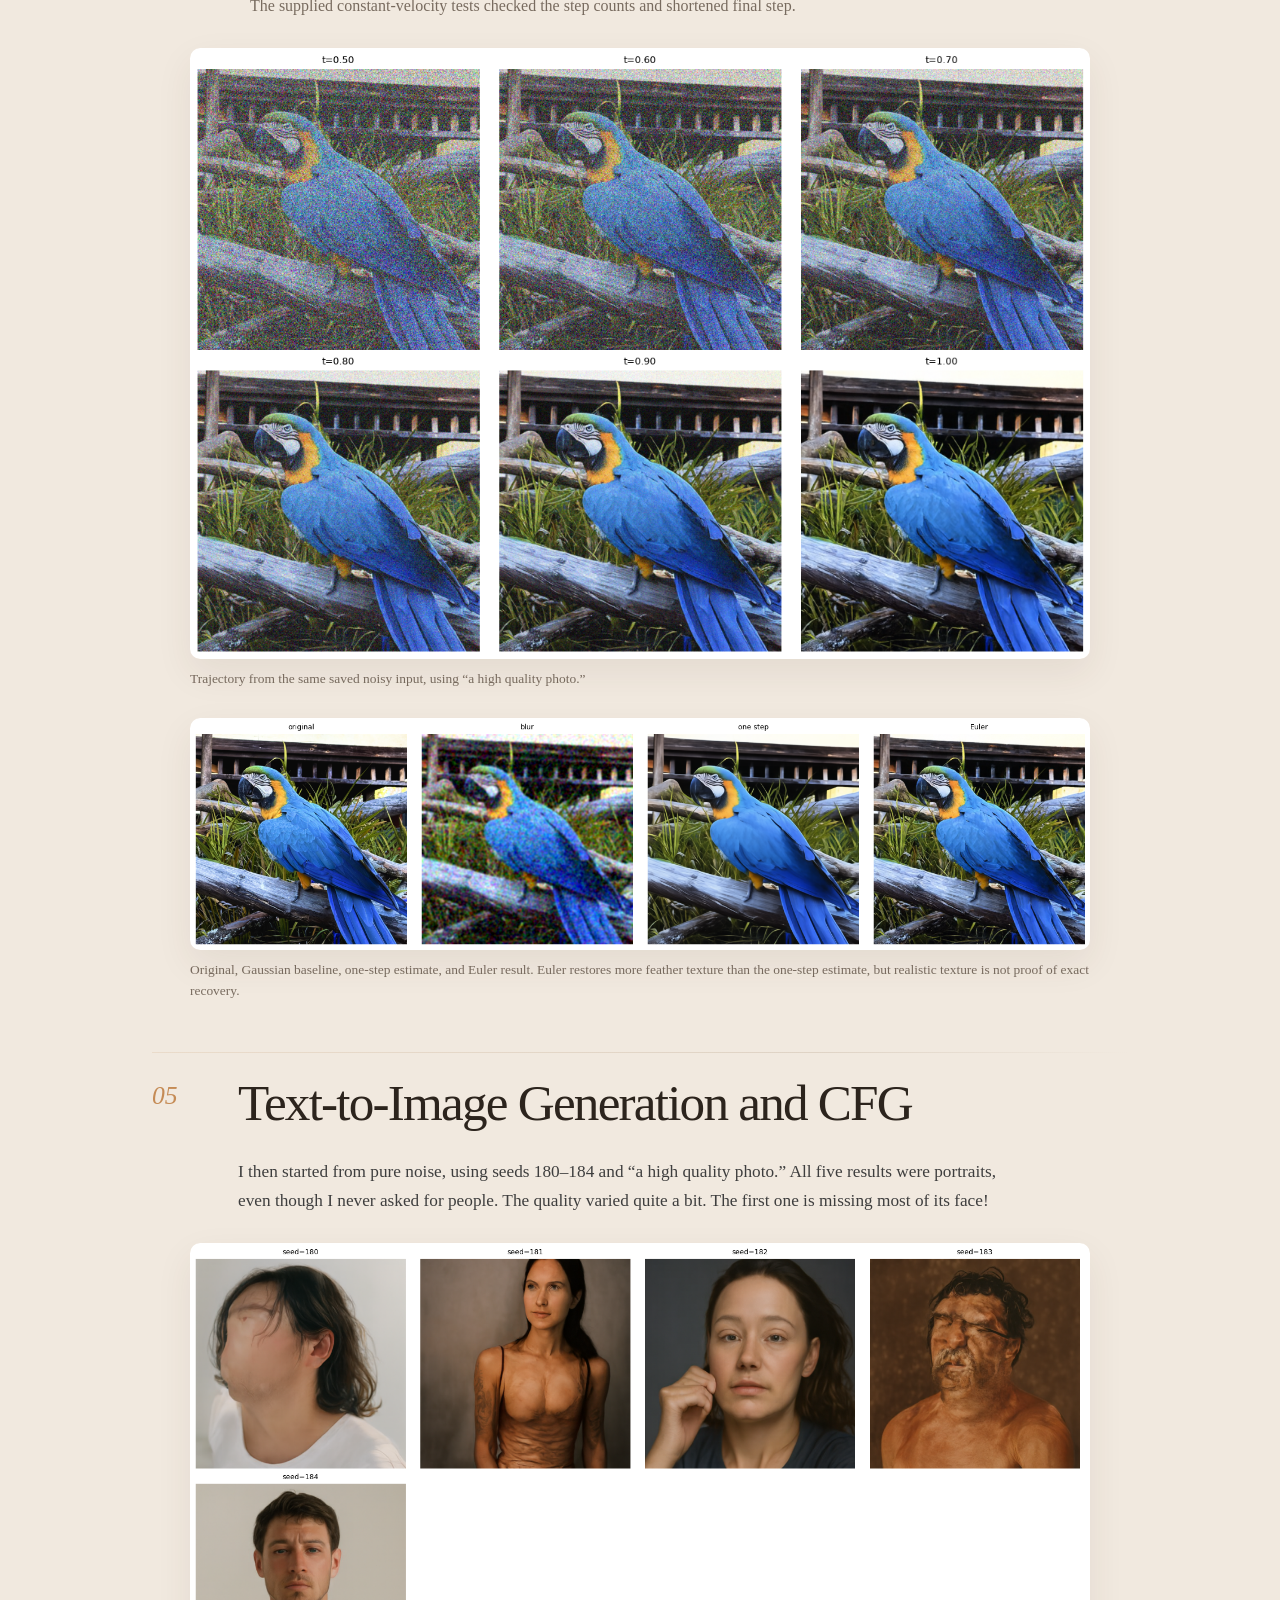
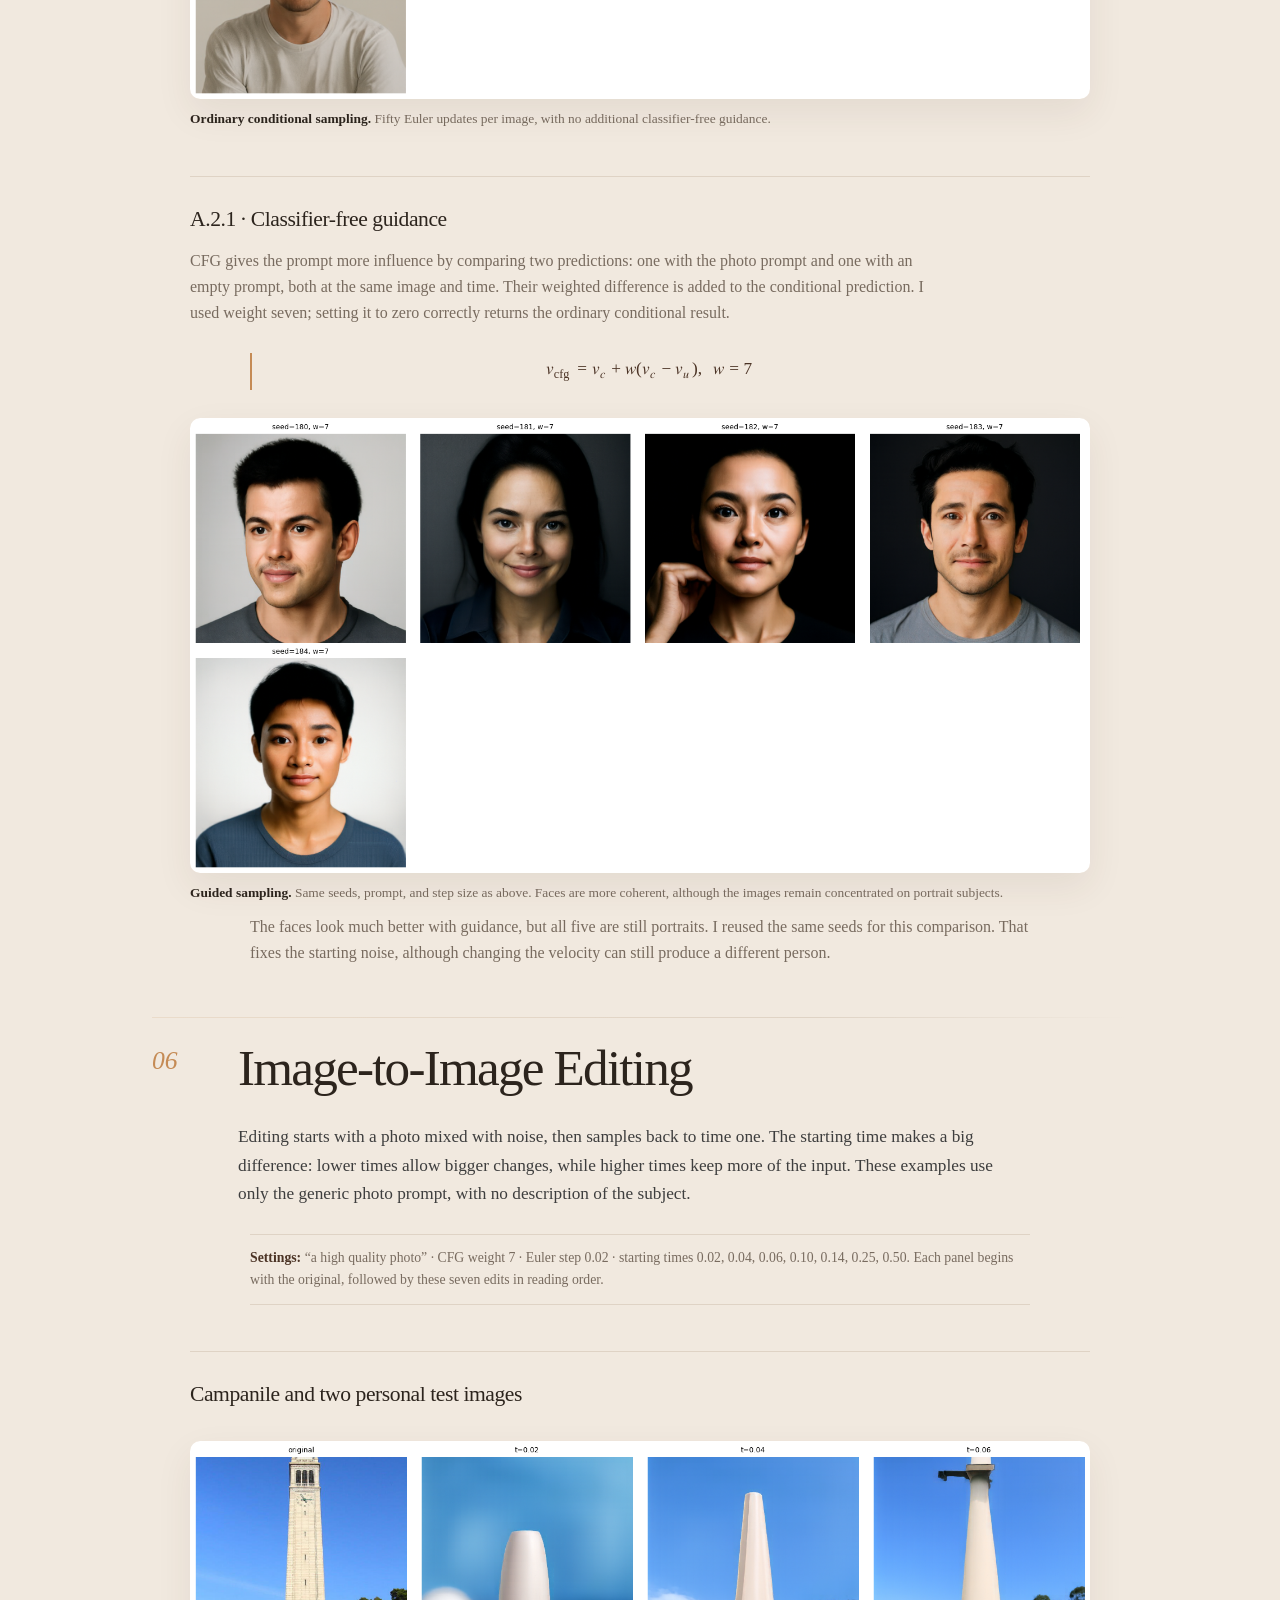
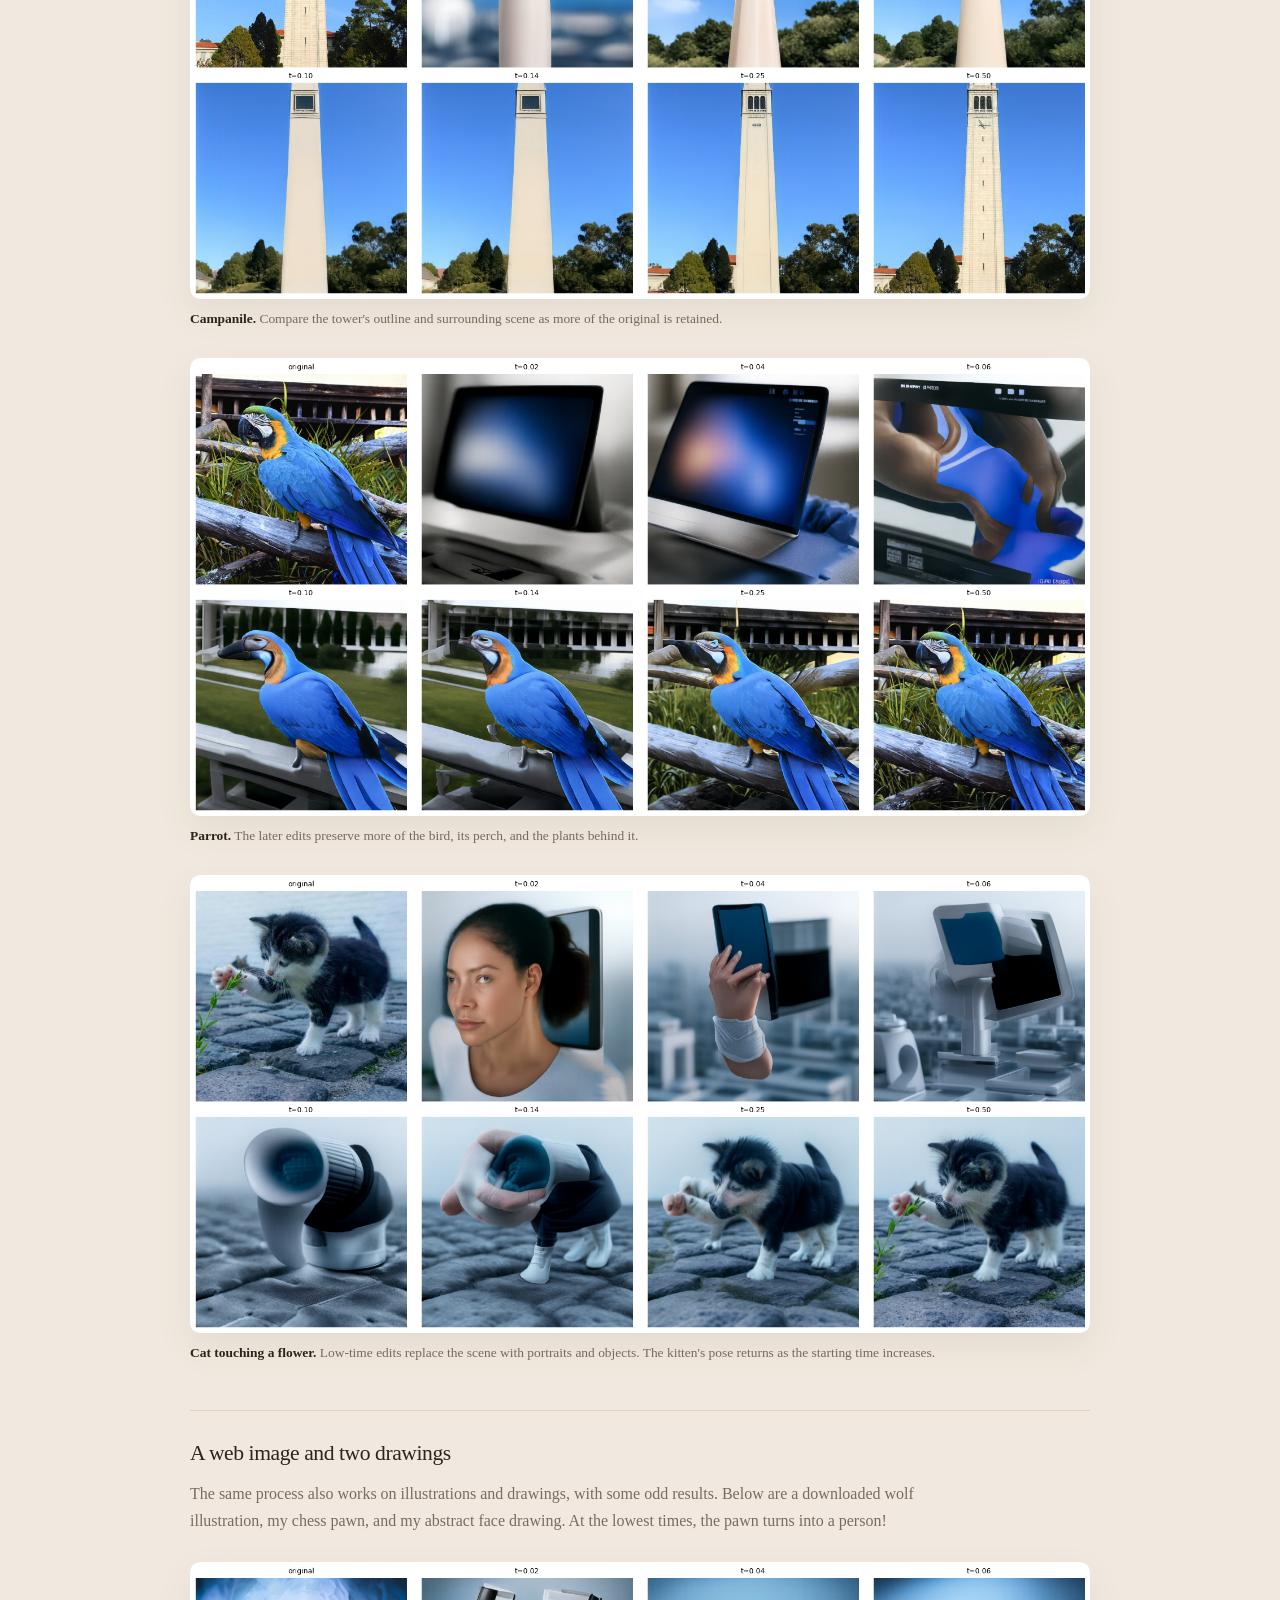
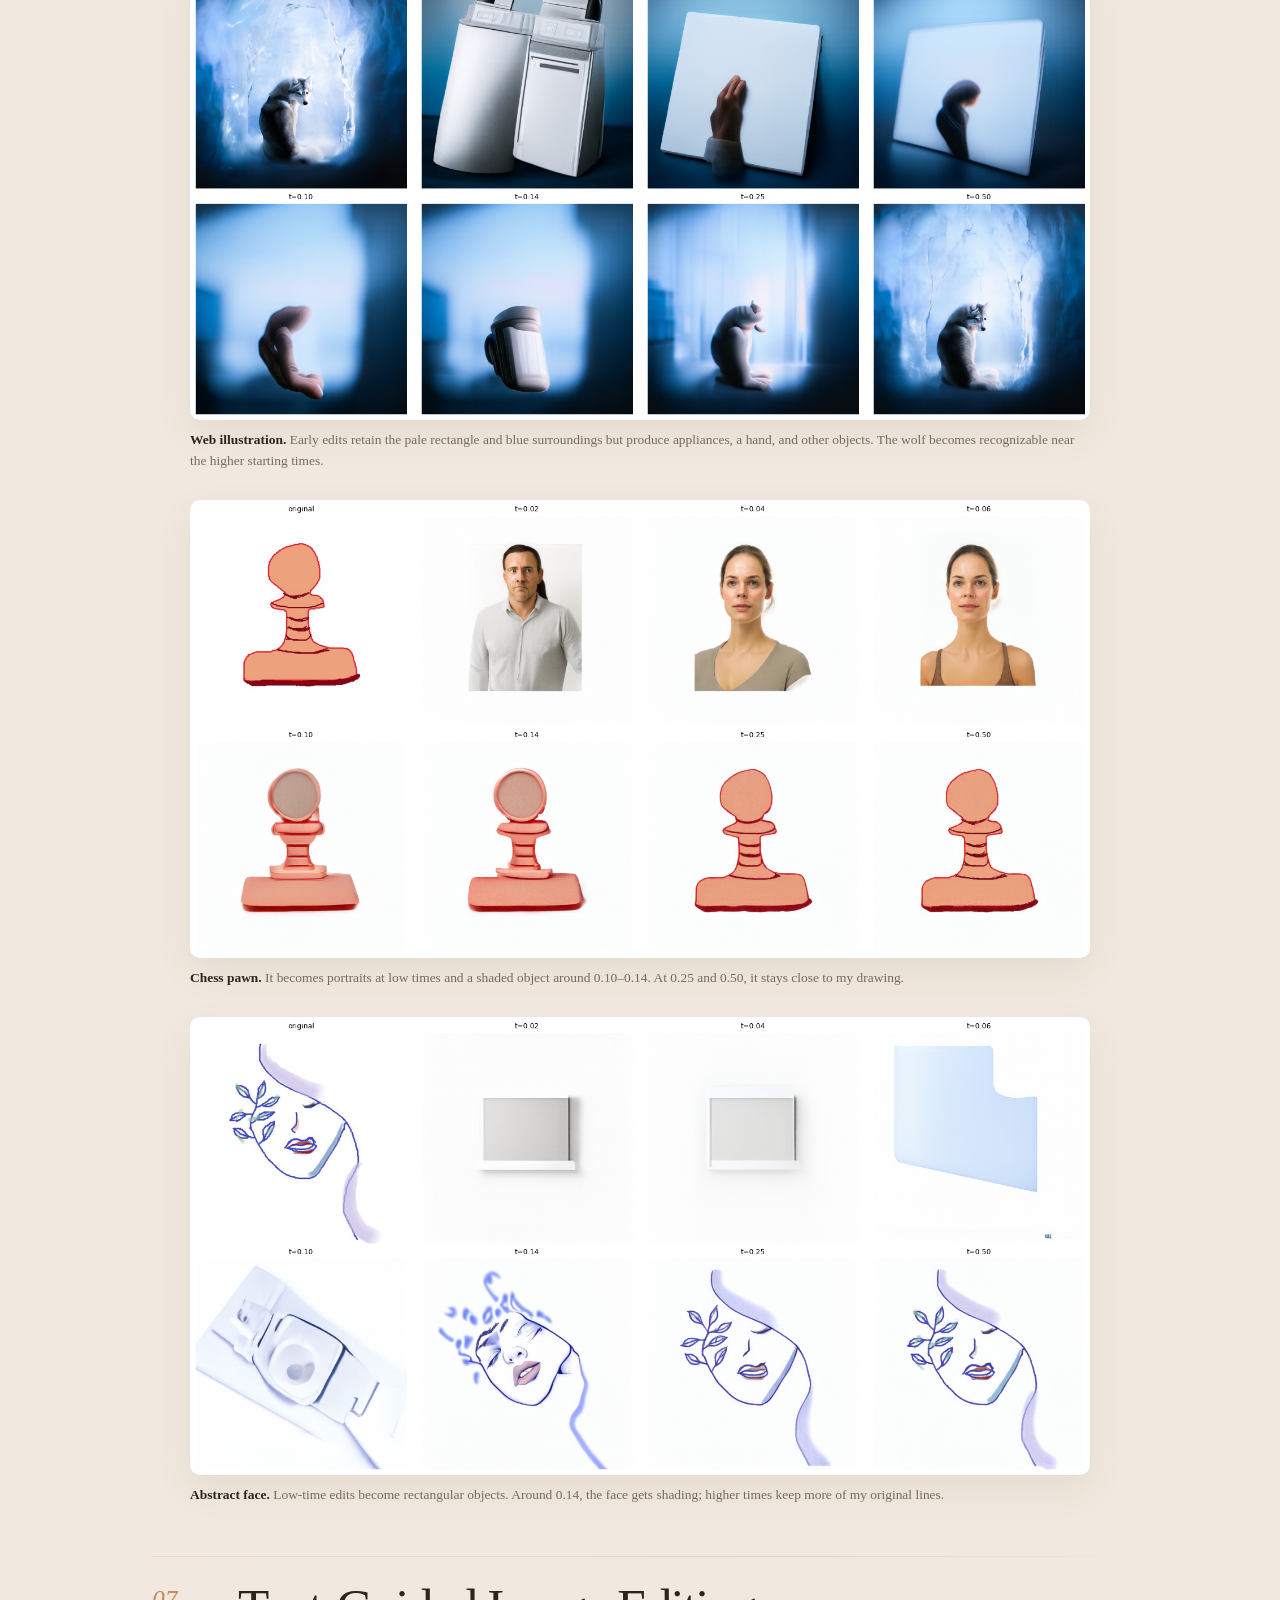
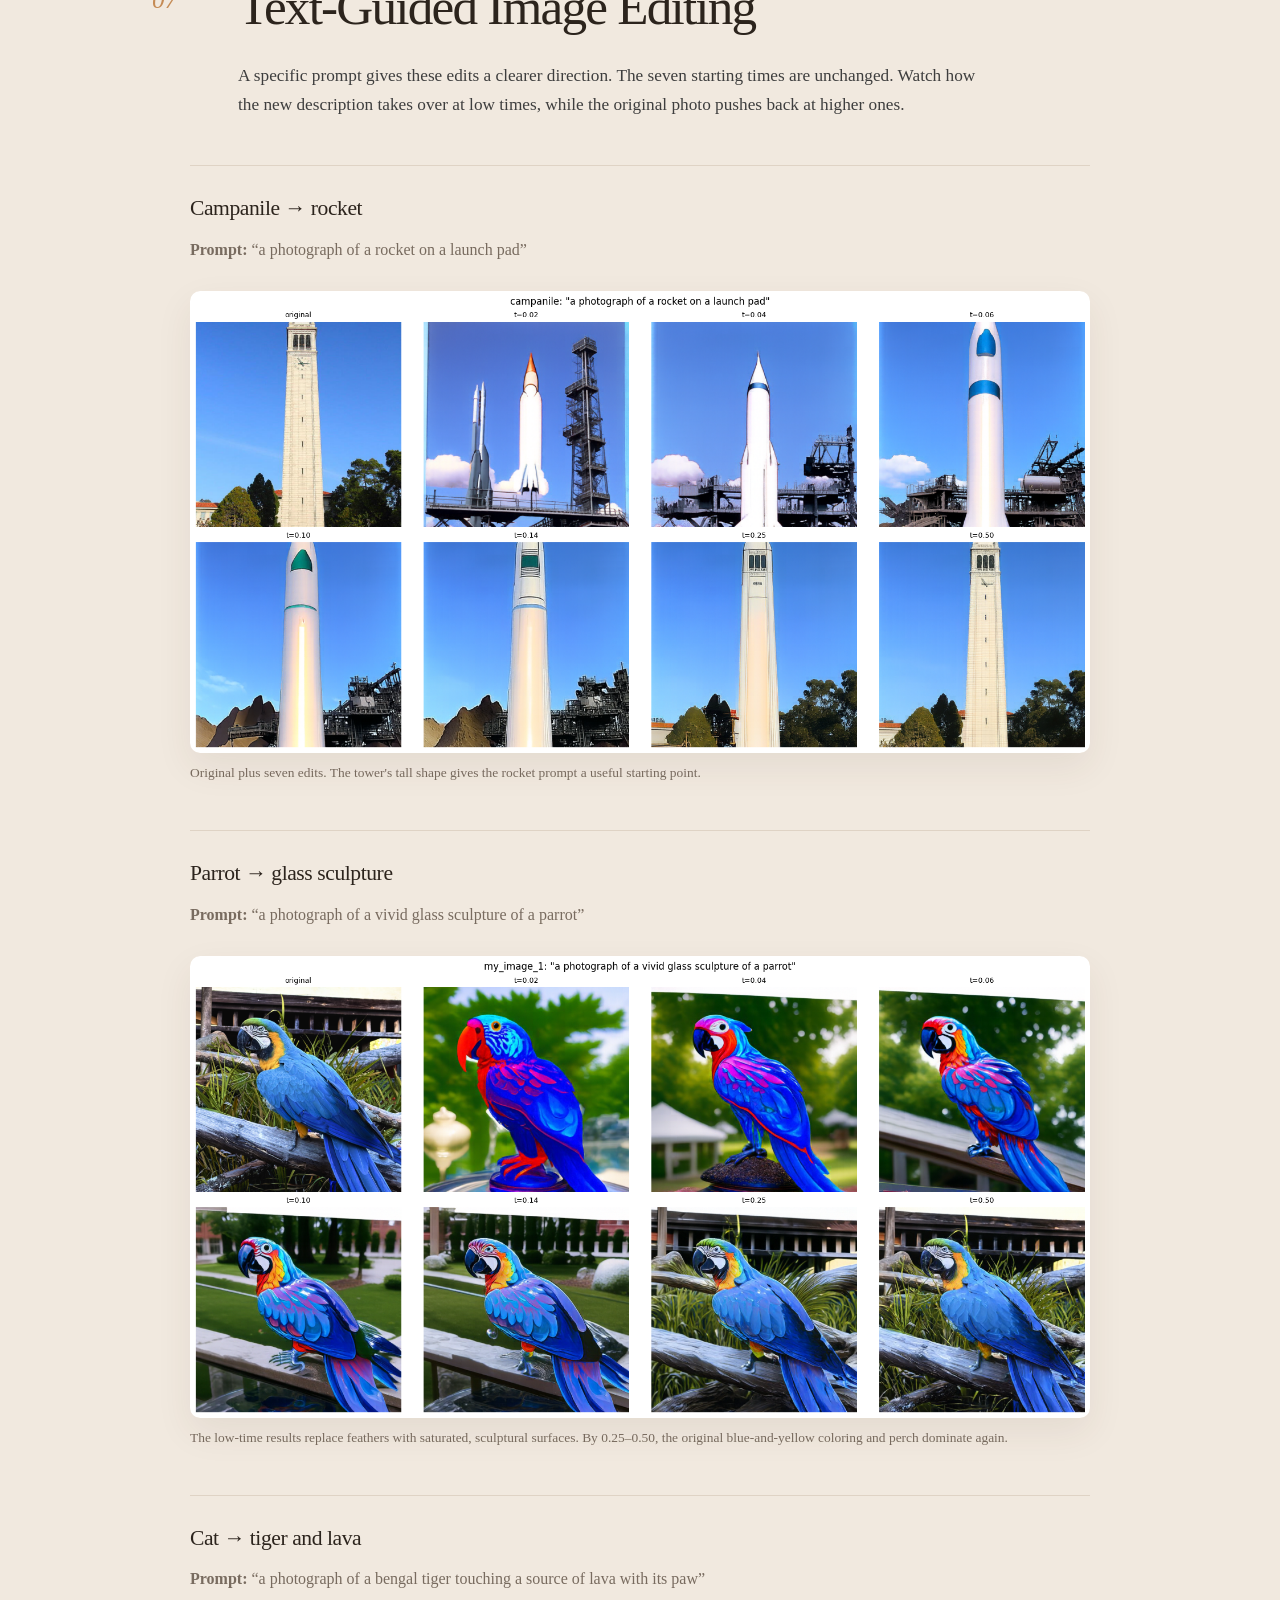
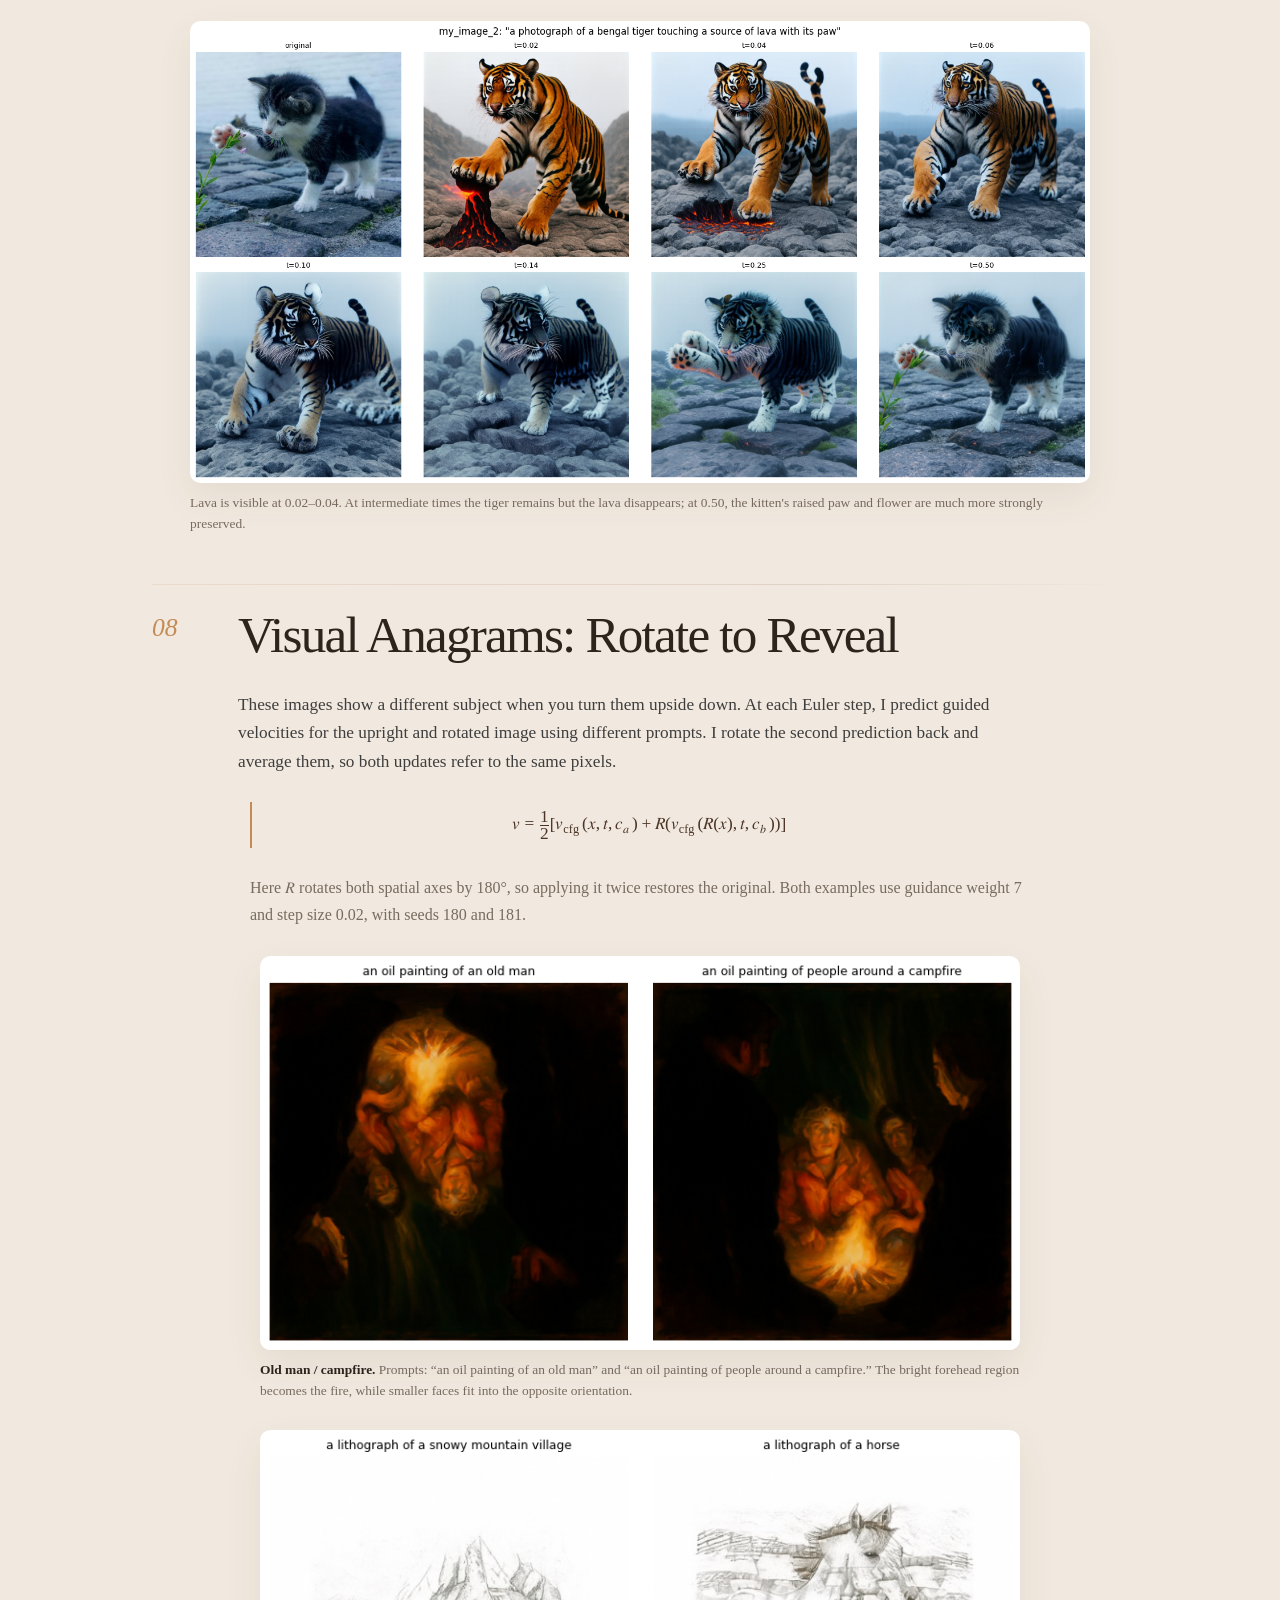
<file: proj3/index.html>
<!DOCTYPE html>
<html lang="en">
<head>
    <meta charset="UTF-8">
    <meta name="viewport" content="width=device-width, initial-scale=1.0">
    <meta name="description" content="CS 180 Project 3: image editing and illusions with PixNerd, followed by flow matching on MNIST with time- and class-conditioned UNets.">
    <title>Project 3 | Fun with Flow Models</title>
    <link rel="stylesheet" href="/style.css">
    <style>
        .proj3-page .p3-contents { margin-top: 24px; }
        .proj3-page .p3-nav-row { display: grid; grid-template-columns: 112px minmax(0, 1fr); gap: 20px; padding: 18px 0; border-top: 1px solid var(--border); }
        .proj3-page .p3-nav-label { margin: 3px 0 0; color: var(--espresso); font-size: .85rem; font-weight: 650; }
        .proj3-page .p3-nav-label small { display: block; margin-top: 4px; color: var(--muted); font-size: .73rem; font-weight: 400; line-height: 1.4; }
        .proj3-page .p3-nav-row .project-jump-links { margin: 0; gap: 10px 12px; }
        .proj3-page .p3-part { margin: 34px 0 12px; color: var(--accent); font-size: .78rem; font-weight: 650; letter-spacing: .11em; text-transform: uppercase; }
        .proj3-page .p3-part + .project-section { border-top: 1px solid var(--border); padding-top: 30px; }
        .proj3-page .p3-figure { max-width: 900px; margin: 28px auto 0; }
        .proj3-page .p3-figure img { display: block; width: 100%; height: auto; }
        .proj3-page .p3-figure figcaption { margin-top: 10px; color: var(--muted); font-size: .84rem; line-height: 1.55; }
        .proj3-page .p3-compact { max-width: 680px; }
        .proj3-page .p3-original { max-width: 320px; }
        .proj3-page .p3-anagram { max-width: 760px; }
        .proj3-page .p3-row { display: grid; grid-template-columns: repeat(2, minmax(0, 1fr)); gap: 26px; max-width: 900px; margin: 28px auto 0; }
        .proj3-page .p3-row > figure { min-width: 0; width: 100%; margin: 0; }
        .proj3-page .p3-scroll { overflow-x: auto; scrollbar-color: var(--caramel) var(--accent-soft); }
        .proj3-page .p3-scroll img { min-width: 630px; }
        .proj3-page .p3-near-far { display: grid; grid-template-columns: minmax(0, 400px) 140px; gap: 36px; align-items: center; max-width: 640px; margin: 28px auto 0; }
        .proj3-page .p3-near-far figure { margin: 0; min-width: 0; }
        .proj3-page .p3-near-far img { display: block; width: 100%; height: auto; }
        .proj3-page .p3-near-far figcaption { margin-top: 10px; color: var(--muted); font-size: .82rem; line-height: 1.5; }
        .proj3-page .p3-far { width: 112px; justify-self: center; }
        .proj3-page .p3-far img { width: 64px; margin: auto; }
        .proj3-page .p3-settings { max-width: 780px; margin: 25px auto 0; padding: 12px 0; border-top: 1px solid var(--border); border-bottom: 1px solid var(--border); color: var(--muted); font-size: .86rem; }
        .proj3-page .p3-settings strong { color: var(--espresso); }
        .proj3-page .p3-arch { max-width: 780px; margin: 26px auto 0; padding: 18px 0; border-block: 1px solid var(--border); display: flex; flex-wrap: wrap; gap: 10px 14px; align-items: center; color: var(--accent); }
        .proj3-page .p3-arch span { color: var(--muted); }
        .proj3-page .p3-arch b { font-weight: 500; }
        .proj3-page .p3-plot img { mix-blend-mode: multiply; }
        .proj3-page .p3-links { margin-top: 22px; }
        @media (max-width: 700px) {
            .proj3-page .p3-nav-row { grid-template-columns: 1fr; gap: 13px; }
            .proj3-page .p3-row { grid-template-columns: 1fr; }
            .proj3-page .p3-near-far { grid-template-columns: minmax(0, 1fr) 95px; gap: 18px; }
            .proj3-page .p3-far { width: 95px; }
            .proj3-page .p3-settings { font-size: .8rem; }
        }
        @media print {
            .proj3-page .p3-scroll { overflow: visible; }
            .proj3-page .p3-scroll img { min-width: 0; }
            .proj3-page .p3-figure { margin-top: 18px; }
            .proj3-page .p3-near-far { break-inside: avoid; }
            .proj3-page .p2-subsection h3 { break-after: avoid; }
        }
    </style>
</head>
<body>
<nav aria-label="Primary navigation">
    <a class="nav-title" href="../">CS 180</a>
    <div class="nav-links"><a href="../">Projects</a></div>
</nav>

<main class="project-page proj2-page proj3-page">
    <header class="project-hero">
        <span class="project-kicker">Project 03 · Fall 2026</span>
        <h1>Fun with<br>Flow Models</h1>
        <p class="subtitle">Editing photographs with a pretrained model, then learning to generate handwritten digits from noise.</p>
        <dl class="field-record" aria-label="Project details">
            <div><dt>Input</dt><dd>Noise, images, prompts</dd></div>
            <div><dt>Method</dt><dd>Flow matching</dd></div>
            <div><dt>Output</dt><dd>Edits, illusions, digits</dd></div>
        </dl>
        <div class="project-jump-links" aria-label="Page introduction and conclusion">
            <a href="#overview">Overview</a>
            <a href="#takeaway">What I learned</a>
        </div>
        <div class="p3-contents" role="navigation" aria-label="Project contents by part">
            <div class="p3-nav-row">
                <p class="p3-nav-label">Part A<small>Using PixNerd</small></p>
                <div class="project-jump-links" aria-label="Part A sections">
                    <a href="#a-denoising">Noisy inputs &amp; denoising</a>
                    <a href="#a-velocity">Velocity &amp; error maps</a>
                    <a href="#a-euler">Euler sampling</a>
                    <a href="#a-guidance">Text-to-image &amp; CFG</a>
                    <a href="#a-editing">Image-to-image editing</a>
                    <a href="#a-text-editing">Text-guided editing</a>
                    <a href="#a-anagrams">Visual anagrams</a>
                    <a href="#a-hybrids">Hybrid images</a>
                </div>
            </div>
            <div class="p3-nav-row">
                <p class="p3-nav-label">Part B<small>Training on MNIST</small></p>
                <div class="project-jump-links" aria-label="Part B sections">
                    <a href="#b-denoising">UNet &amp; digit denoising</a>
                    <a href="#b-ood">Noise-level testing</a>
                    <a href="#b-pure-noise">Pure-noise experiment</a>
                    <a href="#b-time">Time-conditioned generation</a>
                    <a href="#b-class">Class-conditioned generation</a>
                    <a href="#b-no-scheduler">Without a scheduler</a>
                </div>
            </div>
        </div>
    </header>

    <div class="divider"></div>

    <section class="project-section" id="overview">
        <div class="section-heading"><span class="section-number">01</span><h2>Overview</h2></div>
        <p class="section-intro">This project goes from editing photos to training a digit generator. Part A uses PixNerd for denoising, text-guided edits, and illusions. Part B is a smaller model I built and trained myself. The idea behind both is to predict how an image should change, then keep applying those updates.</p>
        <p class="p2-note">Time runs from zero (noise) to one (data). Part A uses <math><mn>512</mn><mo>×</mo><mn>512</mn></math> RGB images normalized to <math><mo>[</mo><mo>−</mo><mn>1</mn><mo>,</mo><mn>1</mn><mo>]</mo></math>; Part B uses <math><mn>28</mn><mo>×</mo><mn>28</mn></math> grayscale MNIST digits in <math><mo>[</mo><mn>0</mn><mo>,</mo><mn>1</mn><mo>]</mo></math>.</p>
    </section>

    <p class="p3-part" id="part-a">Part A · Exploring a pretrained flow model</p>

    <section class="project-section" id="a-denoising">
        <div class="section-heading"><span class="section-number">02</span><h2>From a Photograph to Noise</h2></div>
        <p class="section-intro">The parrot is my test photo for the first five exercises, cropped and resized with the supplied code. Every version uses the same noise pattern, so you can compare what happens as more of the photo comes through.</p>

        <div class="p2-subsection">
            <h3>A.1.1 · Constructing noisy inputs</h3>
            <p>This mixes the photo with Gaussian noise. At time zero, you get just noise; at time one, you get the original photo. I checked both endpoints, then generated the three mixtures below.</p>
            <div class="formula p2-math"><math display="block" aria-label="x at time t equals one minus t times epsilon plus t times the clean image"><msub><mi>x</mi><mi>t</mi></msub><mo>=</mo><mo>(</mo><mn>1</mn><mo>−</mo><mi>t</mi><mo>)</mo><mi>ε</mi><mo>+</mo><mi>t</mi><msub><mi>x</mi><mn>1</mn></msub></math></div>
            <figure class="p3-figure"><div class="image-frame p3-scroll"><img src="media/a-noisy-inputs.png" alt="Original parrot and noisy versions at times 0.25, 0.50, and 0.75" loading="lazy"></div><figcaption>Original, then times 0.25, 0.50, and 0.75. The parrot is barely visible in the first noisy input and much easier to recognize in the last.</figcaption></figure>
        </div>

        <div class="p2-subsection">
            <h3>A.1.2 · Gaussian blur as a baseline</h3>
            <p>Gaussian blur is the first baseline. Dividing the input by its time restores the photo's intensity scale, but amplifies the noise too. Of blur strengths 1, 2, 4, 8, and 16, I kept the lowest-MSE result. You can see the drawback at 0.25: much of the feather and grass detail disappears along with the noise.</p>
            <figure class="p3-figure p3-compact"><div class="image-frame"><img src="media/a-blur-025.png" alt="Noisy parrot at time 0.25 and selected Gaussian blur result" loading="lazy"></div><figcaption><strong>Time 0.25.</strong> The blur suppresses some noise, but little fine structure survives.</figcaption></figure>
            <div class="p3-row">
                <figure class="p3-figure"><div class="image-frame"><img src="media/a-blur-050.png" alt="Noisy parrot at time 0.50 and Gaussian-denoised result" loading="lazy"></div><figcaption><strong>Time 0.50.</strong> The bird is clearer, but plenty of noise remains.</figcaption></figure>
                <figure class="p3-figure"><div class="image-frame"><img src="media/a-blur-075.png" alt="Noisy parrot at time 0.75 and Gaussian-denoised result" loading="lazy"></div><figcaption><strong>Time 0.75.</strong> With less noise to remove, blur works much better.</figcaption></figure>
            </div>
        </div>

        <div class="p2-subsection">
            <h3>A.1.3 · One-step model denoising</h3>
            <p>PixNerd does much better with the prompt “a high quality photo.” Its velocity prediction, multiplied by the remaining time, gives an update to add to the noisy image. Just one prediction removes most of the noise, though the feathers look a little smooth.</p>
            <div class="formula p2-math"><math display="block" aria-label="Clean estimate equals x t plus one minus t times predicted velocity"><msub><mover><mi>x</mi><mo>^</mo></mover><mn>1</mn></msub><mo>=</mo><msub><mi>x</mi><mi>t</mi></msub><mo>+</mo><mo>(</mo><mn>1</mn><mo>−</mo><mi>t</mi><mo>)</mo><msub><mi>v</mi><mi>θ</mi></msub><mo>(</mo><msub><mi>x</mi><mi>t</mi></msub><mo>,</mo><mi>t</mi><mo>,</mo><mi>c</mi><mo>)</mo></math></div>
            <figure class="p3-figure"><div class="image-frame p3-scroll"><img src="media/a-one-step-025.png" alt="Original, noisy parrot, and one-step estimate at time 0.25" loading="lazy"></div><figcaption><strong>Time 0.25.</strong> Original, noisy input, and one-step prediction using the generic photo prompt.</figcaption></figure>
            <figure class="p3-figure"><div class="image-frame p3-scroll"><img src="media/a-one-step-050.png" alt="Original, noisy parrot, and one-step estimate at time 0.50" loading="lazy"></div><figcaption><strong>Time 0.50.</strong> The prediction removes much more noise than the blur baseline, but smooths some feather texture.</figcaption></figure>
            <figure class="p3-figure"><div class="image-frame p3-scroll"><img src="media/a-one-step-075.png" alt="Original, noisy parrot, and one-step estimate at time 0.75" loading="lazy"></div><figcaption><strong>Time 0.75.</strong> More of the original structure survives in the input.</figcaption></figure>
        </div>
    </section>

    <section class="project-section" id="a-velocity">
        <div class="section-heading"><span class="section-number">03</span><h2>Velocity Predictions and Error Maps</h2></div>
        <p class="section-intro">Because the original photo and noise are saved, there's an exact update to compare against. Their difference gives the ground-truth velocity; multiplying by the remaining time gives the update needed to recover the photo. Below, that's compared with PixNerd's prediction using the same photo prompt.</p>
        <div class="formula p2-math"><math display="block" aria-label="Ground truth update equals one minus t times clean image minus epsilon, which equals clean image minus x t"><msub><mi>Δ</mi><mtext>gt</mtext></msub><mo>=</mo><mo>(</mo><mn>1</mn><mo>−</mo><mi>t</mi><mo>)</mo><mo>(</mo><msub><mi>x</mi><mn>1</mn></msub><mo>−</mo><mi>ε</mi><mo>)</mo><mo>=</mo><msub><mi>x</mi><mn>1</mn></msub><mo>−</mo><msub><mi>x</mi><mi>t</mi></msub></math></div>
        <p class="p2-note">Each error pixel is the RMS difference across RGB, calculated before clipping or display scaling. The updates share a symmetric scale with zero at middle gray. The error maps also share linear color limits, so a bright region means the same amount of error in every row.</p>
        <div class="formula p2-math"><math display="block" aria-label="Per pixel error is the square root of mean RGB squared difference between predicted and ground truth updates"><msub><mi>E</mi><mi>t</mi></msub><mo>=</mo><msqrt><mrow><msub><mi>mean</mi><mtext>RGB</mtext></msub><mo>[</mo><mo>(</mo><msub><mi>Δ</mi><mtext>pred</mtext></msub><mo>−</mo><msub><mi>Δ</mi><mtext>gt</mtext></msub><msup><mo>)</mo><mn>2</mn></msup><mo>]</mo></mrow></msqrt></math></div>
        <figure class="p3-figure p3-original"><div class="image-frame"><img src="media/a-velocity-original.png" alt="Original parrot photograph used as the ground truth for velocity diagnostics" loading="lazy"></div><figcaption>The original photograph used for all three diagnostic comparisons.</figcaption></figure>
        <figure class="p3-figure"><div class="image-frame p3-scroll"><img src="media/a-velocity-025.png" alt="Time 0.25 noisy image, predicted update, ground truth update, and RGB RMS error heatmap" loading="lazy"></div><figcaption><strong>Time 0.25.</strong> Left to right: noisy image, predicted update, exact update, and per-pixel error.</figcaption></figure>
        <figure class="p3-figure"><div class="image-frame p3-scroll"><img src="media/a-velocity-050.png" alt="Time 0.50 velocity updates and error heatmap using the same display limits" loading="lazy"></div><figcaption><strong>Time 0.50.</strong> The same diagnostic with less remaining noise.</figcaption></figure>
        <figure class="p3-figure"><div class="image-frame p3-scroll"><img src="media/a-velocity-075.png" alt="Time 0.75 velocity updates and error heatmap using the same display limits" loading="lazy"></div><figcaption><strong>Time 0.75.</strong> Same scales as above, with a smaller remaining update.</figcaption></figure>
    </section>

    <section class="project-section" id="a-euler">
        <div class="section-heading"><span class="section-number">04</span><h2>Iterative Denoising with Euler Sampling</h2></div>
        <p class="section-intro">Instead of making one big update, Euler sampling takes a small step, predicts a new velocity, and repeats. I used steps of 0.02, shortening the last one when needed to finish exactly at time one.</p>
        <div class="formula p2-math"><math display="block" aria-label="Euler update: x at time t plus h equals x t plus h times velocity"><msub><mi>x</mi><mrow><mi>t</mi><mo>+</mo><mi>h</mi></mrow></msub><mo>=</mo><msub><mi>x</mi><mi>t</mi></msub><mo>+</mo><mi>h</mi><msub><mi>v</mi><mi>θ</mi></msub><mo>(</mo><msub><mi>x</mi><mi>t</mi></msub><mo>,</mo><mi>t</mi><mo>,</mo><mi>c</mi><mo>)</mo></math></div>
        <p class="p2-note">Starting from the saved time-0.50 input takes 25 updates. Below are the initial image, every fifth update, and the result. The supplied constant-velocity tests checked the step counts and shortened final step.</p>
        <figure class="p3-figure"><div class="image-frame p3-scroll"><img src="media/a-euler-trajectory.png" alt="Euler denoising progression at times 0.50, 0.60, 0.70, 0.80, 0.90, and 1.00" loading="lazy"></div><figcaption>Trajectory from the same saved noisy input, using “a high quality photo.”</figcaption></figure>
        <figure class="p3-figure"><div class="image-frame p3-scroll"><img src="media/a-denoising-comparison.png" alt="Original parrot compared with Gaussian blur, one-step denoising, and Euler denoising" loading="lazy"></div><figcaption>Original, Gaussian baseline, one-step estimate, and Euler result. Euler restores more feather texture than the one-step estimate, but realistic texture is not proof of exact recovery.</figcaption></figure>
    </section>

    <section class="project-section" id="a-guidance">
        <div class="section-heading"><span class="section-number">05</span><h2>Text-to-Image Generation and CFG</h2></div>
        <p class="section-intro">I then started from pure noise, using seeds 180–184 and “a high quality photo.” All five results were portraits, even though I never asked for people. The quality varied quite a bit. The first one is missing most of its face!</p>
        <figure class="p3-figure"><div class="image-frame p3-scroll"><img src="media/a-conditional-samples.png" alt="Five ordinary conditional generations with seeds 180 through 184, including distorted and incomplete portraits" loading="lazy"></div><figcaption><strong>Ordinary conditional sampling.</strong> Fifty Euler updates per image, with no additional classifier-free guidance.</figcaption></figure>
        <div class="p2-subsection">
            <h3>A.2.1 · Classifier-free guidance</h3>
        <p>CFG gives the prompt more influence by comparing two predictions: one with the photo prompt and one with an empty prompt, both at the same image and time. Their weighted difference is added to the conditional prediction. I used weight seven; setting it to zero correctly returns the ordinary conditional result.</p>
            <div class="formula p2-math"><math display="block" aria-label="Part A guided velocity equals conditional velocity plus w times conditional minus unconditional velocity"><msub><mi>v</mi><mtext>cfg</mtext></msub><mo>=</mo><msub><mi>v</mi><mi>c</mi></msub><mo>+</mo><mi>w</mi><mo>(</mo><msub><mi>v</mi><mi>c</mi></msub><mo>−</mo><msub><mi>v</mi><mi>u</mi></msub><mo>)</mo><mo>,</mo><mspace width=".5em"/><mi>w</mi><mo>=</mo><mn>7</mn></math></div>
            <figure class="p3-figure"><div class="image-frame p3-scroll"><img src="media/a-cfg-samples.png" alt="Five classifier-free guided portraits generated from the same initial noises with weight seven" loading="lazy"></div><figcaption><strong>Guided sampling.</strong> Same seeds, prompt, and step size as above. Faces are more coherent, although the images remain concentrated on portrait subjects.</figcaption></figure>
            <p class="p2-note">The faces look much better with guidance, but all five are still portraits. I reused the same seeds for this comparison. That fixes the starting noise, although changing the velocity can still produce a different person.</p>
        </div>
    </section>

    <section class="project-section" id="a-editing">
        <div class="section-heading"><span class="section-number">06</span><h2>Image-to-Image Editing</h2></div>
        <p class="section-intro">Editing starts with a photo mixed with noise, then samples back to time one. The starting time makes a big difference: lower times allow bigger changes, while higher times keep more of the input. These examples use only the generic photo prompt, with no description of the subject.</p>
        <p class="p3-settings"><strong>Settings:</strong> “a high quality photo” · CFG weight 7 · Euler step 0.02 · starting times 0.02, 0.04, 0.06, 0.10, 0.14, 0.25, 0.50. Each panel begins with the original, followed by these seven edits in reading order.</p>
        <div class="p2-subsection">
            <h3>Campanile and two personal test images</h3>
            <figure class="p3-figure"><div class="image-frame p3-scroll"><img src="media/a-edit-campanile.png" alt="Original Campanile and seven generic-photo edits labeled by starting time" loading="lazy"></div><figcaption><strong>Campanile.</strong> Compare the tower's outline and surrounding scene as more of the original is retained.</figcaption></figure>
            <figure class="p3-figure"><div class="image-frame p3-scroll"><img src="media/a-edit-parrot.png" alt="Original parrot and seven image-to-image edits from starting times 0.02 through 0.50" loading="lazy"></div><figcaption><strong>Parrot.</strong> The later edits preserve more of the bird, its perch, and the plants behind it.</figcaption></figure>
            <figure class="p3-figure"><div class="image-frame p3-scroll"><img src="media/a-edit-cat.png" alt="Original kitten touching a flower and seven generic-photo edits" loading="lazy"></div><figcaption><strong>Cat touching a flower.</strong> Low-time edits replace the scene with portraits and objects. The kitten's pose returns as the starting time increases.</figcaption></figure>
        </div>
        <div class="p2-subsection">
            <h3>A web image and two drawings</h3>
            <p>The same process also works on illustrations and drawings, with some odd results. Below are a downloaded wolf illustration, my chess pawn, and my abstract face drawing. At the lowest times, the pawn turns into a person!</p>
            <figure class="p3-figure"><div class="image-frame p3-scroll"><img src="media/a-edit-web.png" alt="Downloaded wolf illustration and seven edits, including unrelated objects at low starting times" loading="lazy"></div><figcaption><strong>Web illustration.</strong> Early edits retain the pale rectangle and blue surroundings but produce appliances, a hand, and other objects. The wolf becomes recognizable near the higher starting times.</figcaption></figure>
            <figure class="p3-figure"><div class="image-frame p3-scroll"><img src="media/a-edit-drawing-1.png" alt="Hand-drawn chess pawn and seven edits at the required starting times" loading="lazy"></div><figcaption><strong>Chess pawn.</strong> It becomes portraits at low times and a shaded object around 0.10–0.14. At 0.25 and 0.50, it stays close to my drawing.</figcaption></figure>
            <figure class="p3-figure"><div class="image-frame p3-scroll"><img src="media/a-edit-drawing-2.png" alt="Hand-drawn abstract face with leaves and seven edits at the required starting times" loading="lazy"></div><figcaption><strong>Abstract face.</strong> Low-time edits become rectangular objects. Around 0.14, the face gets shading; higher times keep more of my original lines.</figcaption></figure>
        </div>
    </section>

    <section class="project-section" id="a-text-editing">
        <div class="section-heading"><span class="section-number">07</span><h2>Text-Guided Image Editing</h2></div>
        <p class="section-intro">A specific prompt gives these edits a clearer direction. The seven starting times are unchanged. Watch how the new description takes over at low times, while the original photo pushes back at higher ones.</p>
        <div class="p2-subsection">
            <h3>Campanile → rocket</h3>
            <p><strong>Prompt:</strong> “a photograph of a rocket on a launch pad”</p>
            <figure class="p3-figure"><div class="image-frame p3-scroll"><img src="media/a-text-campanile.png" alt="Campanile edited with the rocket-on-a-launch-pad prompt at seven starting times" loading="lazy"></div><figcaption>Original plus seven edits. The tower's tall shape gives the rocket prompt a useful starting point.</figcaption></figure>
        </div>
        <div class="p2-subsection">
            <h3>Parrot → glass sculpture</h3>
            <p><strong>Prompt:</strong> “a photograph of a vivid glass sculpture of a parrot”</p>
            <figure class="p3-figure"><div class="image-frame p3-scroll"><img src="media/a-text-parrot.png" alt="Parrot transformed toward a vivid glass sculpture across seven starting times" loading="lazy"></div><figcaption>The low-time results replace feathers with saturated, sculptural surfaces. By 0.25–0.50, the original blue-and-yellow coloring and perch dominate again.</figcaption></figure>
        </div>
        <div class="p2-subsection">
            <h3>Cat → tiger and lava</h3>
            <p><strong>Prompt:</strong> “a photograph of a bengal tiger touching a source of lava with its paw”</p>
            <figure class="p3-figure"><div class="image-frame p3-scroll"><img src="media/a-text-cat.png" alt="Kitten touching a flower edited toward a Bengal tiger touching lava across seven starting times" loading="lazy"></div><figcaption>Lava is visible at 0.02–0.04. At intermediate times the tiger remains but the lava disappears; at 0.50, the kitten's raised paw and flower are much more strongly preserved.</figcaption></figure>
        </div>
    </section>

    <section class="project-section" id="a-anagrams">
        <div class="section-heading"><span class="section-number">08</span><h2>Visual Anagrams: Rotate to Reveal</h2></div>
        <p class="section-intro">These images show a different subject when you turn them upside down. At each Euler step, I predict guided velocities for the upright and rotated image using different prompts. I rotate the second prediction back and average them, so both updates refer to the same pixels.</p>
        <div class="formula p2-math"><math display="block" aria-label="Anagram velocity equals one half of guided velocity plus the inverse-rotated guided velocity of the rotated image"><mi>v</mi><mo>=</mo><mfrac><mn>1</mn><mn>2</mn></mfrac><mo>[</mo><msub><mi>v</mi><mtext>cfg</mtext></msub><mo>(</mo><mi>x</mi><mo>,</mo><mi>t</mi><mo>,</mo><msub><mi>c</mi><mi>a</mi></msub><mo>)</mo><mo>+</mo><mi>R</mi><mo>(</mo><msub><mi>v</mi><mtext>cfg</mtext></msub><mo>(</mo><mi>R</mi><mo>(</mo><mi>x</mi><mo>)</mo><mo>,</mo><mi>t</mi><mo>,</mo><msub><mi>c</mi><mi>b</mi></msub><mo>)</mo><mo>)</mo><mo>]</mo></math></div>
        <p class="p2-note">Here <math><mi>R</mi></math> rotates both spatial axes by 180°, so applying it twice restores the original. Both examples use guidance weight 7 and step size 0.02, with seeds 180 and 181.</p>
        <figure class="p3-figure p3-anagram"><div class="image-frame"><img src="media/a-anagram-0.png" alt="One generated painting shown upright as an old man and rotated 180 degrees as people around a campfire" loading="lazy"></div><figcaption><strong>Old man / campfire.</strong> Prompts: “an oil painting of an old man” and “an oil painting of people around a campfire.” The bright forehead region becomes the fire, while smaller faces fit into the opposite orientation.</figcaption></figure>
        <figure class="p3-figure p3-anagram"><div class="image-frame"><img src="media/a-anagram-1.png" alt="One generated lithograph shown upright as a snowy mountain village and upside down as a horse" loading="lazy"></div><figcaption><strong>Village / horse.</strong> Prompts: “a lithograph of a snowy mountain village” and “a lithograph of a horse.” The pale mountain contours also form the horse's body; buildings and fence lines contribute to its head.</figcaption></figure>
    </section>

    <section class="project-section" id="a-hybrids">
        <div class="section-heading"><span class="section-number">09</span><h2>Hybrid Images: Near and Far</h2></div>
        <p class="section-intro">These hybrids use the same frequency split as Project 2, applied during sampling. One prompt supplies low-frequency structure, the other high-frequency detail. At each step, Gaussian blur gives the first velocity's low-pass part, and subtracting the second velocity's blur gives its high-pass part.</p>
        <div class="formula p2-math"><math display="block" aria-label="Hybrid velocity equals Gaussian blur of velocity a plus velocity b minus Gaussian blur of velocity b"><mi>v</mi><mo>=</mo><msub><mi>G</mi><mi>σ</mi></msub><mo>(</mo><msub><mi>v</mi><mi>a</mi></msub><mo>)</mo><mo>+</mo><msub><mi>v</mi><mi>b</mi></msub><mo>−</mo><msub><mi>G</mi><mi>σ</mi></msub><mo>(</mo><msub><mi>v</mi><mi>b</mi></msub><mo>)</mo></math></div>
        <p class="p2-note">Both predictions use the same state and time, with CFG weight 7. I used the supplied <math><mn>265</mn><mo>×</mo><mn>265</mn></math> Gaussian filter with <math><mi>σ</mi><mo>=</mo><mn>16</mn></math>, then added the two bands for the Euler update.</p>
        <div class="p2-subsection">
            <h3>Waterfall up close, skull from a distance</h3>
            <p><strong>Low-frequency prompt:</strong> “a lithograph of a skull”<br><strong>High-frequency prompt:</strong> “a lithograph of a waterfall”</p>
            <div class="p3-near-far">
                <figure><div class="image-frame"><img src="media/a-hybrid-skull-waterfall.png" alt="Full-size waterfall and skull hybrid generated with factorized velocities" loading="lazy"></div><figcaption>Close view: waterfall strands and surrounding trees.</figcaption></figure>
                <figure class="p3-far"><img src="media/a-hybrid-skull-waterfall-distant.png" alt="The same waterfall-skull hybrid reduced to 64 pixels" loading="lazy"><figcaption>Reduced view: look for the skull's broad silhouette.</figcaption></figure>
            </div>
        </div>
        <div class="p2-subsection">
            <h3>Forest up close, cat from a distance</h3>
            <p><strong>Low-frequency prompt:</strong> “a lithograph of a cat”<br><strong>High-frequency prompt:</strong> “a lithograph of a forest”</p>
            <div class="p3-near-far">
                <figure><div class="image-frame"><img src="media/a-hybrid-cat-forest.png" alt="Full-size forest-cat hybrid with fine tree branches and a broad cat-like silhouette" loading="lazy"></div><figcaption>Close view: trunks and branches supply the fine structure.</figcaption></figure>
                <figure class="p3-far"><img src="media/a-hybrid-cat-forest-distant.png" alt="The same forest-cat hybrid reduced to 64 pixels" loading="lazy"><figcaption>Reduced view: the ears and broad head outline are easier to group.</figcaption></figure>
            </div>
            <p class="p2-note">Try looking up close, then from a few meters away, or compare the small versions. The cat's ears and outline come through more clearly than its facial features.</p>
        </div>
    </section>

    <p class="p3-part" id="part-b">Part B · Flow matching from scratch</p>

    <section class="project-section" id="b-denoising">
        <div class="section-heading"><span class="section-number">10</span><h2>Building a Digit Denoiser</h2></div>
        <p class="section-intro">Part B starts with a UNet built from the supplied architecture. The feature maps shrink, then expand back to the input size. Skip connections carry earlier features into the matching decoder levels, helping the network keep track of the digit's strokes.</p>
        <div class="p3-arch" aria-label="UNet spatial dimensions from input through bottleneck and decoder">
            <math><mn>28</mn><mo>×</mo><mn>28</mn></math><span>→</span><math><mn>14</mn><mo>×</mo><mn>14</mn></math><span>→</span><math><mn>7</mn><mo>×</mo><mn>7</mn></math><span>→</span><math><mn>1</mn><mo>×</mo><mn>1</mn></math><span>→</span><math><mn>7</mn><mo>×</mo><mn>7</mn></math><span>→</span><math><mn>14</mn><mo>×</mo><mn>14</mn></math><span>→</span><math><mn>28</mn><mo>×</mo><mn>28</mn></math>
        </div>
        <p class="p2-note">The blocks use batch normalization and GELU. A <math><mn>7</mn><mo>×</mo><mn>7</mn></math> average pool forms the bottleneck, and transposed convolutions expand the features. The last convolution returns one grayscale channel, without clipping it during training.</p>
        <div class="p2-subsection">
            <h3>B.1.2 · Adding noise</h3>
            <p>The same digit gets progressively noisier below, using one noise pattern at seven strengths. This time, the clean image keeps its full intensity while scaled Gaussian noise is added.</p>
            <div class="formula p2-math"><math display="block" aria-label="Noisy input z equals clean image x plus sigma times Gaussian noise"><mi>z</mi><mo>=</mo><mi>x</mi><mo>+</mo><mi>σ</mi><mi>ε</mi></math></div>
            <figure class="p3-figure"><div class="image-frame p3-scroll"><img src="media/b-noise-levels.png" alt="Same handwritten seven with noise strengths 0, 0.2, 0.4, 0.5, 0.6, 0.8, and 1.0" loading="lazy"></div><figcaption>Input noise levels, left to right: 0.0, 0.2, 0.4, 0.5, 0.6, 0.8, 1.0.</figcaption></figure>
        </div>
        <div class="p2-subsection">
            <h3>B.1.2.1 · Training at a fixed noise level</h3>
            <p>The UNet gets a noisy digit and tries to predict the clean one. Training uses shuffled MNIST images for five epochs, fresh noise in every batch, and MSE to measure pixel errors. The examples below are held-out test digits, so the model hasn't trained on them.</p>
            <p class="p3-settings"><strong>Settings:</strong> hidden dimension 128 · batch size 256 · Adam learning rate 0.0001 · noise standard deviation 0.5 · five epochs.</p>
            <figure class="p3-figure"><div class="image-frame p3-scroll"><img src="media/b-denoise-epoch-1.png" alt="Epoch-one test results: clean MNIST digits, noisy inputs at standard deviation 0.5, and denoised predictions" loading="lazy"></div><figcaption><strong>Epoch 1.</strong> Rows: clean, noisy, prediction. Most digits are readable, with a few soft or distorted strokes.</figcaption></figure>
            <figure class="p3-figure"><div class="image-frame p3-scroll"><img src="media/b-denoise-epoch-5.png" alt="Epoch-five test results with clean digits, noisy inputs, and denoised predictions" loading="lazy"></div><figcaption><strong>Epoch 5.</strong> Cleaner backgrounds and more consistent strokes. These are the same test digits with fresh noise.</figcaption></figure>
            <figure class="p3-figure p3-compact p3-plot"><img src="media/b-denoise-loss.png" alt="Single-step denoising training mean squared error over optimizer steps" loading="lazy"><figcaption>Training loss recorded at every optimizer step across all five epochs.</figcaption></figure>
        </div>
    </section>

    <section class="project-section" id="b-ood">
        <div class="section-heading"><span class="section-number">11</span><h2>Testing Different Noise Levels</h2></div>
        <p class="section-intro">The model only trained at 0.5, so I tested how it handles other noise levels. Each column uses the same digit and noise pattern. Nearby levels work fairly well; at 0.8 and 1.0, you can see extra strokes and noise creeping back in.</p>
        <figure class="p3-figure p3-compact"><div class="image-frame"><img src="media/b-ood.png" alt="Denoised test digits at noise levels 0.0, 0.2, 0.4, 0.5, 0.6, 0.8, and 1.0 from top to bottom" loading="lazy"></div><figcaption>Each row contains predictions at one noise level: 0.0, 0.2, 0.4, 0.5, 0.6, 0.8, 1.0 from top to bottom. Even the noise-free row is a model prediction rather than the original input.</figcaption></figure>
    </section>

    <section class="project-section" id="b-pure-noise">
        <div class="section-heading"><span class="section-number">12</span><h2>Why Pure-Noise Denoising Averages</h2></div>
        <p class="section-intro">A fresh UNet gets the same training settings, but its input is now pure noise. The target is still a clean digit. With no clue which digit it's supposed to produce, almost every sample ends up as the same blurry blob.</p>
        <p class="p2-note">That's what MSE encourages here. When input and target are independent, predicting the mean target minimizes the expected error. Averaging MNIST digits overlaps their loops and strokes into this central shape. The loss can improve even though the samples never become distinct digits.</p>
        <figure class="p3-figure"><div class="image-frame p3-scroll"><img src="media/b-pure-noise-epoch-1.png" alt="Pure-noise model at epoch one: clean target digits, independent noise inputs, and similar blurry predictions" loading="lazy"></div><figcaption><strong>Epoch 1.</strong> Rows: clean targets, pure noise, and predictions. Even though the targets differ, the outputs are already very similar.</figcaption></figure>
        <figure class="p3-figure"><div class="image-frame p3-scroll"><img src="media/b-pure-noise-epoch-5.png" alt="Pure-noise model at epoch five producing nearly identical averaged digits from different noise inputs" loading="lazy"></div><figcaption><strong>Epoch 5.</strong> A smoother version of the same averaged shape. Rows: clean targets, noise, prediction.</figcaption></figure>
        <figure class="p3-figure p3-compact p3-plot"><img src="media/b-pure-noise-loss.png" alt="Training loss for the pure-noise single-step denoiser" loading="lazy"><figcaption>Pure-noise training loss over five epochs.</figcaption></figure>
    </section>

    <section class="project-section" id="b-time">
        <div class="section-heading"><span class="section-number">13</span><h2>Learning a Time-Conditioned Flow</h2></div>
        <p class="section-intro">Flow matching gives the network a different task: predict velocity. Each training digit is mixed with Gaussian noise at a random time, sampled uniformly between zero and one. The target is the digit minus the noise, and the time tells the network how much of each it's seeing.</p>
        <div class="formula p2-math"><math display="block" aria-label="Flow interpolation is one minus t times noise plus t times data, and target velocity is data minus noise"><msub><mi>x</mi><mi>t</mi></msub><mo>=</mo><mo>(</mo><mn>1</mn><mo>−</mo><mi>t</mi><mo>)</mo><msub><mi>x</mi><mn>0</mn></msub><mo>+</mo><mi>t</mi><msub><mi>x</mi><mn>1</mn></msub><mo>,</mo><mspace width=".7em"/><msub><mi>u</mi><mtext>target</mtext></msub><mo>=</mo><msub><mi>x</mi><mn>1</mn></msub><mo>−</mo><msub><mi>x</mi><mn>0</mn></msub></math></div>
        <p class="p2-note">Two fully connected blocks turn time into channel weights, using linear → GELU → linear. The weights multiply features after unflattening and after the first upsampling block. MSE now compares predicted and target velocities.</p>
        <p class="p3-settings"><strong>Training:</strong> hidden dimension 64 · batch size 64 · ten epochs · Adam initial learning rate 0.01 · exponential decay factor <math><msup><mn>0.1</mn><mrow><mn>1</mn><mo>/</mo><mn>10</mn></mrow></msup></math> after each epoch.<br><strong>Sampling:</strong> 40 independent noise inputs · 50 Euler steps · seed 180 for each checkpoint comparison.</p>
        <p class="p2-note">Sampling starts from Gaussian noise and takes 50 Euler steps, adding the newly predicted velocity times the step size each time. All three checkpoints use the same starting noises. You can follow individual samples as the digits become more readable.</p>
        <figure class="p3-figure p3-compact p3-plot"><img src="media/b-time-loss.png" alt="Time-conditioned flow matching training loss over ten epochs" loading="lazy"><figcaption>Training loss across ten epochs. Fresh noise and random times make individual batches vary in difficulty.</figcaption></figure>
        <figure class="p3-figure"><div class="image-frame p3-scroll"><img src="media/b-time-epoch-1.png" alt="Forty time-conditioned generated samples after one epoch, with many incomplete digits" loading="lazy"></div><figcaption><strong>Epoch 1.</strong> Stroke-like structures emerge, but many samples are not yet legible digits.</figcaption></figure>
        <figure class="p3-figure"><div class="image-frame p3-scroll"><img src="media/b-time-epoch-5.png" alt="Forty generated MNIST samples after five epochs of time-conditioned flow training" loading="lazy"></div><figcaption><strong>Epoch 5.</strong> More samples form recognizable digits, although some retain broken or ambiguous strokes.</figcaption></figure>
        <figure class="p3-figure"><div class="image-frame p3-scroll"><img src="media/b-time-epoch-10.png" alt="Forty time-conditioned MNIST samples after ten epochs, using the same initial noises" loading="lazy"></div><figcaption><strong>Epoch 10.</strong> Most samples are readable, with a few malformed digits. Reusing the initial noises makes the checkpoint progression easier to compare.</figcaption></figure>
    </section>

    <section class="project-section" id="b-class">
        <div class="section-heading"><span class="section-number">14</span><h2>Choosing Which Digit to Generate</h2></div>
        <p class="section-intro">Adding a digit label lets me choose what to generate. Each label becomes a ten-entry one-hot vector and passes through two class-embedding blocks. About 10% of training examples have that vector zeroed out, so the model learns to work without a label too.</p>
        <div class="formula p2-math"><math display="block" aria-label="Conditioned decoder features equal class embedding times features plus time embedding"><msup><mi>f</mi><mo>′</mo></msup><mo>=</mo><msub><mi>c</mi><mi>k</mi></msub><mo>×</mo><mi>f</mi><mo>+</mo><msub><mi>t</mi><mi>k</mi></msub></math></div>
        <p class="p2-note">At those same decoder locations, each class weight multiplies its feature channel, then the time embedding is added. Sampling combines predictions with and without the label. Part B's CFG formula starts from the unconditional velocity:</p>
        <div class="formula p2-math"><math display="block" aria-label="Part B guidance equals unconditional velocity plus gamma times conditional minus unconditional velocity"><msub><mi>v</mi><mtext>cfg</mtext></msub><mo>=</mo><msub><mi>v</mi><mi>u</mi></msub><mo>+</mo><mi>γ</mi><mo>(</mo><msub><mi>v</mi><mi>c</mi></msub><mo>−</mo><msub><mi>v</mi><mi>u</mi></msub><mo>)</mo><mo>,</mo><mspace width=".5em"/><mi>γ</mi><mo>=</mo><mn>5</mn></math></div>
        <p class="p3-settings"><strong>Training:</strong> fresh hidden-dimension-64 UNet · batch size 64 · ten epochs · Adam initial learning rate 0.01 · same exponential scheduler · class dropout probability 0.1.<br><strong>Sampling:</strong> four instances of every digit · 300 Euler steps · guidance scale 5 · seed 180.</p>
        <figure class="p3-figure p3-compact p3-plot"><img src="media/b-class-loss.png" alt="Class-conditioned flow matching training loss across ten epochs" loading="lazy"><figcaption>Training loss for the class-conditioned velocity predictor.</figcaption></figure>
        <figure class="p3-figure"><div class="image-frame p3-scroll"><img src="media/b-class-epoch-1.png" alt="Class-conditioned epoch-one samples with labels zero through nine in each row and several incomplete outputs" loading="lazy"></div><figcaption><strong>Epoch 1.</strong> Each row requests 0–9. Many samples are incomplete or missing strokes, despite the requested class labels.</figcaption></figure>
        <figure class="p3-figure"><div class="image-frame p3-scroll"><img src="media/b-class-epoch-5.png" alt="Class-conditioned samples at epoch five, four rows containing digits zero through nine" loading="lazy"></div><figcaption><strong>Epoch 5.</strong> All ten requested classes are much clearer, with variation across the four instances.</figcaption></figure>
        <figure class="p3-figure"><div class="image-frame p3-scroll"><img src="media/b-class-epoch-10.png" alt="Four instances of each digit zero through nine generated by the epoch-ten class-conditioned model" loading="lazy"></div><figcaption><strong>Epoch 10.</strong> Digit identity is consistent across most columns. The label provides control that the time-only model does not have.</figcaption></figure>
        <div class="p2-subsection" id="b-no-scheduler">
            <h3>Removing the learning-rate scheduler</h3>
            <p>For the no-scheduler test, everything stays the same except the learning-rate schedule. A fresh model trains for ten epochs at a constant 0.001, lowered from the original starting rate of 0.01. The idea is to keep updates small from the start.</p>
            <figure class="p3-figure p3-compact p3-plot"><img src="media/b-no-scheduler-loss.png" alt="Training loss of the independent class-conditioned model with constant learning rate 0.001" loading="lazy"><figcaption>Loss curve with constant learning rate 0.001 and no scheduler.</figcaption></figure>
            <figure class="p3-figure"><div class="image-frame p3-scroll"><img src="media/b-no-scheduler-samples.png" alt="Four instances of every digit from the independently trained no-scheduler model at epoch ten" loading="lazy"></div><figcaption><strong>No scheduler, epoch 10.</strong> Same sampling seed, requested classes, 300 steps, and guidance scale as the scheduled model.</figcaption></figure>
            <p class="p2-note">All ten digits are still readable. Some strokes change thickness or shape, but the final grid looks roughly as good as the scheduled run to me. So the lower constant rate worked well here, at least by visual inspection; I didn't measure sample quality or diversity.</p>
        </div>
    </section>

    <section class="project-section" id="takeaway">
        <div class="section-heading"><span class="section-number">15</span><h2>What I Learned</h2></div>
        <p class="section-intro">The parrot photo is one I took in Florida, so turning it into a glass sculpture was pretty fun! The bigger lesson was that convincing detail doesn't guarantee an accurate reconstruction. The pure-noise digits were another reminder to check the images: their loss fell, but they all looked like the same blurry blob.</p>
        <p class="p2-note p3-links">Assignment references: <a href="https://cal-cs180.github.io/fa26/hw/proj3-flow/parta.html">Part A: Exploring Flow Models</a> and <a href="https://cal-cs180.github.io/fa26/hw/proj3-flow/partb.html">Part B: Flow Matching from Scratch</a>.</p>
    </section>
</main>

<footer class="site-footer"><span>Vishwas Charan · Fall 2026 UC Berkeley</span></footer>
</body>
</html>
</file>
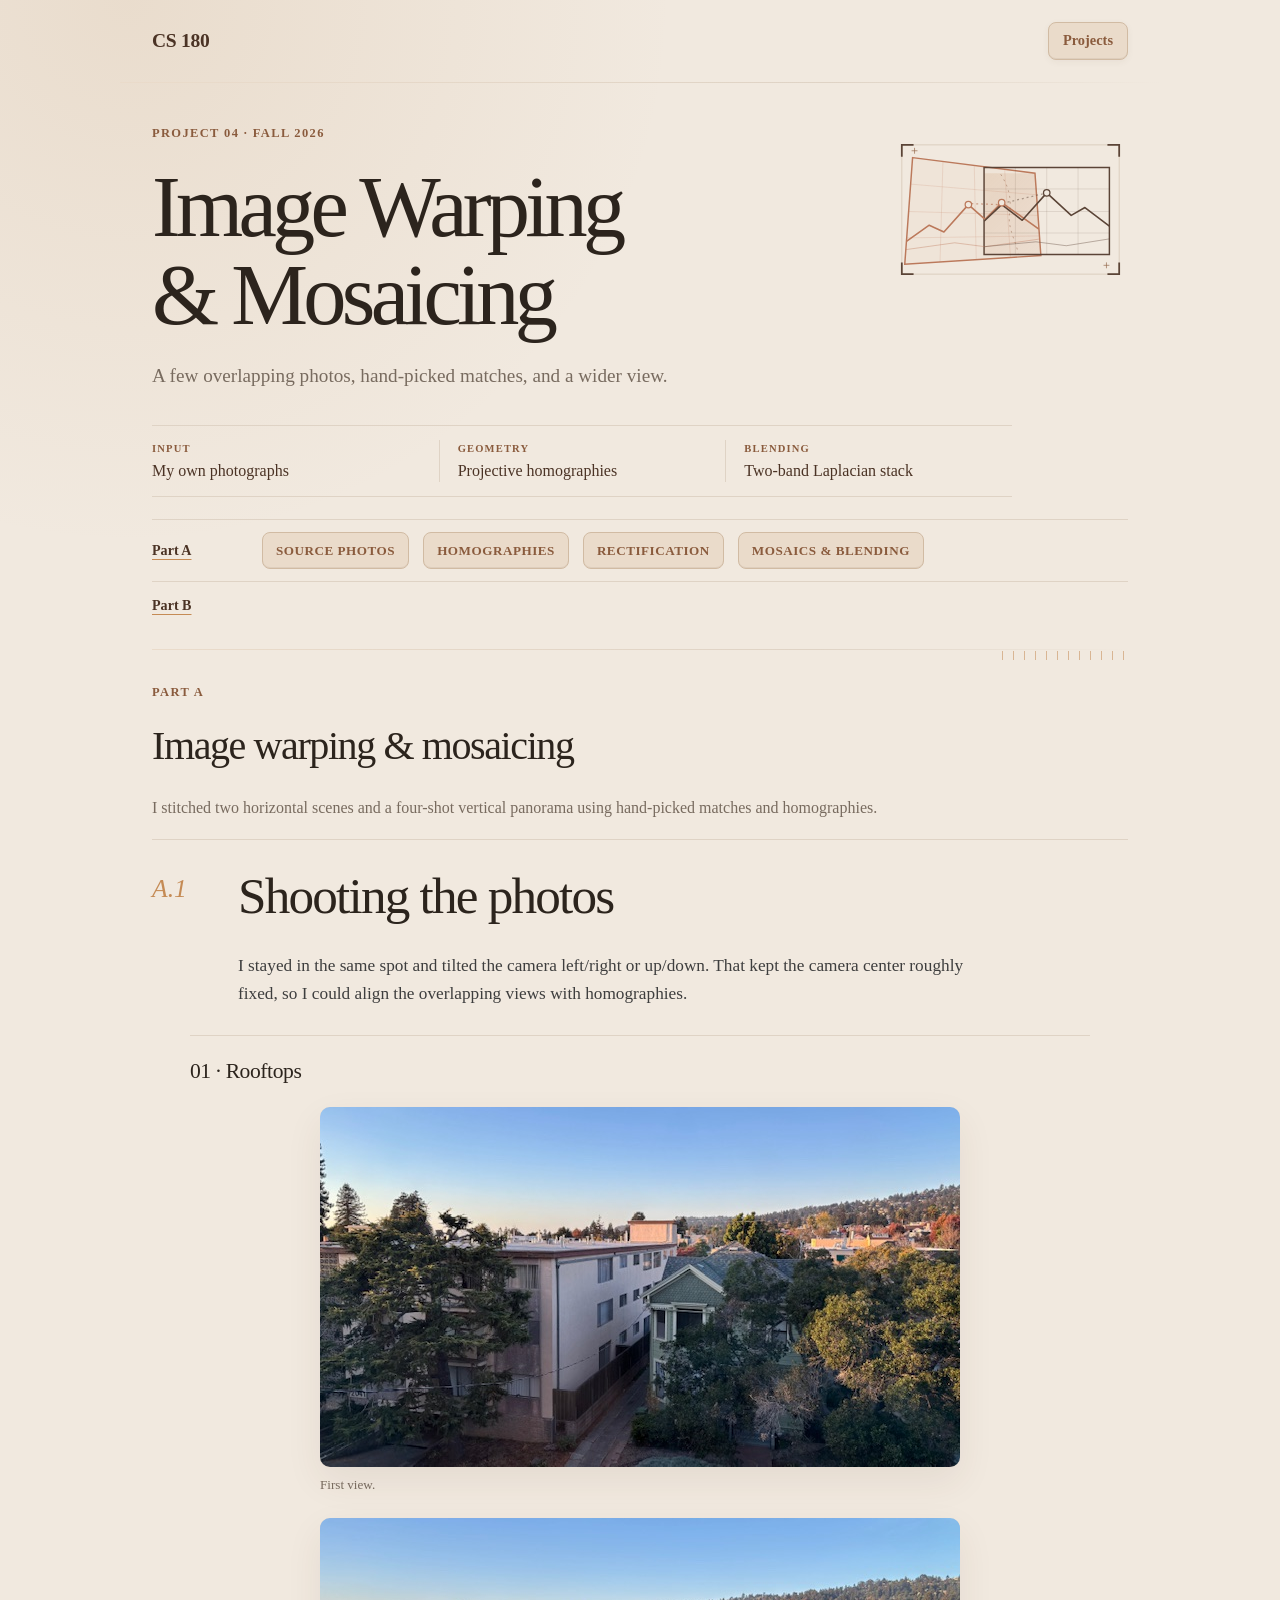
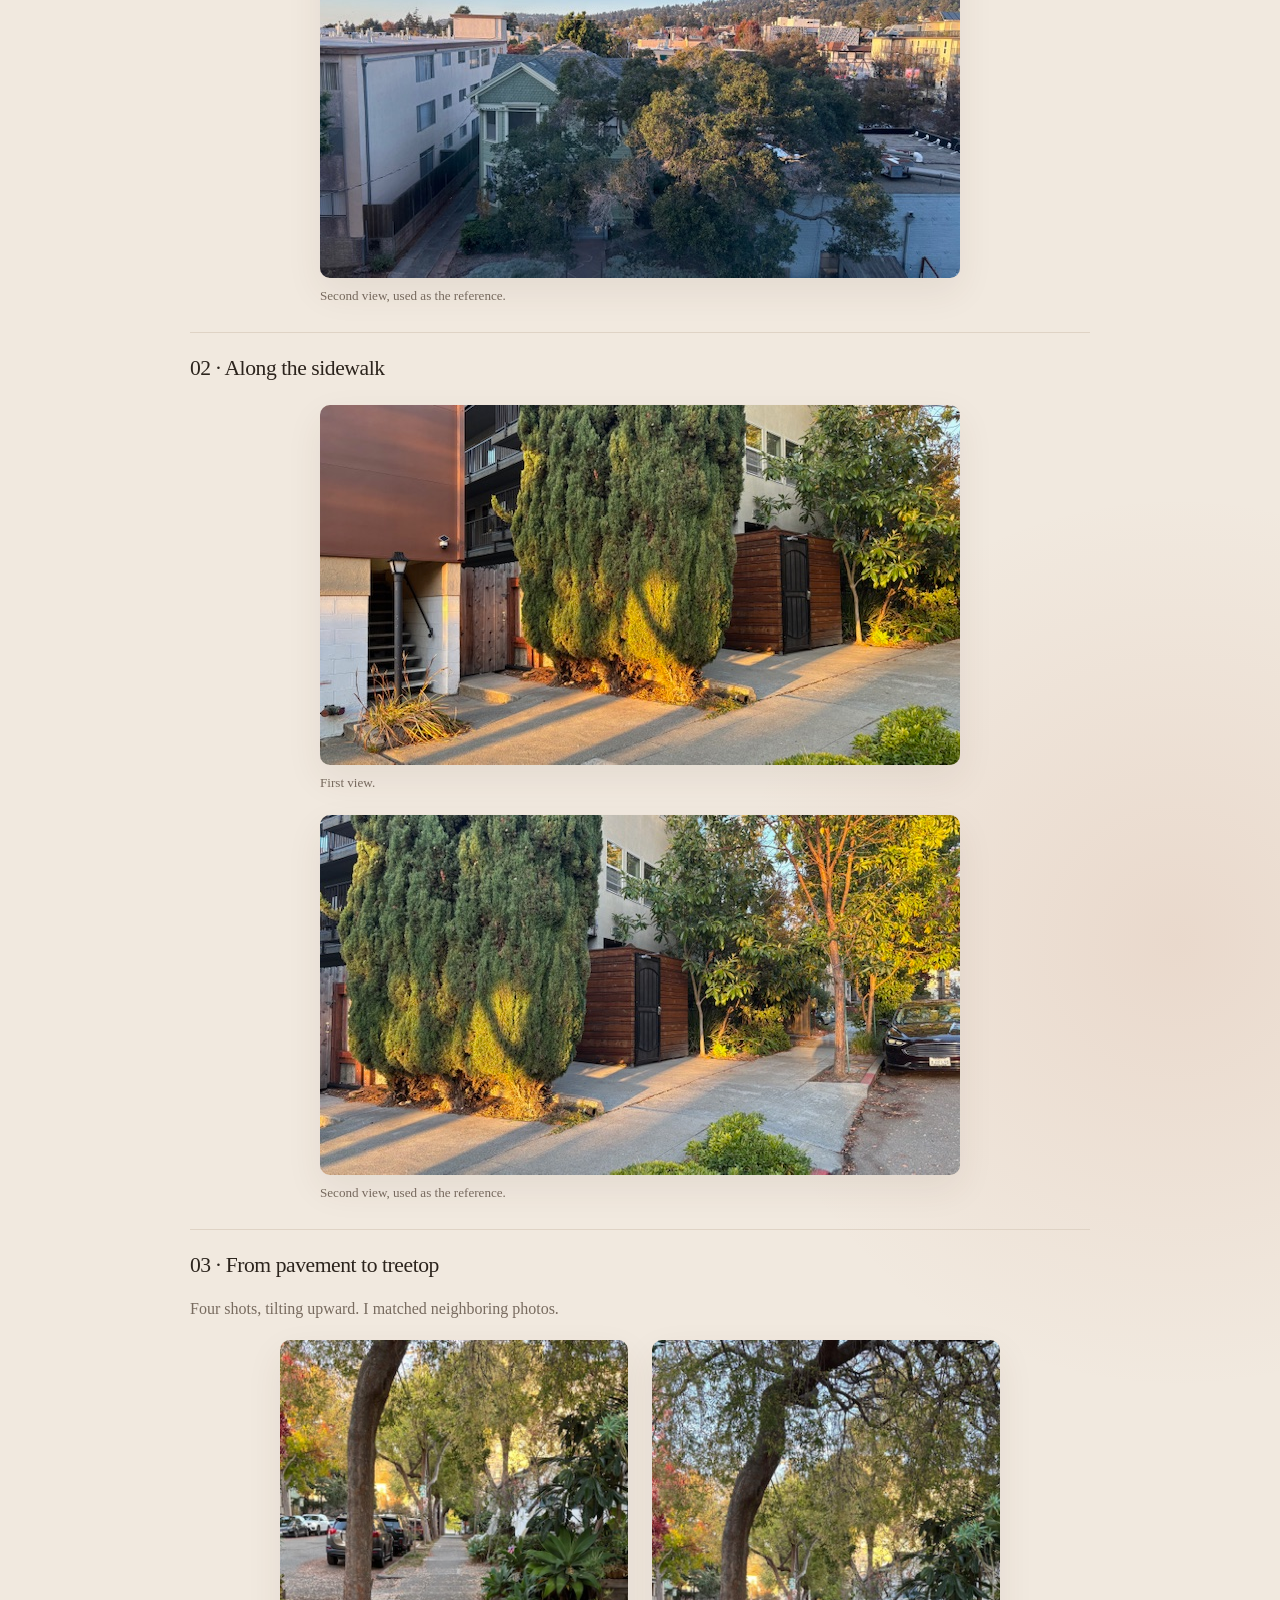
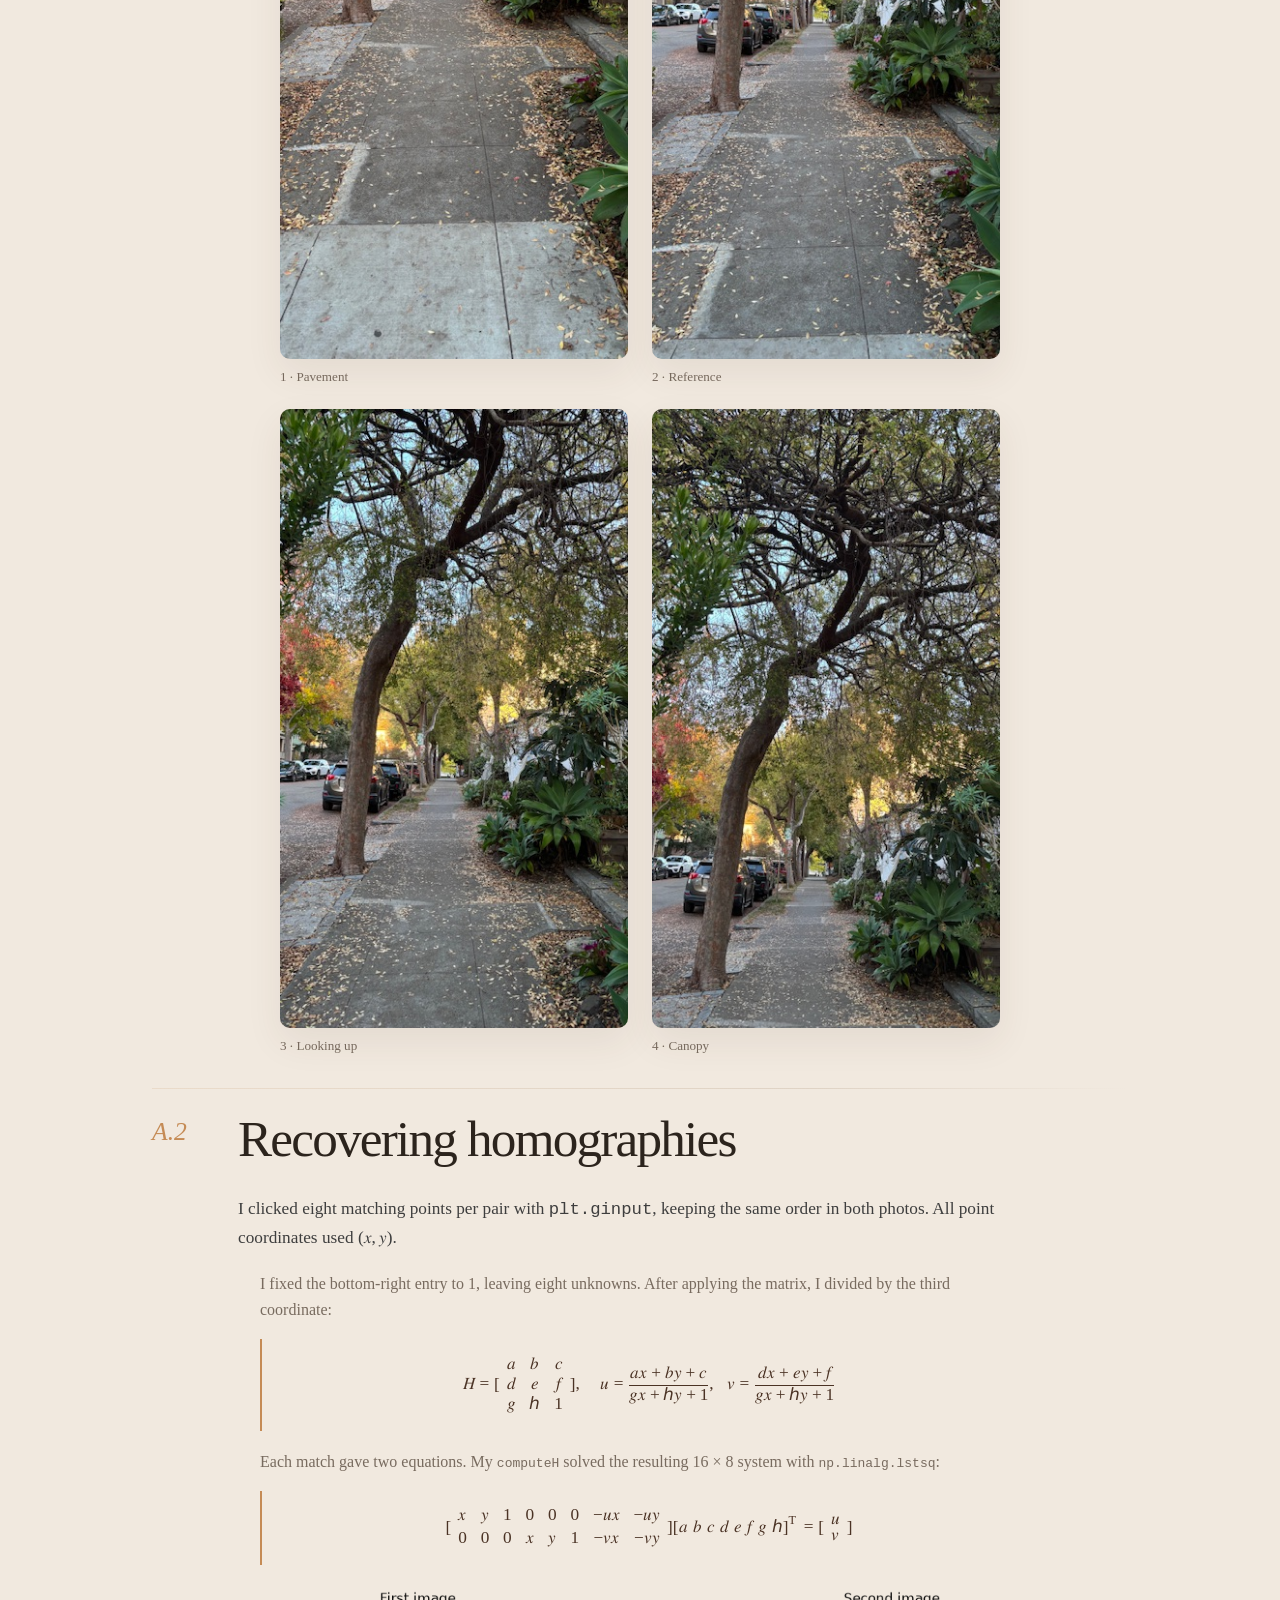
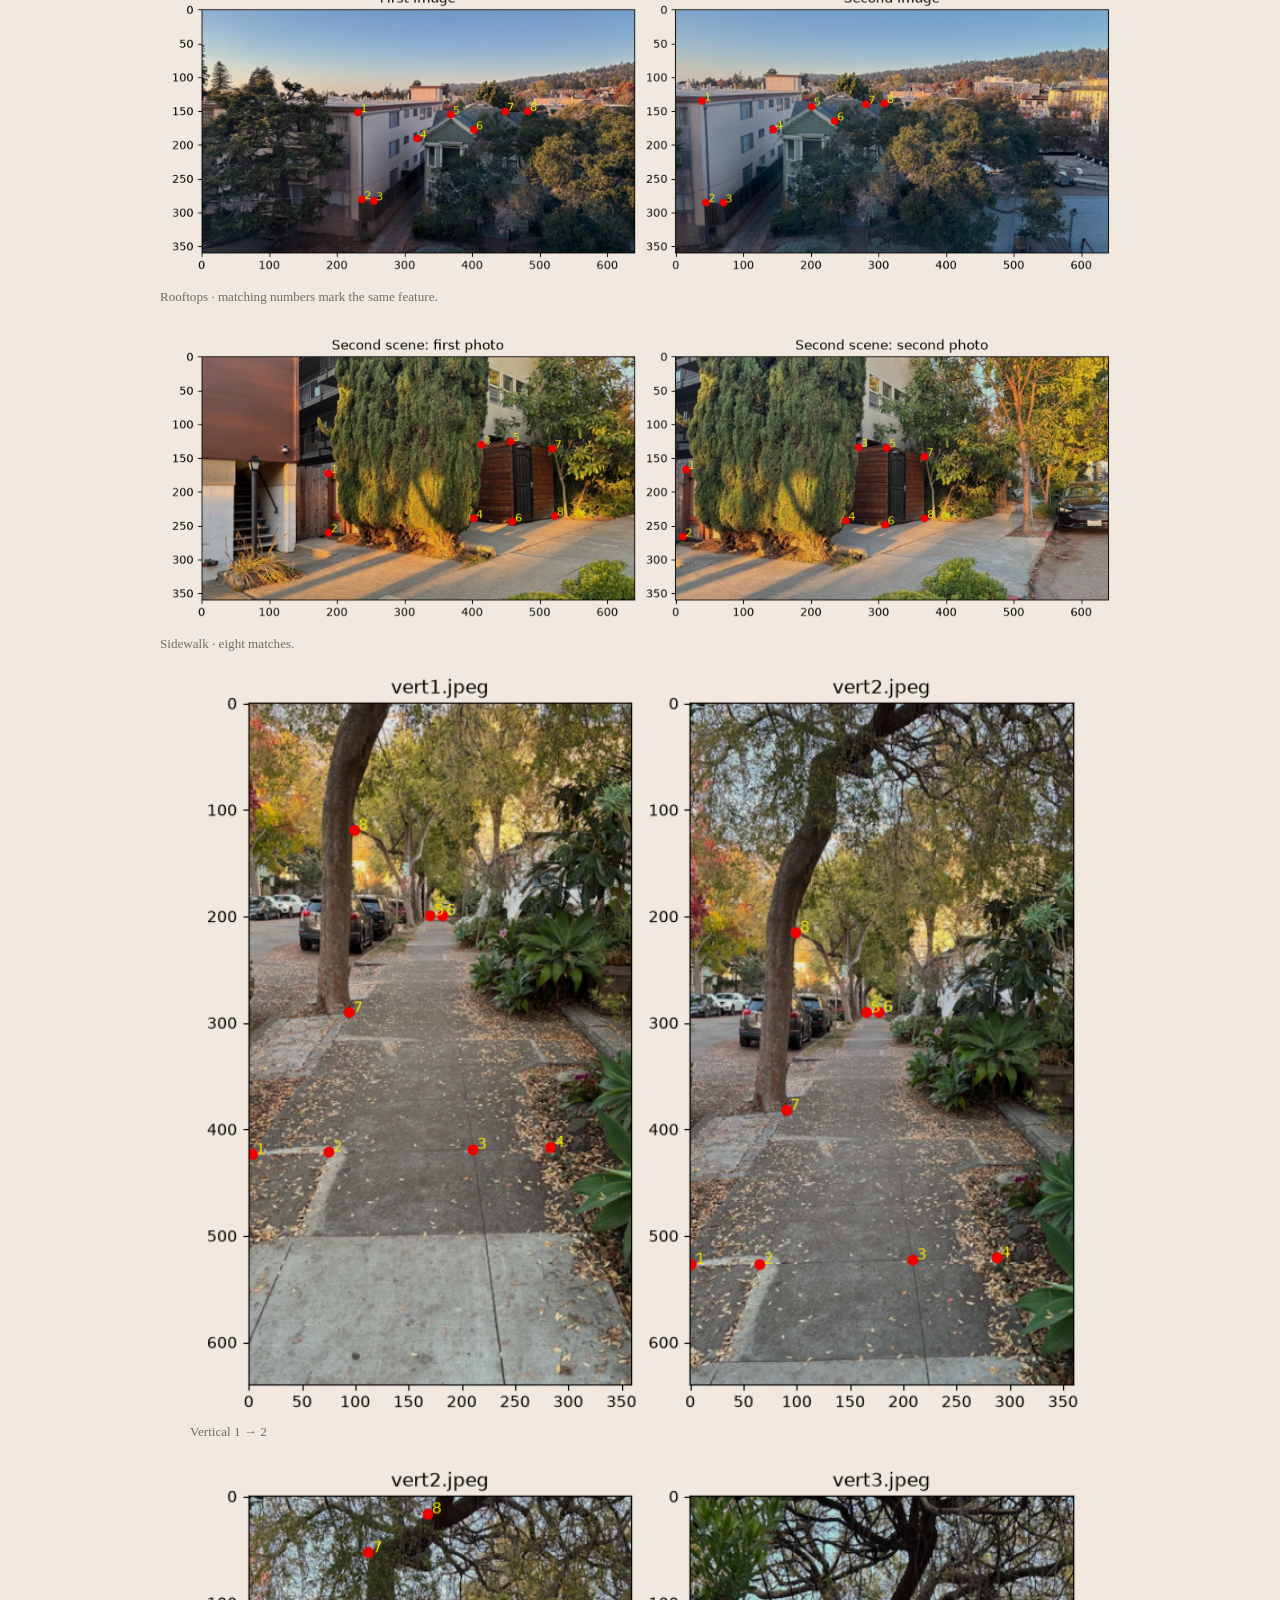
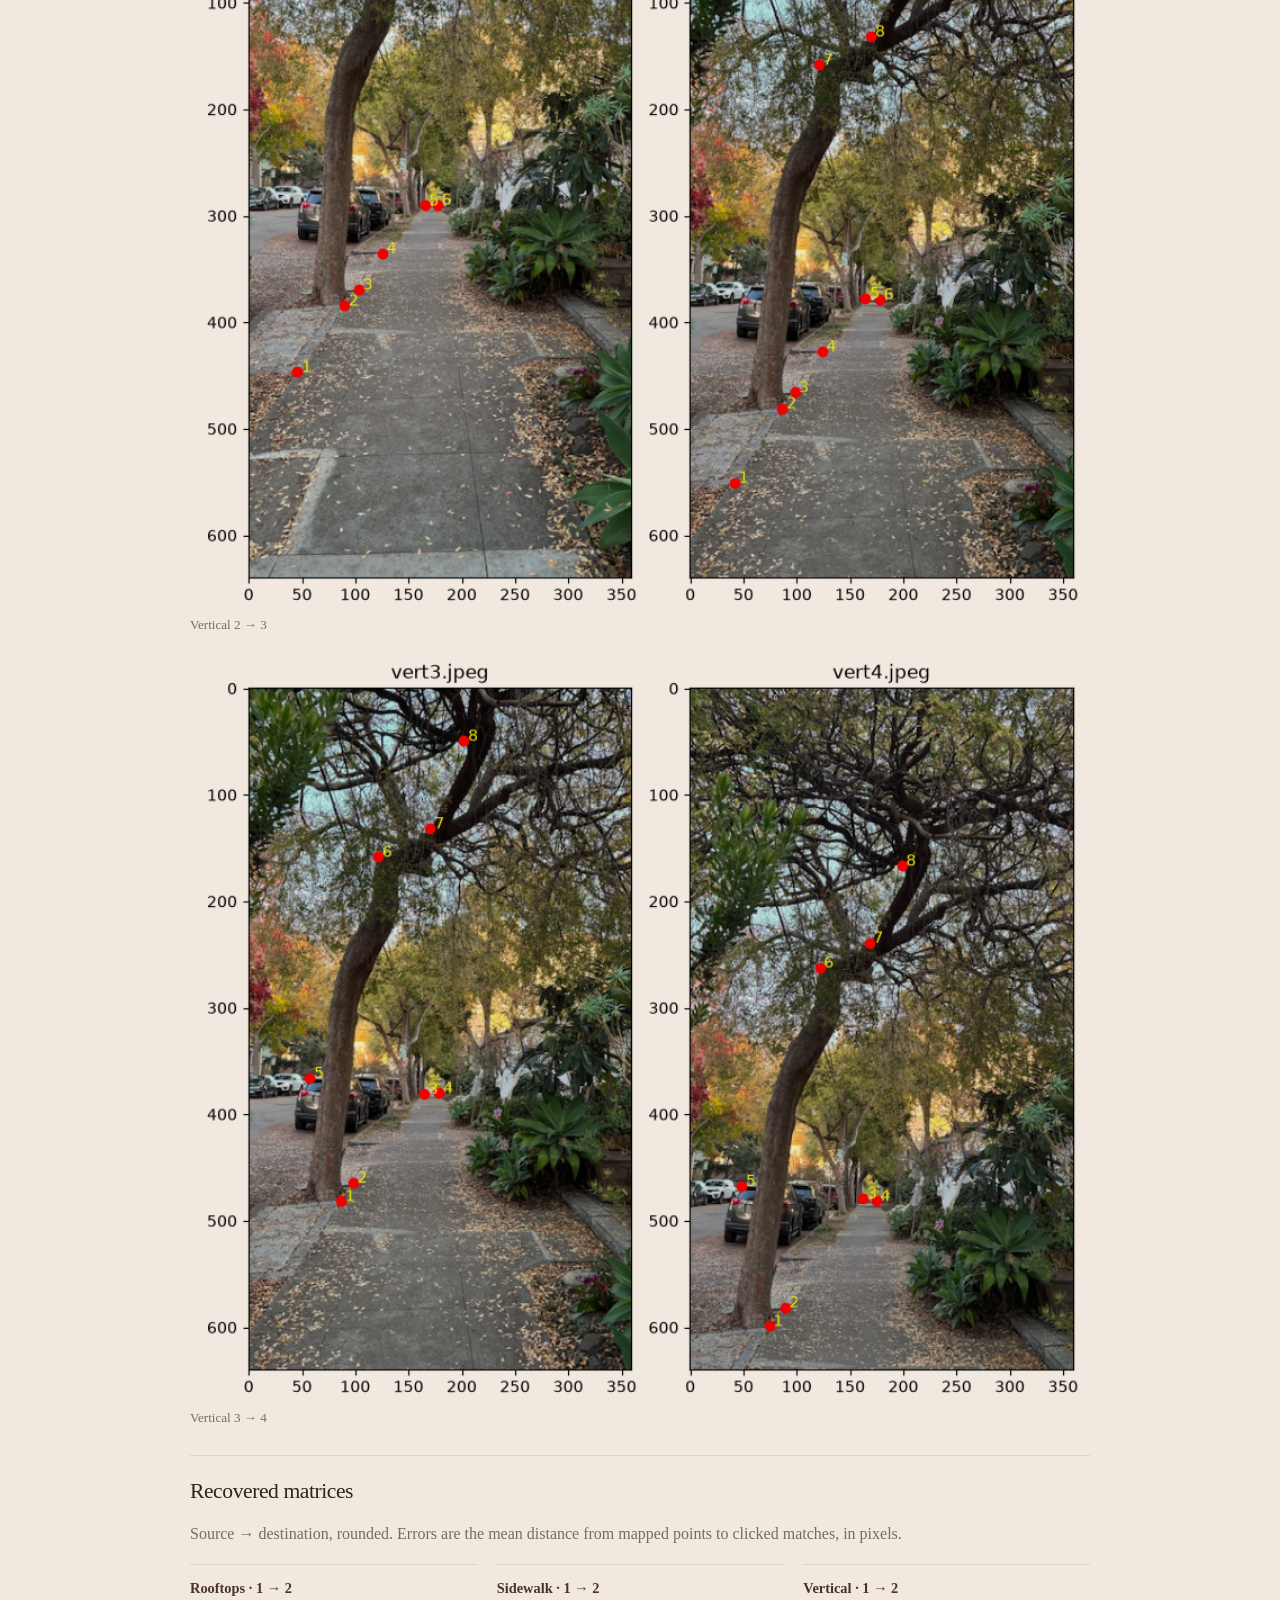
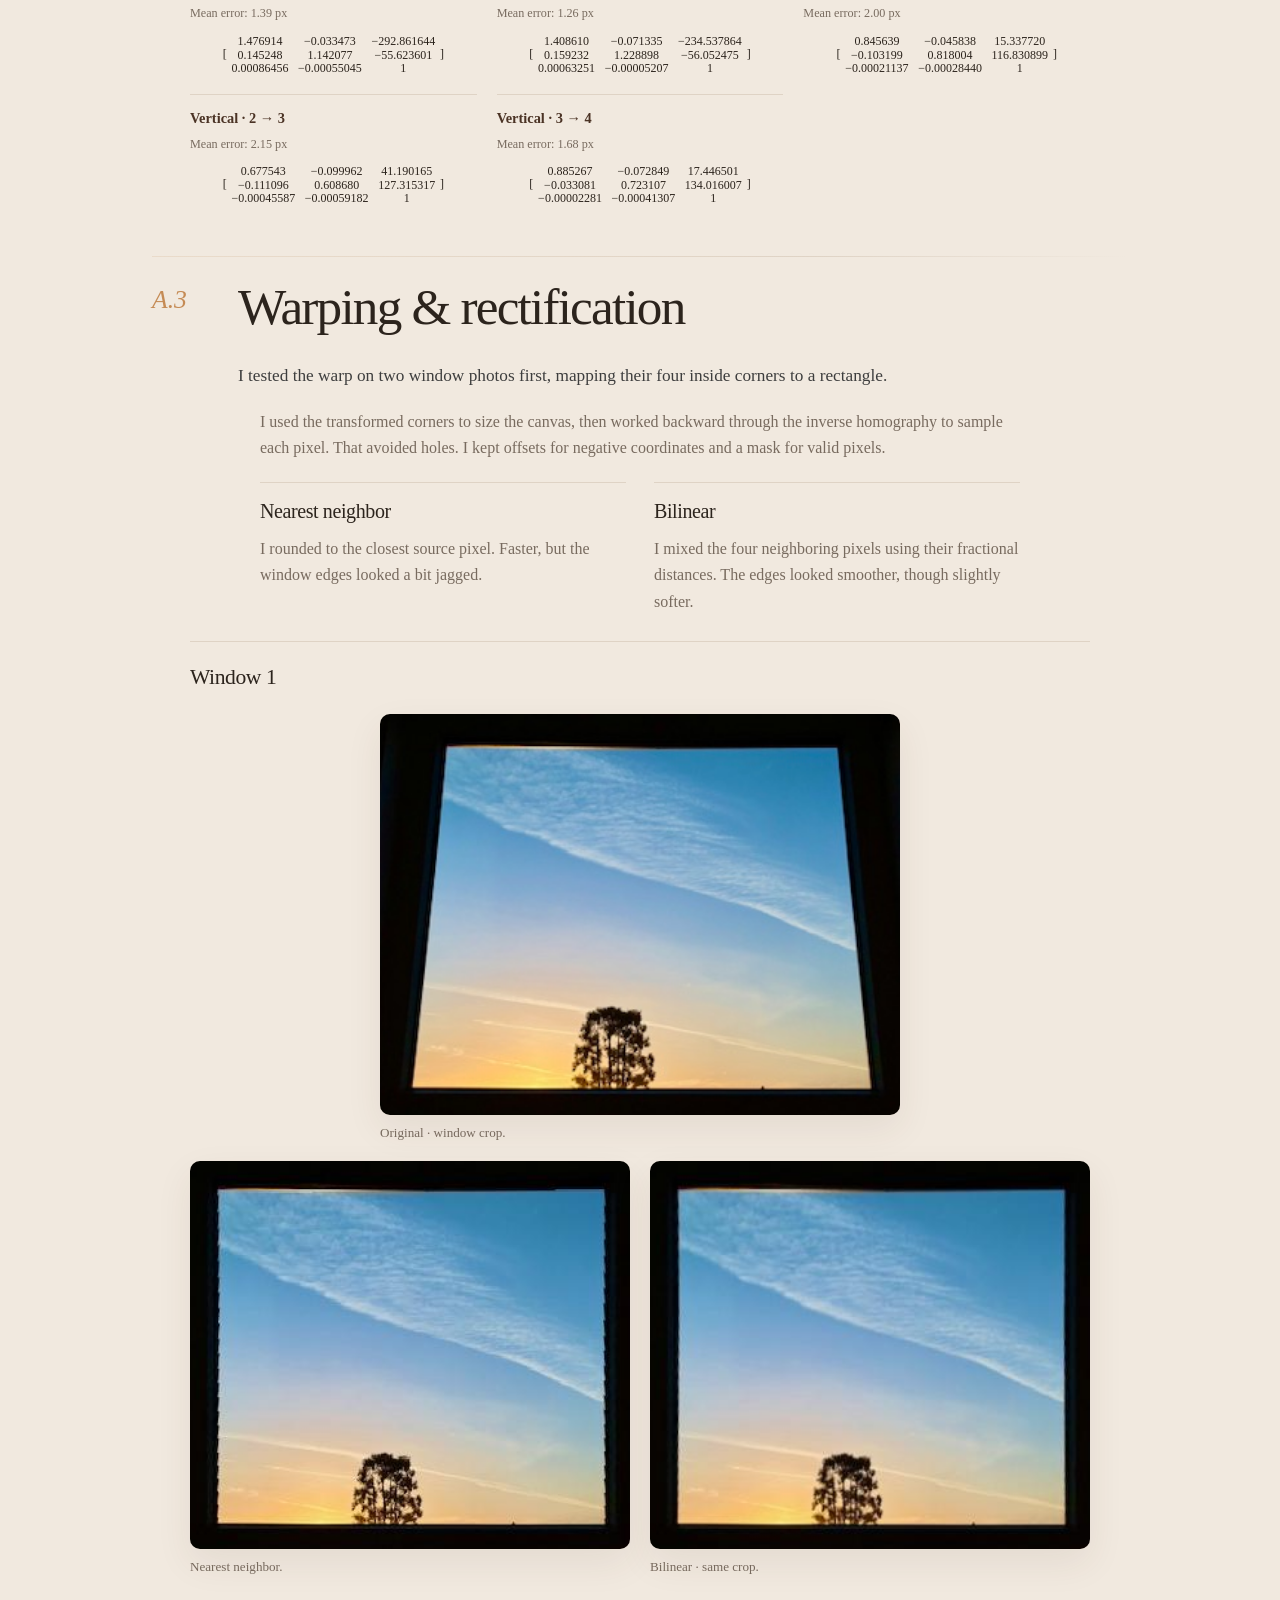
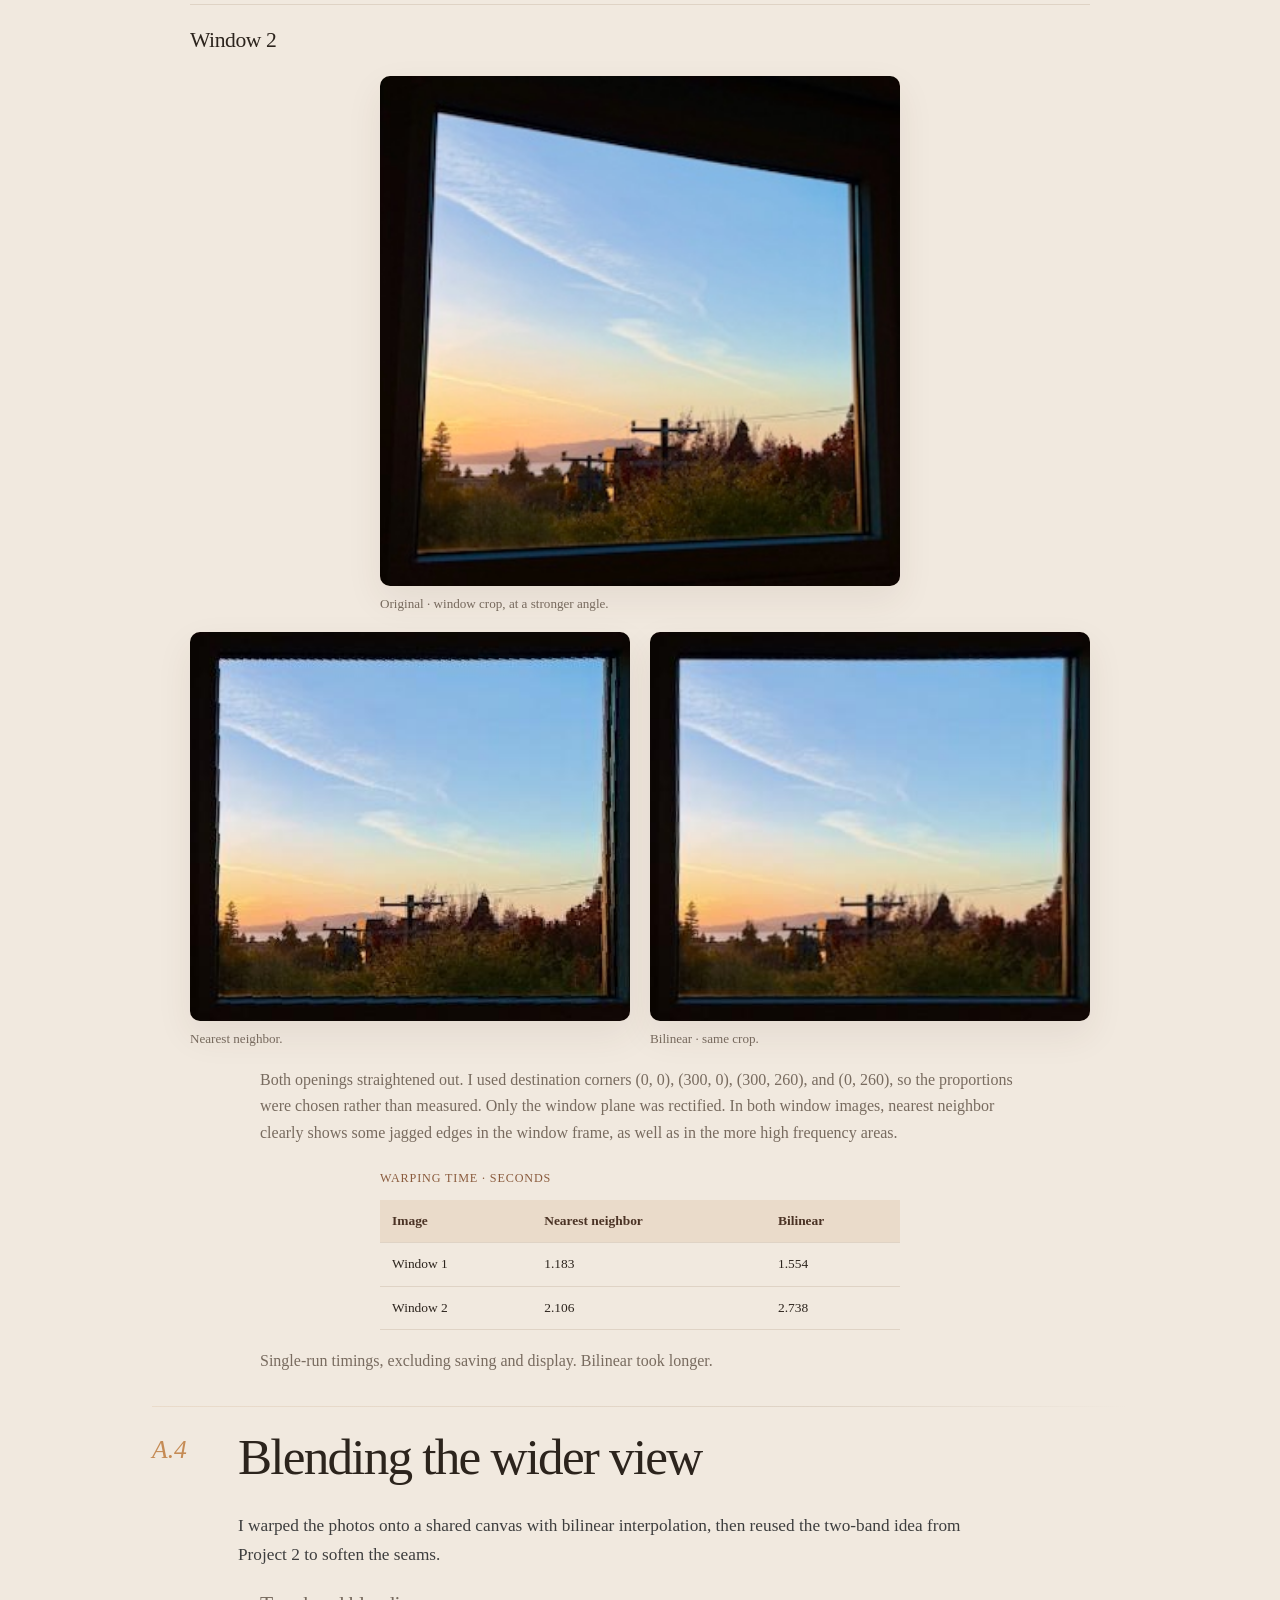
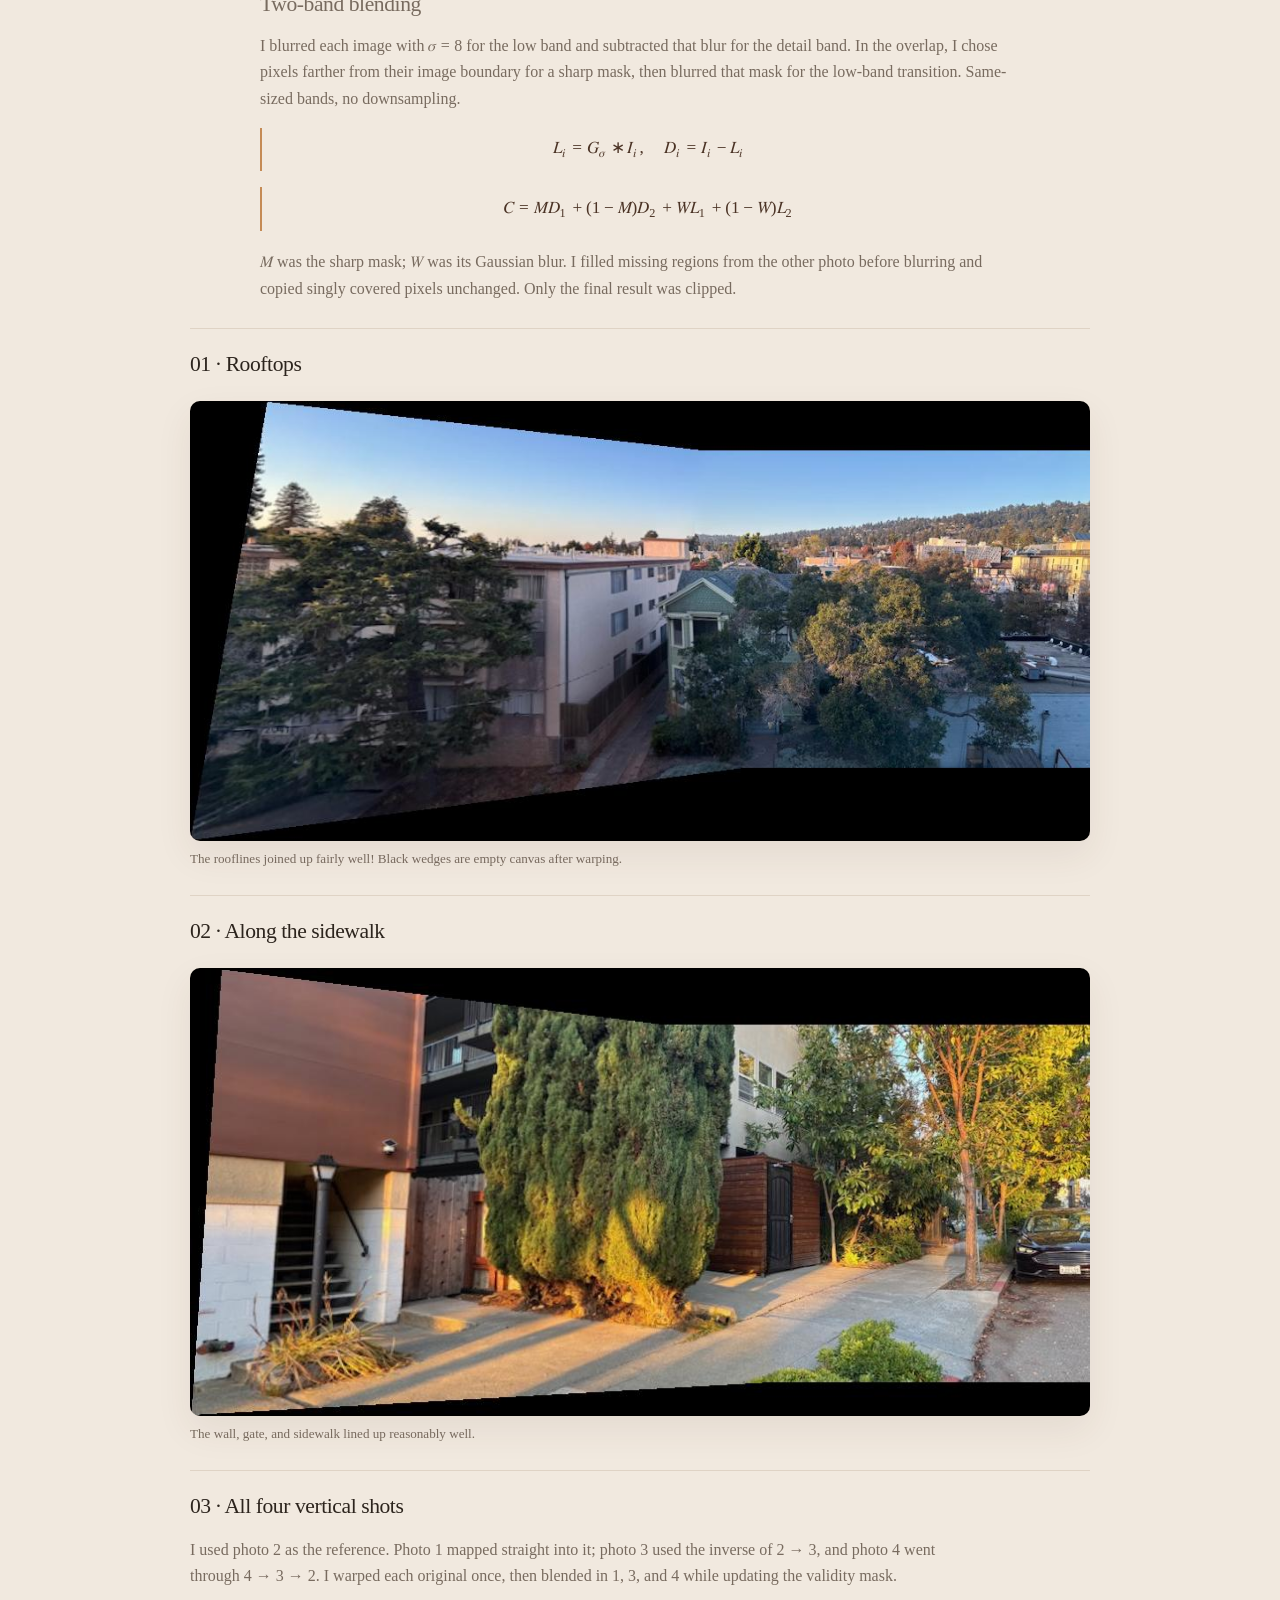
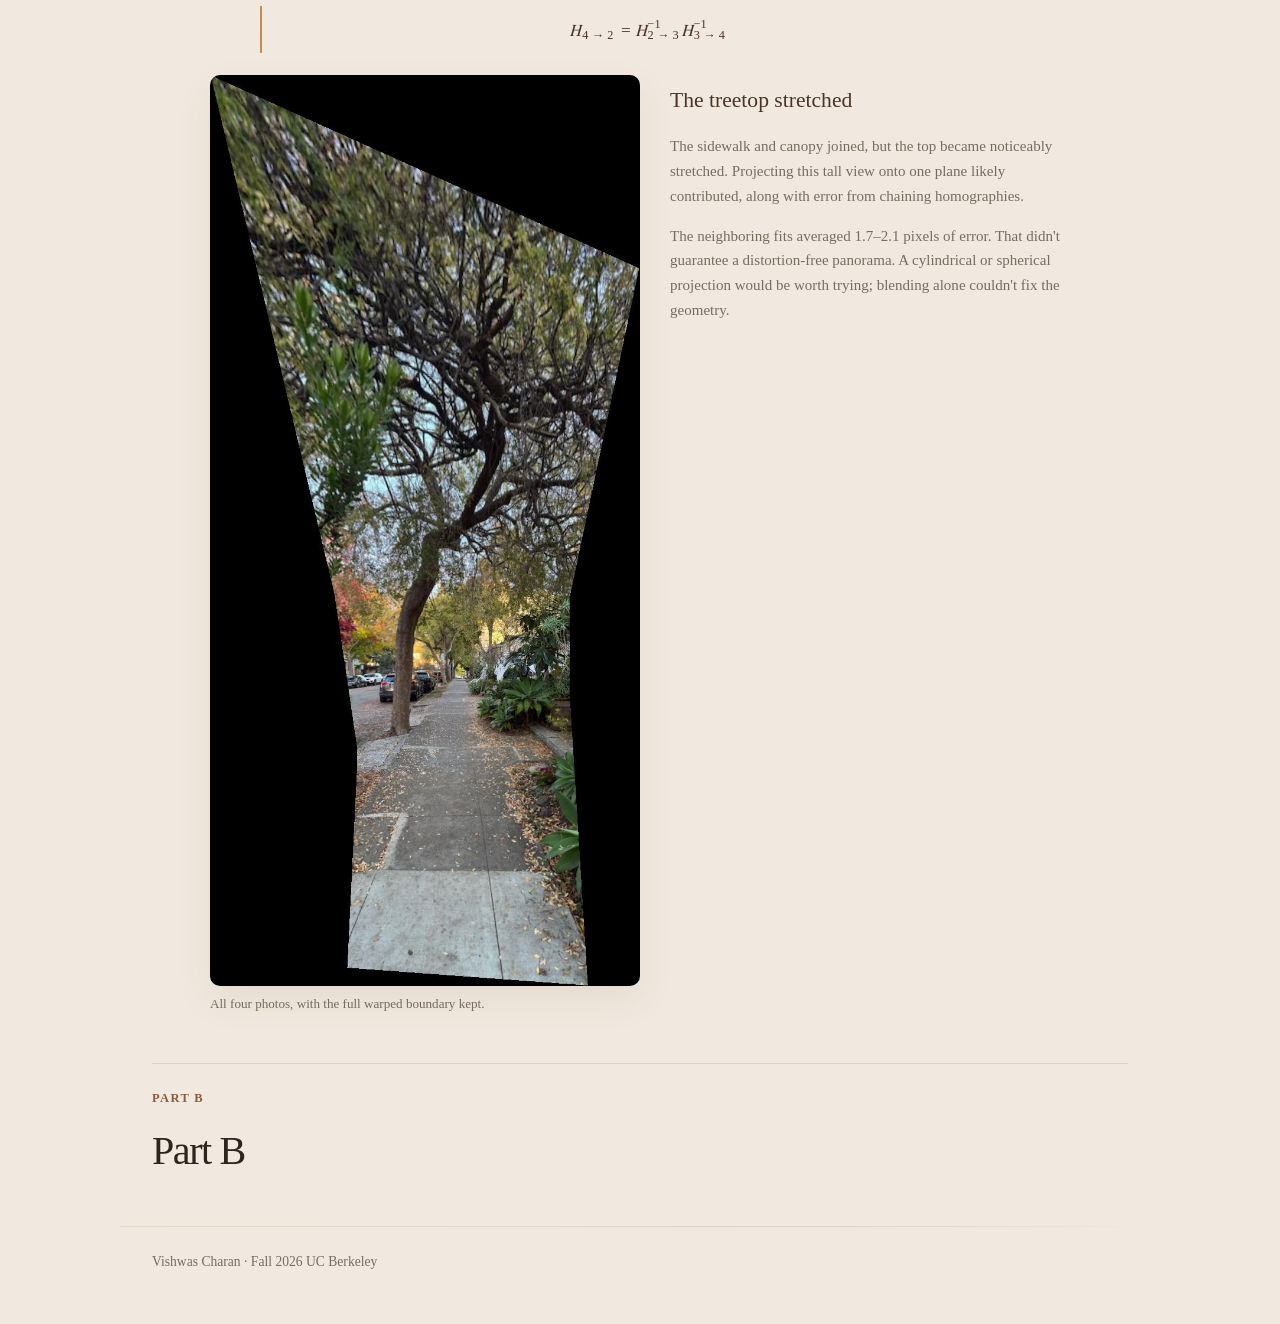
<file: proj4/index.html>
<!DOCTYPE html>
<html lang="en">
<head>
    <meta charset="UTF-8">
    <meta name="viewport" content="width=device-width, initial-scale=1.0">
    <meta name="description" content="CS 180 Project 4: manual homographies, image rectification, and three mosaics with two-band Laplacian blending.">
    <title>Project 4 | Image Warping &amp; Mosaicing</title>
    <link rel="stylesheet" href="/style.css">
</head>
<body>
<nav aria-label="Primary navigation">
    <a class="nav-title" href="../">CS 180</a>
    <div class="nav-links"><a href="../">Projects</a></div>
</nav>

<main class="project-page proj4-page">
    <header class="project-hero">
        <span class="project-kicker">Project 04 · Fall 2026</span>
        <h1>Image Warping<br>&amp; Mosaicing</h1>
        <p class="subtitle">A few overlapping photos, hand-picked matches, and a wider view.</p>
        <dl class="field-record" aria-label="Project details">
            <div><dt>Input</dt><dd>My own photographs</dd></div>
            <div><dt>Geometry</dt><dd>Projective homographies</dd></div>
            <div><dt>Blending</dt><dd>Two-band Laplacian stack</dd></div>
        </dl>
        <div class="p4-contents" role="navigation" aria-label="Project contents">
            <div class="p4-nav-row">
                <a class="p4-part-link" href="#part-a">Part A</a>
                <div class="project-jump-links" aria-label="Part A sections">
                    <a href="#a-photos">Source photos</a>
                    <a href="#a-homographies">Homographies</a>
                    <a href="#a-rectification">Rectification</a>
                    <a href="#a-mosaics">Mosaics &amp; blending</a>
                </div>
            </div>
            <div class="p4-nav-row p4-nav-empty">
                <a class="p4-part-link" href="#part-b">Part B</a>
            </div>
        </div>
    </header>

    <div class="divider"></div>

    <section class="p4-part-heading" id="part-a" aria-labelledby="part-a-title">
        <span class="project-kicker">Part A</span>
        <h2 id="part-a-title">Image warping &amp; mosaicing</h2>
        <p>I stitched two horizontal scenes and a four-shot vertical panorama using hand-picked matches and homographies.</p>
    </section>

    <section class="project-section" id="a-photos">
        <div class="section-heading"><span class="section-number">A.1</span><h2>Shooting the photos</h2></div>
        <p class="section-intro">I stayed in the same spot and tilted the camera left/right or up/down. That kept the camera center roughly fixed, so I could align the overlapping views with homographies.</p>

        <div class="p4-subsection">
            <h3>01 · Rooftops</h3>
            <div class="p4-grid p4-pair p4-sources">
                <figure><div class="image-frame"><img src="media/first1.jpeg" width="640" height="360" alt="First rooftop view, showing the apartment building and green-roofed house" loading="lazy"></div><figcaption>First view.</figcaption></figure>
                <figure><div class="image-frame"><img src="media/first2.jpeg" width="640" height="360" alt="Second overlapping rooftop view, rotated toward the right" loading="lazy"></div><figcaption>Second view, used as the reference.</figcaption></figure>
            </div>
        </div>
        <div class="p4-subsection">
            <h3>02 · Along the sidewalk</h3>
            <div class="p4-grid p4-pair p4-sources">
                <figure><div class="image-frame"><img src="media/second1.jpeg" width="640" height="360" alt="First sidewalk view with apartment stairs, evergreen trees, and a wooden fence" loading="lazy"></div><figcaption>First view.</figcaption></figure>
                <figure><div class="image-frame"><img src="media/second2.jpeg" width="640" height="360" alt="Second sidewalk view with the same trees, wooden gate, and street" loading="lazy"></div><figcaption>Second view, used as the reference.</figcaption></figure>
            </div>
        </div>
        <div class="p4-subsection">
            <h3>03 · From pavement to treetop</h3>
            <p>Four shots, tilting upward. I matched neighboring photos.</p>
            <div class="p4-grid p4-four p4-vertical-sources">
                <figure><div class="image-frame"><img src="media/vert1.jpeg" width="360" height="640" alt="Vertical photo one, emphasizing the sidewalk and base of the tree" loading="lazy"></div><figcaption>1 · Pavement</figcaption></figure>
                <figure><div class="image-frame"><img src="media/vert2.jpeg" width="360" height="640" alt="Vertical photo two, the reference view of the tree and sidewalk" loading="lazy"></div><figcaption>2 · Reference</figcaption></figure>
                <figure><div class="image-frame"><img src="media/vert3.jpeg" width="360" height="640" alt="Vertical photo three, showing more of the tree branches above the sidewalk" loading="lazy"></div><figcaption>3 · Looking up</figcaption></figure>
                <figure><div class="image-frame"><img src="media/vert4.jpeg" width="360" height="640" alt="Vertical photo four, looking into the canopy" loading="lazy"></div><figcaption>4 · Canopy</figcaption></figure>
            </div>
        </div>
    </section>

    <section class="project-section" id="a-homographies">
        <div class="section-heading"><span class="section-number">A.2</span><h2>Recovering homographies</h2></div>
        <p class="section-intro">I clicked eight matching points per pair with <code>plt.ginput</code>, keeping the same order in both photos. All point coordinates used <math><mo>(</mo><mi>x</mi><mo>,</mo><mi>y</mi><mo>)</mo></math>.</p>
        <div class="p4-copy">
            <p>I fixed the bottom-right entry to 1, leaving eight unknowns. After applying the matrix, I divided by the third coordinate:</p>
        </div>
        <div class="formula p4-equation">
            <math display="block" aria-label="The homography matrix has entries a through h, with bottom-right entry one">
                <mi>H</mi><mo>=</mo><mrow><mo stretchy="true">[</mo><mtable columnspacing="1em"><mtr><mtd><mi>a</mi></mtd><mtd><mi>b</mi></mtd><mtd><mi>c</mi></mtd></mtr><mtr><mtd><mi>d</mi></mtd><mtd><mi>e</mi></mtd><mtd><mi>f</mi></mtd></mtr><mtr><mtd><mi>g</mi></mtd><mtd><mi>h</mi></mtd><mtd><mn>1</mn></mtd></mtr></mtable><mo stretchy="true">]</mo></mrow><mo>,</mo><mspace width="1em"/>
                <mi>u</mi><mo>=</mo><mfrac><mrow><mi>a</mi><mi>x</mi><mo>+</mo><mi>b</mi><mi>y</mi><mo>+</mo><mi>c</mi></mrow><mrow><mi>g</mi><mi>x</mi><mo>+</mo><mi>h</mi><mi>y</mi><mo>+</mo><mn>1</mn></mrow></mfrac><mo>,</mo><mspace width=".6em"/>
                <mi>v</mi><mo>=</mo><mfrac><mrow><mi>d</mi><mi>x</mi><mo>+</mo><mi>e</mi><mi>y</mi><mo>+</mo><mi>f</mi></mrow><mrow><mi>g</mi><mi>x</mi><mo>+</mo><mi>h</mi><mi>y</mi><mo>+</mo><mn>1</mn></mrow></mfrac>
            </math>
        </div>
        <p class="p4-copy">Each match gave two equations. My <code>computeH</code> solved the resulting 16 × 8 system with <code>np.linalg.lstsq</code>:</p>
        <div class="formula p4-equation p4-system">
            <math display="block" aria-label="Two rows of A for each correspondence, multiplied by the eight unknowns, equal u and v">
                <mrow><mo stretchy="true">[</mo><mtable columnspacing=".6em"><mtr><mtd><mi>x</mi></mtd><mtd><mi>y</mi></mtd><mtd><mn>1</mn></mtd><mtd><mn>0</mn></mtd><mtd><mn>0</mn></mtd><mtd><mn>0</mn></mtd><mtd><mo>−</mo><mi>u</mi><mi>x</mi></mtd><mtd><mo>−</mo><mi>u</mi><mi>y</mi></mtd></mtr><mtr><mtd><mn>0</mn></mtd><mtd><mn>0</mn></mtd><mtd><mn>0</mn></mtd><mtd><mi>x</mi></mtd><mtd><mi>y</mi></mtd><mtd><mn>1</mn></mtd><mtd><mo>−</mo><mi>v</mi><mi>x</mi></mtd><mtd><mo>−</mo><mi>v</mi><mi>y</mi></mtd></mtr></mtable><mo stretchy="true">]</mo></mrow>
                <msup><mrow><mo>[</mo><mi>a</mi><mspace width=".3em"/><mi>b</mi><mspace width=".3em"/><mi>c</mi><mspace width=".3em"/><mi>d</mi><mspace width=".3em"/><mi>e</mi><mspace width=".3em"/><mi>f</mi><mspace width=".3em"/><mi>g</mi><mspace width=".3em"/><mi>h</mi><mo>]</mo></mrow><mi mathvariant="normal">T</mi></msup>
                <mo>=</mo><mrow><mo stretchy="true">[</mo><mtable><mtr><mtd><mi>u</mi></mtd></mtr><mtr><mtd><mi>v</mi></mtd></mtr></mtable><mo stretchy="true">]</mo></mrow>
            </math>
        </div>
        <div class="p4-grid p4-pair p4-match-grid">
            <figure><div class="p4-plot-crop p4-landscape-matches"><img class="p4-plot" src="media/first_matches.png" alt="Eight numbered rooftop correspondences, with matching numbers in both photos" loading="lazy"></div><figcaption>Rooftops · matching numbers mark the same feature.</figcaption></figure>
            <figure><div class="p4-plot-crop p4-landscape-matches"><img class="p4-plot" src="media/second_matches.png" alt="Eight numbered correspondences across the two sidewalk photos" loading="lazy"></div><figcaption>Sidewalk · eight matches.</figcaption></figure>
        </div>
        <div class="p4-grid p4-three p4-match-grid">
            <figure><div class="p4-plot-crop p4-portrait-matches"><img class="p4-plot" src="media/vert12_matches.png" alt="Eight corresponding points between vertical photos one and two" loading="lazy"></div><figcaption>Vertical 1 → 2</figcaption></figure>
            <figure><div class="p4-plot-crop p4-portrait-matches"><img class="p4-plot" src="media/vert23_matches.png" alt="Eight corresponding points between vertical photos two and three" loading="lazy"></div><figcaption>Vertical 2 → 3</figcaption></figure>
            <figure><div class="p4-plot-crop p4-portrait-matches"><img class="p4-plot" src="media/vert34_matches.png" alt="Eight corresponding points between vertical photos three and four" loading="lazy"></div><figcaption>Vertical 3 → 4</figcaption></figure>
        </div>

        <div class="p4-subsection">
            <h3>Recovered matrices</h3>
            <p>Source → destination, rounded. Errors are the mean distance from mapped points to clicked matches, in pixels.</p>
            <div class="p4-matrices">
                <article class="p4-matrix"><h4>Rooftops · 1 → 2</h4><p>Mean error: 1.39 px</p><math display="block" aria-label="Rooftop homography"><mrow><mo stretchy="true">[</mo><mtable columnspacing=".7em"><mtr><mtd><mn>1.476914</mn></mtd><mtd><mn>−0.033473</mn></mtd><mtd><mn>−292.861644</mn></mtd></mtr><mtr><mtd><mn>0.145248</mn></mtd><mtd><mn>1.142077</mn></mtd><mtd><mn>−55.623601</mn></mtd></mtr><mtr><mtd><mn>0.00086456</mn></mtd><mtd><mn>−0.00055045</mn></mtd><mtd><mn>1</mn></mtd></mtr></mtable><mo stretchy="true">]</mo></mrow></math></article>
                <article class="p4-matrix"><h4>Sidewalk · 1 → 2</h4><p>Mean error: 1.26 px</p><math display="block" aria-label="Sidewalk homography"><mrow><mo stretchy="true">[</mo><mtable columnspacing=".7em"><mtr><mtd><mn>1.408610</mn></mtd><mtd><mn>−0.071335</mn></mtd><mtd><mn>−234.537864</mn></mtd></mtr><mtr><mtd><mn>0.159232</mn></mtd><mtd><mn>1.228898</mn></mtd><mtd><mn>−56.052475</mn></mtd></mtr><mtr><mtd><mn>0.00063251</mn></mtd><mtd><mn>−0.00005207</mn></mtd><mtd><mn>1</mn></mtd></mtr></mtable><mo stretchy="true">]</mo></mrow></math></article>
                <article class="p4-matrix"><h4>Vertical · 1 → 2</h4><p>Mean error: 2.00 px</p><math display="block" aria-label="Vertical one to two homography"><mrow><mo stretchy="true">[</mo><mtable columnspacing=".7em"><mtr><mtd><mn>0.845639</mn></mtd><mtd><mn>−0.045838</mn></mtd><mtd><mn>15.337720</mn></mtd></mtr><mtr><mtd><mn>−0.103199</mn></mtd><mtd><mn>0.818004</mn></mtd><mtd><mn>116.830899</mn></mtd></mtr><mtr><mtd><mn>−0.00021137</mn></mtd><mtd><mn>−0.00028440</mn></mtd><mtd><mn>1</mn></mtd></mtr></mtable><mo stretchy="true">]</mo></mrow></math></article>
                <article class="p4-matrix"><h4>Vertical · 2 → 3</h4><p>Mean error: 2.15 px</p><math display="block" aria-label="Vertical two to three homography"><mrow><mo stretchy="true">[</mo><mtable columnspacing=".7em"><mtr><mtd><mn>0.677543</mn></mtd><mtd><mn>−0.099962</mn></mtd><mtd><mn>41.190165</mn></mtd></mtr><mtr><mtd><mn>−0.111096</mn></mtd><mtd><mn>0.608680</mn></mtd><mtd><mn>127.315317</mn></mtd></mtr><mtr><mtd><mn>−0.00045587</mn></mtd><mtd><mn>−0.00059182</mn></mtd><mtd><mn>1</mn></mtd></mtr></mtable><mo stretchy="true">]</mo></mrow></math></article>
                <article class="p4-matrix"><h4>Vertical · 3 → 4</h4><p>Mean error: 1.68 px</p><math display="block" aria-label="Vertical three to four homography"><mrow><mo stretchy="true">[</mo><mtable columnspacing=".7em"><mtr><mtd><mn>0.885267</mn></mtd><mtd><mn>−0.072849</mn></mtd><mtd><mn>17.446501</mn></mtd></mtr><mtr><mtd><mn>−0.033081</mn></mtd><mtd><mn>0.723107</mn></mtd><mtd><mn>134.016007</mn></mtd></mtr><mtr><mtd><mn>−0.00002281</mn></mtd><mtd><mn>−0.00041307</mn></mtd><mtd><mn>1</mn></mtd></mtr></mtable><mo stretchy="true">]</mo></mrow></math></article>
            </div>
        </div>
    </section>

    <section class="project-section" id="a-rectification">
        <div class="section-heading"><span class="section-number">A.3</span><h2>Warping &amp; rectification</h2></div>
        <p class="section-intro">I tested the warp on two window photos first, mapping their four inside corners to a rectangle.</p>
        <div class="p4-copy">
            <p>I used the transformed corners to size the canvas, then worked backward through the inverse homography to sample each pixel. That avoided holes. I kept offsets for negative coordinates and a mask for valid pixels.</p>
        </div>
        <div class="p4-methods">
            <article><h3>Nearest neighbor</h3><p>I rounded to the closest source pixel. Faster, but the window edges looked a bit jagged.</p></article>
            <article><h3>Bilinear</h3><p>I mixed the four neighboring pixels using their fractional distances. The edges looked smoother, though slightly softer.</p></article>
        </div>

        <div class="p4-subsection">
            <h3>Window 1</h3>
            <figure class="p4-figure p4-original"><div class="image-frame p4-window-crop p4-window1-source"><img src="media/rect1.jpeg" width="640" height="360" alt="Window-focused crop of the original first photo, retaining all four corners" loading="lazy"></div><figcaption>Original · window crop.</figcaption></figure>
            <div class="p4-grid p4-pair p4-window-comparison">
                <figure><div class="image-frame p4-window-crop p4-window1-result"><img src="media/rect1_nn.jpg" alt="Matching enlarged crop of the first window rectified with nearest-neighbor sampling" loading="lazy"></div><figcaption>Nearest neighbor.</figcaption></figure>
                <figure><div class="image-frame p4-window-crop p4-window1-result"><img src="media/rect1_bil.jpg" alt="Matching enlarged crop of the first window rectified with bilinear sampling" loading="lazy"></div><figcaption>Bilinear · same crop.</figcaption></figure>
            </div>
        </div>
        <div class="p4-subsection">
            <h3>Window 2</h3>
            <figure class="p4-figure p4-original"><div class="image-frame p4-window-crop p4-window2-source"><img src="media/rect2.jpeg" width="640" height="360" alt="Window-focused crop of the original second photo, retaining its angled frame" loading="lazy"></div><figcaption>Original · window crop, at a stronger angle.</figcaption></figure>
            <div class="p4-grid p4-pair p4-window-comparison">
                <figure><div class="image-frame p4-window-crop p4-window2-result"><img src="media/rect2_nn.jpg" alt="Matching enlarged crop of the second window rectified with nearest-neighbor sampling" loading="lazy"></div><figcaption>Nearest neighbor.</figcaption></figure>
                <figure><div class="image-frame p4-window-crop p4-window2-result"><img src="media/rect2_bil.jpg" alt="Matching enlarged crop of the second window rectified with bilinear sampling" loading="lazy"></div><figcaption>Bilinear · same crop.</figcaption></figure>
            </div>
        </div>
        <p class="p4-copy">Both openings straightened out. I used destination corners (0, 0), (300, 0), (300, 260), and (0, 260), so the proportions were chosen rather than measured. Only the window plane was rectified. In both window images, nearest neighbor clearly shows some jagged edges in the window frame, as well as in the more high frequency areas.</p>
        <div class="p4-timing-wrap">
            <table class="p4-timing">
                <caption>Warping time · seconds</caption>
                <thead><tr><th scope="col">Image</th><th scope="col">Nearest neighbor</th><th scope="col">Bilinear</th></tr></thead>
                <tbody><tr><th scope="row">Window 1</th><td>1.183</td><td>1.554</td></tr><tr><th scope="row">Window 2</th><td>2.106</td><td>2.738</td></tr></tbody>
            </table>
        </div>
        <p class="p4-copy">Single-run timings, excluding saving and display. Bilinear took longer.</p>
    </section>

    <section class="project-section" id="a-mosaics">
        <div class="section-heading"><span class="section-number">A.4</span><h2>Blending the wider view</h2></div>
        <p class="section-intro">I warped the photos onto a shared canvas with bilinear interpolation, then reused the two-band idea from Project 2 to soften the seams.</p>
        <div class="p4-copy">
            <h3>Two-band blending</h3>
            <p>I blurred each image with <math><mi>σ</mi><mo>=</mo><mn>8</mn></math> for the low band and subtracted that blur for the detail band. In the overlap, I chose pixels farther from their image boundary for a sharp mask, then blurred that mask for the low-band transition. Same-sized bands, no downsampling.</p>
        </div>
        <div class="formula p4-equation"><math display="block" aria-label="The low band is Gaussian blur, and the detail band is the original minus that blur"><msub><mi>L</mi><mi>i</mi></msub><mo>=</mo><msub><mi>G</mi><mi>σ</mi></msub><mo>∗</mo><msub><mi>I</mi><mi>i</mi></msub><mo>,</mo><mspace width="1em"/><msub><mi>D</mi><mi>i</mi></msub><mo>=</mo><msub><mi>I</mi><mi>i</mi></msub><mo>−</mo><msub><mi>L</mi><mi>i</mi></msub></math></div>
        <div class="formula p4-equation"><math display="block" aria-label="In the overlap, blend detail using M and the low bands using blurred mask W"><mi>C</mi><mo>=</mo><mi>M</mi><msub><mi>D</mi><mn>1</mn></msub><mo>+</mo><mo>(</mo><mn>1</mn><mo>−</mo><mi>M</mi><mo>)</mo><msub><mi>D</mi><mn>2</mn></msub><mo>+</mo><mi>W</mi><msub><mi>L</mi><mn>1</mn></msub><mo>+</mo><mo>(</mo><mn>1</mn><mo>−</mo><mi>W</mi><mo>)</mo><msub><mi>L</mi><mn>2</mn></msub></math></div>
        <p class="p4-copy"><math><mi>M</mi></math> was the sharp mask; <math><mi>W</mi></math> was its Gaussian blur. I filled missing regions from the other photo before blurring and copied singly covered pixels unchanged. Only the final result was clipped.</p>

        <div class="p4-subsection">
            <h3>01 · Rooftops</h3>
            <figure class="p4-figure p4-panorama"><div class="image-frame"><img src="media/first_mosaic.jpg" alt="Two-photo rooftop mosaic, showing a wider view of the apartment building, house, and neighborhood" loading="lazy"></div><figcaption>The rooflines joined up fairly well! Black wedges are empty canvas after warping.</figcaption></figure>
        </div>
        <div class="p4-subsection">
            <h3>02 · Along the sidewalk</h3>
            <figure class="p4-figure p4-panorama"><div class="image-frame"><img src="media/second_mosaic.jpg" alt="Two-photo sidewalk mosaic spanning apartment stairs, evergreen trees, a gate, and the street" loading="lazy"></div><figcaption>The wall, gate, and sidewalk lined up reasonably well.</figcaption></figure>
        </div>
        <div class="p4-subsection">
            <h3>03 · All four vertical shots</h3>
            <p>I used photo 2 as the reference. Photo 1 mapped straight into it; photo 3 used the inverse of 2 → 3, and photo 4 went through 4 → 3 → 2. I warped each original once, then blended in 1, 3, and 4 while updating the validity mask.</p>
            <div class="formula p4-equation p4-chain"><math display="block" aria-label="The fourth photo maps into photo two using inverse H two-three times inverse H three-four"><msub><mi>H</mi><mrow><mn>4</mn><mo>→</mo><mn>2</mn></mrow></msub><mo>=</mo><msubsup><mi>H</mi><mrow><mn>2</mn><mo>→</mo><mn>3</mn></mrow><mn>−1</mn></msubsup><msubsup><mi>H</mi><mrow><mn>3</mn><mo>→</mo><mn>4</mn></mrow><mn>−1</mn></msubsup></math></div>
            <div class="p4-vertical-layout">
                <figure class="p4-figure p4-vertical-result"><div class="image-frame"><img src="media/vertical_mosaic.jpg" alt="Four-photo vertical panorama extending from the sidewalk to the tree canopy, with stretching toward the top" loading="lazy"></div><figcaption>All four photos, with the full warped boundary kept.</figcaption></figure>
                <div class="p4-vertical-copy"><h4>The treetop stretched</h4><p>The sidewalk and canopy joined, but the top became noticeably stretched. Projecting this tall view onto one plane likely contributed, along with error from chaining homographies.</p><p>The neighboring fits averaged 1.7–2.1 pixels of error. That didn't guarantee a distortion-free panorama. A cylindrical or spherical projection would be worth trying; blending alone couldn't fix the geometry.</p></div>
            </div>
        </div>
    </section>

    <section class="p4-part-heading p4-part-b" id="part-b" aria-labelledby="part-b-title">
        <span class="project-kicker">Part B</span>
        <h2 id="part-b-title">Part B</h2>
        <!-- Part B content will be added here. -->
    </section>
</main>

<footer class="site-footer"><span>Vishwas Charan · Fall 2026 UC Berkeley</span></footer>
</body>
</html>
</file>
<file: style.css>
:root {
    --bg: #f1e9df;
    --surface: #f3e5d3;
    --surface-hover: #ead7c0;
    --text: #2c241d;
    --muted: #786b5f;
    --border: #dfd3c5;
    --accent: #8a5b3d;
    --accent-soft: #eadbca;
    --terracotta: #b66d4d;
    --caramel: #c58b55;
    --espresso: #4b3325;

    --content-width: 1040px;
    --text-width: 760px;
    --body-font: "Segoe UI";
    --display-font: Candara, "Segoe UI";
    --rule-gradient: linear-gradient(90deg, var(--accent-soft), var(--border) 68%, transparent);
    --card-accent-gradient: linear-gradient(90deg, var(--espresso), rgba(75, 51, 37, 0));

    --radius: 10px;
    --control-radius: 8px;
}

* {
    box-sizing: border-box;
}

html {
    scroll-behavior: smooth;
}

body {
    margin: 0;
    min-height: 100vh;
    background:
        radial-gradient(circle at 10% 0%, rgba(196, 158, 116, 0.17), transparent 34rem),
        radial-gradient(circle at 92% 18%, rgba(182, 109, 77, 0.13), transparent 28rem),
        var(--bg);
    background-repeat: no-repeat;
    color: var(--text);
    font-family: var(--body-font);
    line-height: 1.65;
    -webkit-font-smoothing: antialiased;
}

/* Navigation */

nav {
    max-width: var(--content-width);
    margin: auto;
    padding: 22px 32px;
    display: flex;
    justify-content: space-between;
    align-items: center;
    border-bottom: 1px solid transparent;
    border-image: var(--rule-gradient) 1;
}

nav a {
    color: var(--text);
    text-decoration: none;
}

.nav-title {
    display: inline-flex;
    align-items: center;
    font-size: 1.22rem;
    font-weight: 600;
    letter-spacing: -0.015em;
    color: var(--espresso);
    transition: color 0.2s ease;
}

.nav-title:hover { color: var(--terracotta); }

.nav-links {
    display: flex;
    gap: 24px;
}

.nav-links a {
    display: inline-flex;
    align-items: center;
    min-height: 36px;
    padding: 6px 14px;
    background: var(--accent-soft);
    border: 1px solid #d1bba3;
    border-radius: var(--control-radius);
    color: var(--accent);
    font-size: 0.9rem;
    font-weight: 600;
    box-shadow:
        inset 0 -1px 0 rgba(75, 51, 37, 0.08),
        0 2px 7px rgba(74, 52, 36, 0.05);
    transition:
        color 0.2s ease,
        background 0.2s ease,
        border-color 0.2s ease,
        transform 0.2s ease;
}

.nav-links a:hover {
    color: var(--espresso);
    background: var(--surface-hover);
    border-color: #c9ad92;
    transform: translateY(-1px);
}

a:focus-visible {
    outline: 3px solid rgba(182, 109, 77, 0.28);
    outline-offset: 3px;
}

main p a,
main li a,
figcaption a {
    color: var(--accent);
    font-weight: 600;
    text-decoration: underline;
    text-decoration-color: var(--caramel);
    text-decoration-thickness: 1.5px;
    text-underline-offset: 3px;
    transition:
        color 0.2s ease,
        text-decoration-color 0.2s ease;
}

main p a:hover,
main li a:hover,
figcaption a:hover {
    color: var(--terracotta);
    text-decoration-color: currentColor;
}

/* General layout */

main {
    max-width: var(--content-width);
    margin: auto;
    padding: 52px 32px;
}

/* Typography */

h1,
h2,
h3,
.nav-title {
    font-family: var(--display-font);
}

h1 {
    margin: 0 0 20px;
    font-size: clamp(2.6rem, 7vw, 5rem);
    font-weight: 500;
    line-height: 1.02;
    letter-spacing: -0.055em;
}

h2 {
    margin: 64px 0 14px;
    font-size: 2rem;
    font-weight: 500;
    letter-spacing: -0.035em;
}

h3 {
    font-weight: 500;
    letter-spacing: -0.02em;
}

p {
    max-width: var(--text-width);
    color: #3e3e3e;
}

.subtitle {
    max-width: 650px;
    margin: 0;
    color: var(--muted);
    font-size: 1.2rem;
}

/* Project pages */

.project-page {
    padding-top: 40px;
    padding-bottom: 0;
}
.project-hero { position: relative; }
.project-hero h1 {
    max-width: 900px;
    margin-top: 20px;
    font-size: clamp(3rem, 7.5vw, 5.4rem);
}

.project-kicker {
    color: var(--accent);
    font-size: 0.78rem;
    font-weight: 650;
    letter-spacing: 0.11em;
    text-transform: uppercase;
}

.project-kicker {
    display: block;
    margin-top: 0;
}

.project-section {
    padding: 18px 0 50px;
    scroll-margin-top: 28px;
}
.project-section + .project-section {
    border-top: 1px solid transparent;
    border-image: var(--rule-gradient) 1;
}
.project-page .project-section:last-of-type { padding-bottom: 28px; }

.section-heading {
    display: grid;
    grid-template-columns: 64px minmax(0, 1fr);
    gap: 22px;
    align-items: start;
}

.section-heading h2 {
    max-width: 760px;
    margin: 4px 0 0;
    font-size: clamp(2rem, 4vw, 3.2rem);
    line-height: 1.08;
}
.section-number {
    padding-top: 4px;
    color: var(--caramel);
    font-family: var(--display-font);
    font-size: 1.6rem;
    font-style: italic;
}

.section-intro {
    margin: 28px 0 0 86px;
    font-size: 1.08rem;
}

.image-frame {
    position: relative;
    overflow: hidden;
    background: var(--accent-soft);
    border-radius: var(--radius);
    box-shadow: 0 14px 36px rgba(74, 52, 36, 0.08);
}
.image-frame img { width: 100%; }
.portrait-grid img,
.architecture-grid img {
    aspect-ratio: 3 / 4;
    object-fit: cover;
}
.portrait-grid img { object-position: center 22%; }
.architecture-grid img { object-position: center 48%; }

.image-label {
    position: absolute;
    top: 14px;
    left: 14px;
    padding: 6px 10px;
    background: rgba(44, 36, 29, 0.82);
    border: 1px solid rgba(243, 229, 211, 0.28);
    border-radius: var(--control-radius);
    color: var(--surface);
    font-size: 0.72rem;
    font-weight: 600;
    letter-spacing: 0.06em;
    text-transform: uppercase;
    backdrop-filter: blur(8px);
}

.image-grid figcaption,
.figure figcaption { line-height: 1.55; }
figcaption strong { color: var(--text); font-weight: 600; }

.observation {
    display: grid;
    grid-template-columns: 150px minmax(0, 1fr);
    gap: 22px;
    margin: 38px 0 0 86px;
    padding: 22px 24px;
    background: rgba(234, 219, 202, 0.58);
    border: 1px solid var(--border);
    border-left: 3px solid var(--terracotta);
    border-radius: var(--radius);
}
.observation span {
    color: var(--accent);
    font-size: 0.78rem;
    font-weight: 650;
    letter-spacing: 0.08em;
    text-transform: uppercase;
}
.observation p { margin: 0; color: var(--muted); }
.dolly-figure { margin-top: 36px; }
.wide-frame img { aspect-ratio: 16 / 9; object-fit: cover; }

/* Project metadata */

.meta {
    display: flex;
    flex-wrap: wrap;
    gap: 8px 24px;
    margin-top: 32px;
    color: var(--muted);
    font-size: 0.9rem;
}

/* Dividers */

.divider {
    position: relative;
    height: 1px;
    background: var(--rule-gradient);
    margin: 48px 0;
}

.divider::after {
    content: "";
    position: absolute;
    top: 2px;
    right: 0;
    width: 136px;
    height: 9px;
    background: repeating-linear-gradient(90deg, transparent 0 10px, var(--caramel) 10px 11px);
    opacity: 0.55;
}

.project-hero + .divider {
    margin: 26px 0 8px;
}

/* Images */

img {
    display: block;
    max-width: 100%;
}

.figure {
    margin: 28px 0;
}

.figure img {
    width: 100%;
    border-radius: var(--radius);
}

.figure figcaption {
    margin-top: 10px;
    color: var(--muted);
    font-size: 0.88rem;
}

/* Two-column comparison */

.image-grid {
    display: grid;
    grid-template-columns: repeat(2, 1fr);
    gap: 18px;
    margin: 28px 0;
}

.portrait-grid {
    max-width: 860px;
    margin-right: auto;
    margin-left: auto;
}

.image-grid figure {
    margin: 0;
}

.image-grid img {
    width: 100%;
    height: auto;
    border-radius: var(--radius);
}

.image-grid figcaption {
    margin-top: 9px;
    color: var(--muted);
    font-size: 0.88rem;
}

/* Project 1 */

.project-jump-links {
    display: flex;
    flex-wrap: wrap;
    gap: 12px;
    margin-top: 30px;
}

.project-jump-links a {
    padding: 7px 13px;
    background: var(--accent-soft);
    border: 1px solid #d1bba3;
    border-radius: var(--control-radius);
    color: var(--accent);
    font-size: 0.82rem;
    font-weight: 650;
    letter-spacing: 0.04em;
    text-decoration: none;
    text-transform: uppercase;
    box-shadow: inset 0 -1px 0 rgba(75, 51, 37, 0.08);
    transition:
        color 0.2s ease,
        background 0.2s ease,
        border-color 0.2s ease,
        transform 0.2s ease;
}

.project-jump-links a:hover {
    color: var(--terracotta);
    background: var(--surface-hover);
    border-color: #c6a98d;
    transform: translateY(-1px);
}

.approach-layout {
    max-width: 860px;
    margin: 42px auto 0;
    border-top: 1px solid var(--border);
}

.approach-block {
    display: grid;
    grid-template-columns: 130px minmax(0, 1fr);
    gap: 28px;
    padding: 30px 0 34px;
    border-bottom: 1px solid var(--border);
}

.approach-label {
    padding-top: 4px;
    color: var(--accent);
    font-size: 0.75rem;
    font-weight: 650;
    letter-spacing: 0.08em;
    text-transform: uppercase;
}

.approach-copy h3 {
    margin: 0 0 9px;
    font-size: 1.35rem;
}

.approach-copy p {
    margin: 0;
    color: var(--muted);
}

.alignment-intro {
    display: grid;
    grid-template-columns: minmax(0, 0.9fr) minmax(0, 1.1fr);
    gap: 36px;
    align-items: start;
}

.alignment-example {
    width: 180px;
    margin: 0;
    justify-self: center;
}

.alignment-example img {
    display: block;
    width: 100%;
    height: auto;
    border: 1px solid var(--border);
}

.alignment-example figcaption {
    margin-top: 6px;
    color: var(--muted);
    font-size: 0.7rem;
    line-height: 1.35;
}

.alignment-copy-column .process-line {
    grid-template-columns: 1fr;
    gap: 8px;
    margin-top: 22px;
    padding: 16px 0;
}

.alignment-copy-column .process-arrow {
    display: block;
    width: 24px;
    padding: 0;
    text-align: center;
    transform: none;
}

.alignment-copy-column .process-number {
    display: block;
    width: 24px;
    text-align: center;
}

.process-line {
    display: grid;
    grid-template-columns: minmax(0, 1fr) 24px minmax(0, 1fr) 24px minmax(0, 1fr);
    align-items: center;
    gap: 8px;
    margin-top: 22px;
    padding: 16px 0;
    border-top: 1px solid var(--border);
    border-bottom: 1px solid var(--border);
    color: var(--espresso);
}

.process-step {
    display: grid;
    grid-template-columns: 24px minmax(0, 1fr);
    gap: 9px;
    align-items: start;
}

.process-number {
    color: var(--caramel);
    font-family: var(--display-font);
    font-size: 0.8rem;
    font-style: italic;
}

.process-step strong {
    display: block;
    font-size: 0.88rem;
    font-weight: 650;
}

.process-step small {
    display: block;
    margin-top: 2px;
    color: var(--muted);
    font-size: 0.72rem;
    line-height: 1.4;
}

.process-arrow {
    color: var(--caramel);
    font-size: 1rem;
    text-align: center;
}

.metric-pair,
.search-comparison {
    display: grid;
    grid-template-columns: repeat(2, minmax(0, 1fr));
    gap: 0;
}

.metric-definition:first-child,
.search-comparison > div:first-child {
    padding-right: 26px;
    border-right: 1px solid var(--border);
}

.metric-definition:last-child,
.search-comparison > div:last-child {
    padding-left: 26px;
}

.formula {
    margin: 4px 0 16px;
    padding: 9px 0 9px 16px;
    border-left: 2px solid var(--caramel);
    color: var(--espresso);
}

.formula math {
    margin: 0;
    font-size: 1.08rem;
    text-align: left;
}

.section-meta {
    display: flex;
    flex-wrap: wrap;
    align-items: center;
    gap: 0;
    margin: 16px 0 0 86px;
}

.section-meta span {
    padding: 0;
    color: var(--muted);
    font-size: 0.72rem;
    font-weight: 650;
    letter-spacing: 0.04em;
    text-transform: uppercase;
}

.section-meta span + span::before {
    content: "·";
    margin: 0 10px;
    color: var(--caramel);
}

.project-page .image-label {
    display: none;
}

.result-grid {
    display: grid;
    grid-template-columns: repeat(2, minmax(0, 1fr));
    gap: 30px 20px;
    max-width: 880px;
    margin: 34px auto 0;
}

.result-grid figure {
    margin: 0;
}

.result-grid img {
    width: 100%;
    height: auto;
}

.result-grid figcaption {
    margin-top: 11px;
    color: var(--muted);
    font-size: 0.84rem;
    line-height: 1.55;
}

.result-grid > figure:last-child:nth-child(odd) {
    grid-column: 1 / -1;
    width: calc(50% - 10px);
    justify-self: center;
}

.result-note {
    display: block;
    margin-top: 9px;
    padding-top: 9px;
    border-top: 1px solid var(--border);
    color: var(--accent);
}

.table-wrap {
    overflow-x: auto;
    max-width: 640px;
    margin: 30px auto 0;
    background: rgba(234, 219, 202, 0.48);
    border: 1px solid var(--border);
    border-radius: var(--radius);
}

.offset-table {
    width: 100%;
    min-width: 520px;
    table-layout: fixed;
    border-collapse: collapse;
    font-size: 0.76rem;
}

.offset-table th,
.offset-table td {
    padding: 7px 10px;
    border-bottom: 1px solid var(--border);
    text-align: left;
    overflow-wrap: anywhere;
}

.offset-table th:first-child,
.offset-table td:first-child {
    width: 40%;
}

.offset-table th:nth-child(2),
.offset-table td:nth-child(2),
.offset-table th:nth-child(3),
.offset-table td:nth-child(3) {
    width: 30%;
}

.offset-table th {
    background: var(--accent-soft);
    color: var(--espresso);
    font-family: var(--display-font);
    font-weight: 600;
}

.offset-table tbody tr:last-child td {
    border-bottom: 0;
}

.offset-table tbody tr:hover {
    background: var(--surface-hover);
}

.offset-table .table-group th {
    width: auto;
    padding-top: 9px;
    padding-bottom: 9px;
    background: #ddc6ad;
    color: var(--accent);
    font-family: var(--body-font);
    font-size: 0.7rem;
    font-weight: 700;
    letter-spacing: 0.08em;
    text-transform: uppercase;
}

/* Project 2 */

.proj2-page .prose-block {
    max-width: 780px;
    margin: 30px auto 0;
}

.proj2-page .p2-code-group {
    display: grid;
    gap: 28px;
    max-width: 820px;
    margin: 35px auto 0;
}

.proj2-page .p2-code-example h3 {
    margin: 0 0 10px;
    color: var(--espresso);
    font-size: 1.1rem;
}

.proj2-page .p2-code-example pre {
    overflow-x: auto;
    margin: 0;
    padding: 20px 23px;
    border: 1px solid #b99d84;
    border-radius: var(--radius);
    background: #e8d7c4;
    color: var(--text);
    font-size: 0.83rem;
    line-height: 1.55;
    tab-size: 4;
}

.proj2-page .prose-block h3,
.proj2-page .p2-subsection h3 {
    margin: 0 0 9px;
    font-size: 1.35rem;
}

.proj2-page .prose-block p,
.proj2-page .p2-subsection > p {
    margin-top: 10px;
    color: var(--muted);
}

.proj2-page .p2-subsection {
    max-width: 900px;
    margin: 46px auto 0;
    padding-top: 25px;
    border-top: 1px solid var(--border);
}

.proj2-page .p2-subsection h4 {
    margin: 32px 0 5px;
    color: var(--espresso);
    font-family: var(--display-font);
    font-size: 1.13rem;
    font-weight: 600;
}

.proj2-page .p2-note {
    max-width: 780px;
    margin: 27px auto 0;
    color: var(--muted);
}

.proj2-page .p2-math {
    max-width: 780px;
    margin: 26px auto 0;
    overflow-x: auto;
}

.proj2-page p math,
.proj2-page figcaption math { font-size: 1em; }

.proj2-page .p2-grid {
    display: grid;
    gap: 26px 16px;
    max-width: 900px;
    margin: 28px auto 0;
    align-items: start;
}

.proj2-page .p2-grid-two { grid-template-columns: repeat(2, minmax(0, 1fr)); }
.proj2-page .p2-grid-three { grid-template-columns: repeat(3, minmax(0, 1fr)); }
.proj2-page .p2-grid-four { grid-template-columns: repeat(4, minmax(0, 1fr)); }
.proj2-page .p2-grid-five { grid-template-columns: repeat(5, minmax(0, 1fr)); }
.proj2-page .p2-narrow { max-width: 660px; }

.proj2-page .p2-grid figure,
.proj2-page .p2-wide-figure { margin: 0; }

.proj2-page .p2-grid img { width: 100%; height: auto; }

.proj2-page .p2-grid figcaption,
.proj2-page .p2-wide-figure figcaption {
    margin-top: 9px;
    color: var(--muted);
    font-size: 0.84rem;
    line-height: 1.5;
}

.proj2-page .p2-portrait-row .image-frame img {
    width: 100%;
    height: auto;
}

.proj2-page .p2-derek-crop { aspect-ratio: 16 / 15; }

.proj2-page .p2-portrait-row .p2-derek-crop img {
    height: 100%;
    object-fit: cover;
    object-position: center bottom;
}

.proj2-page .p2-box-crop img {
    transform: scale(1.05);
    transform-origin: center;
}

.proj2-page .p2-filter-grid .image-frame {
    display: grid;
    place-items: center;
    width: 130px;
    height: 130px;
    margin: auto;
}

.proj2-page .p2-filter-grid img {
    height: 100%;
    image-rendering: pixelated;
}

.proj2-page .p2-filter-grid figcaption { text-align: center; }

.proj2-page .p2-fft-grid .image-frame { border: 1px solid var(--border); }
.proj2-page .p2-fft-grid figcaption { font-size: 0.77rem; }

.proj2-page .p2-stack-group {
    display: grid;
    gap: 27px;
    max-width: 900px;
    margin: 34px auto 0;
}

.proj2-page .p2-stack-levels {
    display: grid;
    grid-template-columns: repeat(5, minmax(0, 1fr));
    margin-bottom: 7px;
    color: var(--accent);
    font-size: 0.74rem;
    font-weight: 650;
    letter-spacing: 0.04em;
    text-align: center;
}

.proj2-page .p2-wide-figure {
    max-width: 900px;
    margin: 32px auto 0;
}

.proj2-page .p2-wide-figure img {
    display: block;
    width: 100%;
    height: auto;
}

.proj2-page .p2-reference-figure { max-width: 740px; }
.proj2-page .p2-oraple { max-width: 620px; }

/* Project 4: registration, rectification, and mosaics */

.proj4-page .p4-contents { margin-top: 22px; }
.proj4-page > .divider { margin: 32px 0; }
.proj4-page .project-section { padding-bottom: 32px; }
.proj4-page .p4-nav-row {
    display: grid;
    grid-template-columns: 90px minmax(0, 1fr);
    gap: 20px;
    padding: 12px 0;
    align-items: center;
    border-top: 1px solid var(--border);
}
.proj4-page .p4-part-link {
    align-self: center;
    color: var(--espresso);
    font-size: .88rem;
    font-weight: 650;
    text-decoration-color: var(--caramel);
    text-underline-offset: 4px;
}
.proj4-page .p4-nav-row .project-jump-links { margin: 0; gap: 10px 14px; align-items: center; }
.proj4-page .p4-nav-empty { padding-bottom: 0; }
.proj4-page .p4-part-heading {
    padding: 0 0 18px;
    scroll-margin-top: 30px;
}
.proj4-page .p4-part-heading h2 {
    margin: 10px 0 12px;
    font-size: clamp(1.8rem, 4vw, 2.5rem);
}
.proj4-page .p4-part-heading p { margin-bottom: 0; color: var(--muted); }
.proj4-page .p4-part-heading + .project-section { border-top: 1px solid var(--border); padding-top: 24px; }
.proj4-page .p4-copy { max-width: 760px; margin: 18px auto 0; }
.proj4-page .p4-copy h3 { margin: 0 0 10px; font-size: 1.35rem; }
.proj4-page .p4-copy p { margin: 8px 0 0; }
.proj4-page .p4-copy,
.proj4-page .p4-copy p,
.proj4-page .p4-subsection > p { color: var(--muted); }
.proj4-page .p4-subsection {
    max-width: 900px;
    margin: 26px auto 0;
    padding-top: 18px;
    border-top: 1px solid var(--border);
}
.proj4-page .p4-subsection h3 { margin: 0 0 12px; font-size: 1.35rem; }
.proj4-page .p4-subsection > p { margin: 12px 0 0; }
.proj4-page .p4-grid {
    display: grid;
    gap: 22px 20px;
    max-width: 900px;
    margin: 18px auto 0;
    align-items: start;
}
.proj4-page .p4-pair { grid-template-columns: repeat(2, minmax(0, 1fr)); }
.proj4-page .p4-three { grid-template-columns: repeat(3, minmax(0, 1fr)); }
.proj4-page .p4-four { grid-template-columns: repeat(4, minmax(0, 1fr)); }
.proj4-page .p4-sources { grid-template-columns: 1fr; max-width: 640px; }
.proj4-page .p4-vertical-sources { grid-template-columns: repeat(2, minmax(0, 1fr)); max-width: 720px; gap: 22px 24px; }
.proj4-page .p4-grid figure { min-width: 0; margin: 0; }
.proj4-page .p4-grid img,
.proj4-page .p4-figure img { display: block; width: 100%; height: auto; }
.proj4-page figcaption { margin-top: 8px; color: var(--muted); font-size: .82rem; line-height: 1.55; }
.proj4-page .p4-figure { max-width: 900px; margin: 18px auto 0; }
.proj4-page .p4-original { max-width: 520px; }
.proj4-page .p4-window-crop { position: relative; }
.proj4-page .p4-window-crop img { position: absolute; max-width: none; height: auto; }
.proj4-page .p4-window1-source { aspect-ratio: 350 / 270; }
.proj4-page .p4-window1-source img { width: 182.857143%; left: -40.857143%; top: -27.777778%; }
.proj4-page .p4-window2-source { aspect-ratio: 300 / 294; }
.proj4-page .p4-window2-source img { width: 213.333333%; left: -46%; top: -11.564626%; }
.proj4-page .p4-window1-result,
.proj4-page .p4-window2-result { aspect-ratio: 341 / 301; }
.proj4-page .p4-window1-result img { width: 230.498534%; left: -64.222874%; top: -39.534884%; }
.proj4-page .p4-window2-result img { width: 289.149560%; left: -37.829912%; top: -84.053156%; }
.proj4-page .p4-panorama { max-width: 900px; }
.proj4-page .p4-equation { max-width: 760px; margin: 16px auto 0; overflow-x: auto; }
.proj4-page .p4-equation math { width: max-content; min-width: 100%; padding: 5px 0; }
.proj4-page p math { font-size: 1em; }
.proj4-page .p4-system { font-size: .91rem; }
.proj4-page .p4-plot { mix-blend-mode: multiply; }
.proj4-page .p4-match-grid { gap: 22px; }
.proj4-page .p4-match-grid.p4-pair { grid-template-columns: 1fr; max-width: 960px; }
.proj4-page .p4-match-grid.p4-three { grid-template-columns: 1fr; max-width: 900px; }
.proj4-page .p4-plot-crop { position: relative; overflow: hidden; }
.proj4-page .p4-landscape-matches { aspect-ratio: 1200 / 370; }
.proj4-page .p4-portrait-matches { aspect-ratio: 800 / 660; }
.proj4-page .p4-plot-crop img { position: absolute; left: 0; width: 100%; height: auto; }
.proj4-page .p4-landscape-matches img { top: -17.5676%; }
.proj4-page .p4-portrait-matches img { top: -25.7576%; }
.proj4-page .p4-matrices {
    display: grid;
    grid-template-columns: repeat(3, minmax(0, 1fr));
    gap: 0 20px;
    margin-top: 16px;
}
.proj4-page .p4-matrix { min-width: 0; padding: 12px 0 16px; border-top: 1px solid var(--border); }
.proj4-page .p4-matrix h4 { margin: 0; font-size: .9rem; font-weight: 650; color: var(--espresso); }
.proj4-page .p4-matrix p { margin: 3px 0 8px; color: var(--muted); font-size: .76rem; }
.proj4-page .p4-matrix math { overflow-x: auto; margin: 0; padding: 3px 0; font-size: .75rem; }
.proj4-page .p4-methods {
    display: grid;
    grid-template-columns: repeat(2, minmax(0, 1fr));
    gap: 28px;
    max-width: 760px;
    margin: 20px auto 0;
}
.proj4-page .p4-methods article { border-top: 1px solid var(--border); padding-top: 12px; }
.proj4-page .p4-methods h3 { margin: 0 0 8px; font-size: 1.25rem; }
.proj4-page .p4-methods p { margin: 0; color: var(--muted); }
.proj4-page .p4-timing-wrap { max-width: 520px; margin: 22px auto 0; overflow-x: auto; }
.proj4-page .p4-timing { width: 100%; border-collapse: collapse; font-size: .84rem; font-variant-numeric: tabular-nums; }
.proj4-page .p4-timing caption { padding-bottom: 12px; text-align: left; color: var(--accent); font-size: .76rem; letter-spacing: .07em; text-transform: uppercase; }
.proj4-page .p4-timing th,
.proj4-page .p4-timing td { padding: 10px 12px; text-align: left; border-bottom: 1px solid var(--border); }
.proj4-page .p4-timing thead th { background: var(--accent-soft); color: var(--espresso); font-weight: 600; }
.proj4-page .p4-timing tbody th { font-weight: 500; }
.proj4-page .p4-process {
    display: grid;
    grid-template-columns: repeat(3, minmax(0, 1fr));
    gap: 26px;
    max-width: 820px;
    margin: 32px auto;
    padding: 22px 0;
    list-style: none;
    border-block: 1px solid var(--border);
}
.proj4-page .p4-process li { display: flex; gap: 13px; }
.proj4-page .p4-process li > span { color: var(--caramel); font-family: var(--display-font); font-size: 1.3rem; font-style: italic; }
.proj4-page .p4-process strong { color: var(--espresso); font-weight: 600; }
.proj4-page .p4-process p { margin: 6px 0 0; color: var(--muted); font-size: .84rem; line-height: 1.6; }
.proj4-page .p4-vertical-layout {
    display: grid;
    grid-template-columns: minmax(0, 430px) minmax(0, 1fr);
    gap: 30px;
    max-width: 860px;
    margin: 22px auto 0;
    align-items: start;
}
.proj4-page .p4-vertical-result { width: 100%; margin: 0; }
.proj4-page .p4-vertical-copy { padding-top: 8px; }
.proj4-page .p4-vertical-copy h4 { margin: 0 0 14px; font-family: var(--display-font); font-size: 1.35rem; font-weight: 500; color: var(--espresso); }
.proj4-page .p4-vertical-copy p { color: var(--muted); font-size: .94rem; }
.proj4-page .p4-part-b { margin-top: 16px; padding: 24px 0 30px; border-top: 1px solid var(--border); min-height: 130px; }

@media (max-width: 850px) {
    .proj4-page > .project-hero h1 { max-width: 100%; }
    .proj4-page .p4-matrices { grid-template-columns: repeat(2, minmax(0, 1fr)); }
    .proj4-page .p4-process { gap: 18px; }
}
@media (max-width: 700px) {
    .proj4-page .p4-nav-row { grid-template-columns: 1fr; gap: 14px; }
    .proj4-page .p4-four,
    .proj4-page .p4-three { grid-template-columns: repeat(2, minmax(0, 1fr)); }
    .proj4-page .p4-vertical-sources { max-width: 640px; }
    .proj4-page .p4-matrices { grid-template-columns: 1fr; }
    .proj4-page .p4-matrix math { font-size: .91rem; }
    .proj4-page .p4-process { grid-template-columns: 1fr; gap: 22px; }
    .proj4-page .p4-vertical-layout { grid-template-columns: 1fr; gap: 12px; }
    .proj4-page .p4-vertical-result { max-width: 330px; }
    .proj4-page .p4-vertical-copy { padding-top: 8px; }
    .proj4-page .p4-equation { font-size: .9rem; }
}
@media (max-width: 460px) {
    .proj4-page .p4-pair,
    .proj4-page .p4-methods,
    .proj4-page .p4-match-grid { grid-template-columns: 1fr; }
    .proj4-page .p4-sources { max-width: 100%; }
    .proj4-page .p4-vertical-sources { grid-template-columns: 1fr; max-width: 360px; }
    .proj4-page .p4-matrix math { font-size: .77rem; }
    .proj4-page .p4-timing { font-size: .75rem; }
    .proj4-page .p4-timing th,
    .proj4-page .p4-timing td { padding: 9px 7px; }
}
@media print {
    .proj4-page .p4-contents { display: none; }
    .proj4-page .p4-equation { overflow: visible; }
    .proj4-page .p4-matrix,
    .proj4-page .p4-methods,
    .proj4-page .p4-timing-wrap { break-inside: avoid; }
    .proj4-page .p4-vertical-result { max-width: 260px; }
    .proj4-page .p4-part-b { min-height: 0; }
    .proj4-page h3 { break-after: avoid; }
}

/* Homepage project cards */

.projects {
    display: grid;
    grid-template-columns: repeat(2, 1fr);
    gap: 18px;
    margin-top: 48px;
}

.project-card {
    position: relative;
    overflow: hidden;
    display: block;
    padding: 26px;
    min-height: 170px;
    background: var(--surface);
    border: 1px solid var(--border);
    border-radius: var(--radius);
    color: inherit;
    text-decoration: none;
    box-shadow: 0 8px 24px rgba(74, 52, 36, 0.045);
    transition:
        transform 0.2s ease,
        border-color 0.2s ease,
        box-shadow 0.2s ease,
        background 0.2s ease;
}

.project-card::before {
    content: "";
    position: absolute;
    inset: 0 0 auto;
    height: 3px;
    background: var(--card-accent-gradient);
    opacity: 0.92;
}

.project-card:hover {
    transform: translateY(-3px);
    background: var(--surface-hover);
    border-color: #c9ad92;
    box-shadow: 0 12px 30px rgba(74, 52, 36, 0.08);
}

.project-number {
    color: var(--accent);
    font-size: 0.82rem;
    font-weight: 600;
    text-transform: uppercase;
    letter-spacing: 0.08em;
}

.project-card h2 {
    margin: 20px 0 6px;
    font-size: 1.35rem;
}

.project-card p {
    margin: 0;
    color: var(--muted);
    font-size: 0.93rem;
}

/* Imaging details shared by the portfolio */

main > header:first-child {
    position: relative;
}

main > header:first-child::after {
    content: "";
    position: absolute;
    top: 0;
    right: 10px;
    width: 188px;
    height: 188px;
    background: url("/assets/vision-aperture.svg") center / contain no-repeat;
    opacity: 0.9;
    pointer-events: none;
}

main > header:first-child h1 {
    max-width: calc(100% - 205px);
}

.project-page > .project-hero::after {
    top: 8px;
    right: 0;
    width: 235px;
    height: 158px;
}

.project-page > .project-hero h1 {
    max-width: calc(100% - 250px);
}

.proj0-page > .project-hero::after { background-image: url("/assets/card-perspective.svg"); }
.proj1-page > .project-hero::after { background-image: url("/assets/card-channels.svg"); }
.proj2-page > .project-hero::after { background-image: url("/assets/card-frequencies.svg"); }
.proj3-page > .project-hero::after { background-image: url("/assets/card-flow.svg"); }
.proj4-page > .project-hero::after { background-image: url("/assets/card-mosaics.svg"); }

.field-record {
    display: grid;
    grid-template-columns: repeat(3, minmax(0, 1fr));
    max-width: 860px;
    margin: 34px 0 0;
    padding: 14px 0;
    border-top: 1px solid var(--border);
    border-bottom: 1px solid var(--border);
}

.field-record > div {
    min-width: 0;
    padding: 0 18px;
    border-left: 1px solid var(--border);
}

.field-record > div:first-child {
    padding-left: 0;
    border-left: 0;
}

.field-record dt {
    margin-bottom: 3px;
    color: var(--accent);
    font-size: 0.66rem;
    font-weight: 700;
    letter-spacing: 0.11em;
    text-transform: uppercase;
}

.field-record dd {
    margin: 0;
    color: var(--espresso);
    font-family: var(--display-font);
    font-size: 1rem;
    line-height: 1.3;
}

.field-record + .project-jump-links { margin-top: 24px; }

.project-card {
    padding-right: 155px;
}

.project-card::after {
    content: "";
    position: absolute;
    top: 50%;
    right: 17px;
    width: 128px;
    height: 92px;
    background-position: center;
    background-repeat: no-repeat;
    background-size: contain;
    opacity: 0.9;
    transform: translateY(-50%);
    transition: transform 0.24s ease;
    pointer-events: none;
}

.project-card:nth-child(1)::after { background-image: url("/assets/card-perspective.svg"); }
.project-card:nth-child(2)::after { background-image: url("/assets/card-channels.svg"); }
.project-card:nth-child(3)::after { background-image: url("/assets/card-frequencies.svg"); }
.project-card:nth-child(4)::after { background-image: url("/assets/card-flow.svg"); }
.project-card:nth-child(5)::after { background-image: url("/assets/card-mosaics.svg"); }

.project-card:hover::after,
.project-card:focus-visible::after {
    transform: translateY(-50%) scale(1.045);
}

/* Footer */

.site-footer {
    max-width: var(--content-width);
    margin: auto;
    padding: 24px 32px 50px;
    display: flex;
    align-items: center;
    border-top: 1px solid;
    border-image: var(--rule-gradient) 1;
    color: var(--muted);
    font-size: 0.85rem;
}

/* Mobile */

@media (max-width: 850px) {
    main > header:first-child::after { display: none; }
    main > header:first-child h1 { max-width: 900px; }
}

@media (max-width: 700px) {
    nav {
        padding: 18px 20px;
    }

    main {
        padding: 36px 20px 42px;
    }

    .image-grid,
    .result-grid,
    .projects {
        grid-template-columns: 1fr;
    }

    h2 {
        margin-top: 50px;
    }

    .project-page {
        padding-top: 30px;
        padding-bottom: 0;
    }
    .project-kicker { margin-top: 0; }
    .project-section { padding: 14px 0 42px; }
    .section-heading {
        grid-template-columns: 42px minmax(0, 1fr);
        gap: 12px;
    }
    .section-heading h2 { margin-top: 4px; }
    .section-intro,
    .observation { margin-left: 54px; }
    .section-meta { margin-left: 54px; }
    .observation { grid-template-columns: 1fr; gap: 8px; }
    .approach-block { grid-template-columns: 1fr; gap: 10px; }
    .alignment-intro {
        grid-template-columns: minmax(0, 1fr) 110px;
        gap: 16px;
    }
    .alignment-example { width: 110px; }
    .metric-pair,
    .search-comparison { grid-template-columns: 1fr; gap: 24px; }
    .metric-definition:first-child,
    .search-comparison > div:first-child {
        padding-right: 0;
        padding-bottom: 24px;
        border-right: 0;
        border-bottom: 1px solid var(--border);
    }
    .metric-definition:last-child,
    .search-comparison > div:last-child { padding-left: 0; }
    .process-line { grid-template-columns: 1fr; gap: 8px; }
    .process-arrow { transform: rotate(90deg); }
    .result-grid > figure:last-child:nth-child(odd) {
        grid-column: auto;
        width: 100%;
    }
    .portrait-grid img,
    .architecture-grid img { aspect-ratio: auto; }

    .site-footer {
        padding: 20px 20px 35px;
    }

    .proj2-page .p2-grid-three,
    .proj2-page .p2-grid-four,
    .proj2-page .p2-grid-five {
        grid-template-columns: repeat(2, minmax(0, 1fr));
    }

    .proj2-page .p2-fft-grid { gap: 20px 10px; }

    .field-record {
        grid-template-columns: 1fr;
        padding: 0;
    }

    .field-record > div,
    .field-record > div:first-child {
        display: grid;
        grid-template-columns: 100px minmax(0, 1fr);
        gap: 14px;
        padding: 10px 0;
        border-left: 0;
        border-bottom: 1px solid var(--border);
    }

    .field-record > div:last-child { border-bottom: 0; }

    .field-record dt { margin-bottom: 0; }

}

@media (max-width: 460px) {
    .proj2-page .p2-grid-two,
    .proj2-page .p2-grid-three,
    .proj2-page .p2-grid-four {
        grid-template-columns: 1fr;
    }

    .proj2-page .p2-grid-five { grid-template-columns: repeat(2, minmax(0, 1fr)); }

    .project-card { padding-right: 26px; }
    .project-card::after { display: none; }
}

@media (prefers-reduced-motion: reduce) {
    html { scroll-behavior: auto; }
    .project-card::after { transition: none; }
}

/* Printing for Gradescope PDF */

@media print {
    body {
        background: #f4eadf;
    }

    nav,
    footer {
        display: none;
    }

    main {
        padding: 0;
        max-width: none;
    }

    .image-grid {
        break-inside: avoid;
    }

    figure {
        break-inside: avoid;
    }

    .approach-block,
    .table-wrap,
    .offset-table tr {
        break-inside: avoid;
    }

    .proj2-page .p2-reference-figure {
        max-width: 600px;
    }

}
</file>
